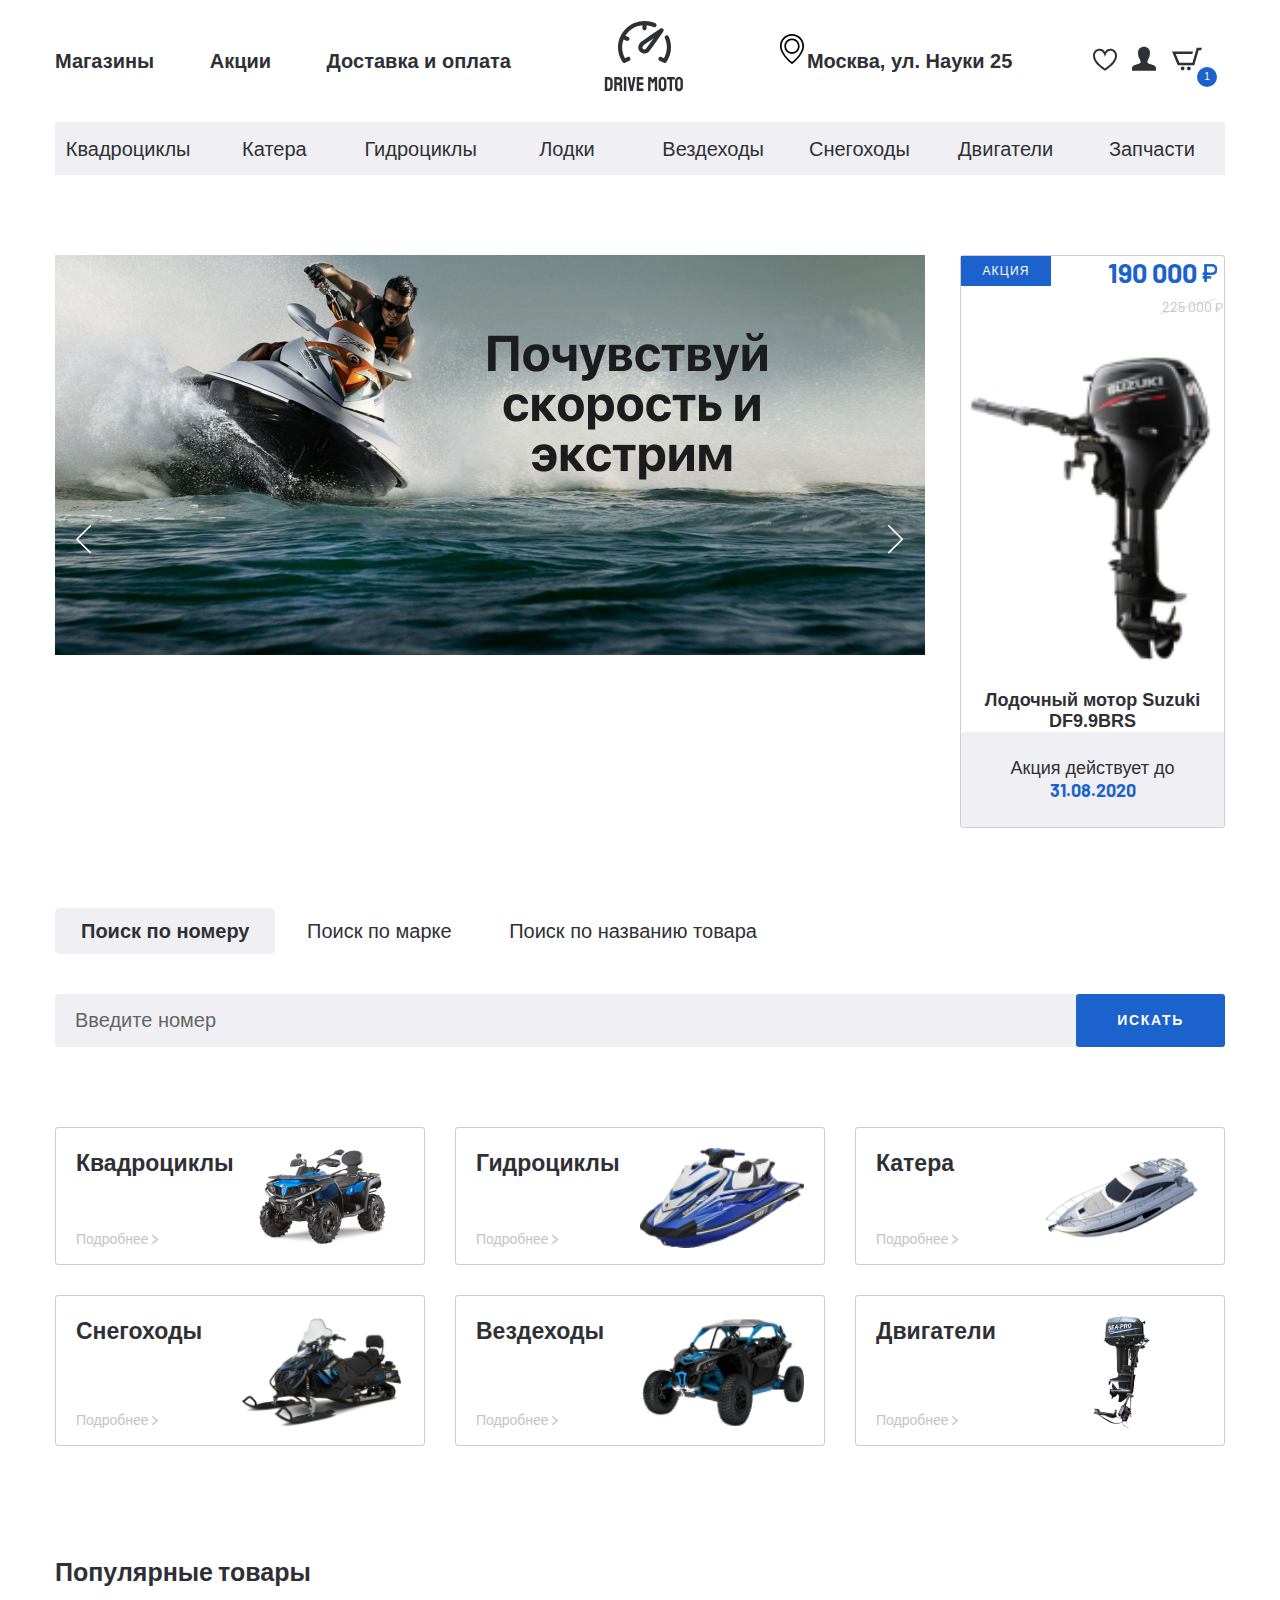
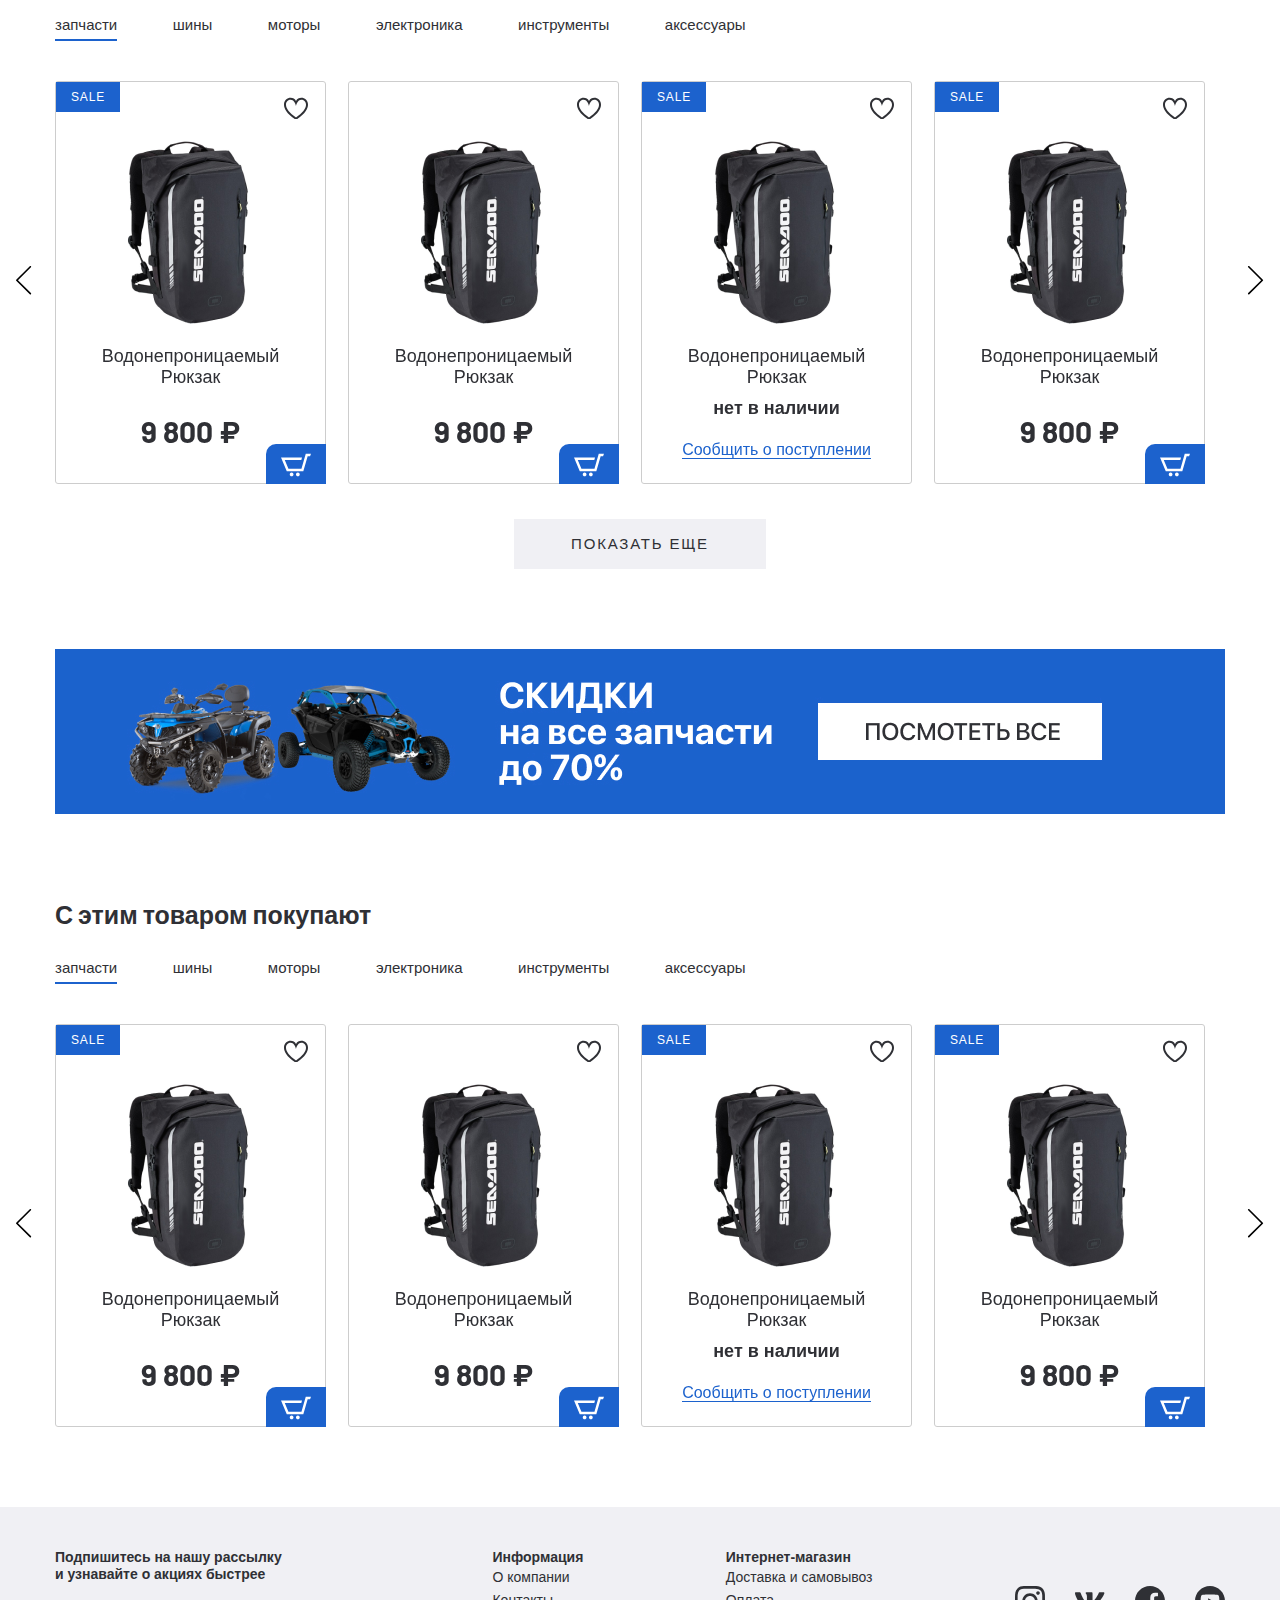
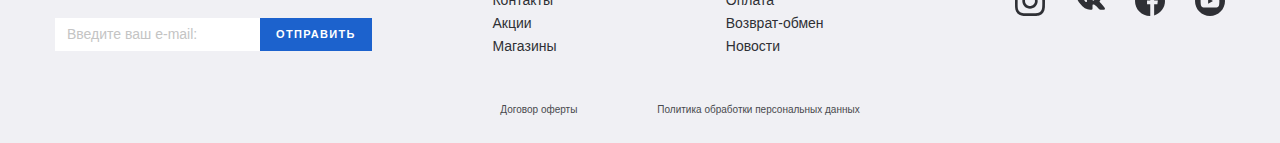
<file: index.html>
<!DOCTYPE html>
<html lang="en">

<head>
  <meta charset="UTF-8">
  <meta name="viewport" content="width=device-width, initial-scale=1.0">
  <meta http-equiv="X-UA-Compatible" content="ie=edge">
  <title>Document</title>
  <link rel="stylesheet" href="css/normalize.css">
  <link rel="stylesheet" href="css/slick.css">
  <link rel="stylesheet" href="css/jquery.formstyler.css">
  <link rel="stylesheet" href="css/jquery.formstyler.theme.css">
  <link rel="stylesheet" href="css/ion.rangeSlider.min.css">
  <link rel="stylesheet" href="css/jquery.rateyo.min.css">
  <link rel="stylesheet" href="css/fonts.css">
  <link href="https://fonts.googleapis.com/css2?family=Barlow:wght@400;700&display=swap" rel="stylesheet">
  <link rel="stylesheet" href="css/style.css">
  <link rel="stylesheet" href="css/media.css">
</head>

<body>
  <header class="header">
    <div class="header__top">
      <div class="container">
        <div class="header__top-inner">
          <button class="menu__btn">
            <div class="menu__btn-line"></div>
            <div class="menu__btn-line"></div>
            <div class="menu__btn-line"></div>
          </button>
          <nav class="menu">
            <ul class="menu__list">
              <li class="menu__list-item">
                <a href="" class="menu__link">Магазины</a>
              </li>
              <li class="menu__list-item">
                <a href="" class="menu__link">Акции</a>
              </li>
              <li class="menu__list-item">
                <a href="" class="menu__link">Доставка и оплата</a>
              </li>
            </ul>
          </nav>
          <a class="logo" href="#">
            <img class="logo__img" src="images/logo.svg" alt="">
          </a>
          <div class="header__box">
            <p class="header__adress">
              Москва, ул. Науки 25
            </p>
            <ul class="user__list">
              <li class="user__list-item">
                <a href="" class="user__link">
                  <img src="images/heart.svg" alt="">
                </a>
              </li>
              <li class="user__list-item">
                <a href="" class="user__link">
                  <img src="images/user.svg" alt="">
                </a>
              </li>
              <li class="user__list-item basket">
                <a href="" class="user__link">
                  <img src="images/basket.svg" alt="">
                  <p class="basket__num">1</p>
                </a>
              </li>
            </ul>
          </div>
        </div>
        <div class="mobile__menuwrapper">
          <ul class="mobile__menu">
            <li class="menu__list-item">
              <a href="" class="menu__link">Магазины</a>
            </li>
            <li class="menu__list-item">
              <a href="" class="menu__link">Акции</a>
            </li>
            <li class="menu__list-item">
              <a href="" class="menu__link">Доставка и оплата</a>
            </li>
          </ul>
        </div>
        <ul class="menu__gamburger-list">
          <li class="menu__gamburger-item">
            <img class="menu__gamburger-img" src="images/user.svg">
            <a href="#" class="menu__gamburger-link">Войти</a>
          </li>
          <li class="menu__gamburger-item">
            <img class="menu__gamburger-img" src="images/user.svg">
            <a href="#" class="menu__gamburger-link">Регистрация</a>
          </li>
          <li class="menu__gamburger-item">
            <img class="menu__gamburger-img" src="images/heart.svg">
            <a href="#" class="menu__gamburger-link">Избранное</a>
          </li>
          <li class="menu__gamburger-item">
            <img class="menu__gamburger-img" src="images/basket.svg">
            <a href="#" class="menu__gamburger-link">Корзина</a>
          </li>
          <li class="menu__gamburger-item">
            <img class="menu__gamburger-img" src="images/home.svg">
            <a href="#" class="menu__gamburger-link">Магазины</a>
          </li>
          <li class="menu__gamburger-item">
            <img class="menu__gamburger-img" src="images/procent.svg">
            <a href="#" class="menu__gamburger-link">Акции</a>
          </li>
          <li class="menu__gamburger-item">
            <img class="menu__gamburger-img" src="images/box.svg">
            <a href="#" class="menu__gamburger-link">Квадроциклы</a>
          </li>
          <li class="menu__gamburger-item">
            <a href="#" class="menu__gamburger-link">Катера</a>
          </li>
          <li class="menu__gamburger-item">
            <a href="#" class="menu__gamburger-link">Гидроциклы</a>
          </li>
          <li class="menu__gamburger-item">
            <a href="#" class="menu__gamburger-link">Лодки</a>
          </li>
          <li class="menu__gamburger-item">
            <a href="#" class="menu__gamburger-link">Вездеходы</a>
          </li>
          <li class="menu__gamburger-item">
            <a href="#" class="menu__gamburger-link">Снегоходы</a>
          </li>
          <li class="menu__gamburger-item">
            <a href="#" class="menu__gamburger-link">Двигатели</a>
          </li>
          <li class="menu__gamburger-item">
            <a href="#" class="menu__gamburger-link">Запчасти</a>
          </li>
          <p class="menu__gamburger-text">
            Москва,
            ул. Науки 25
          </p>
        </ul>
      </div>
    </div>
 <div class="header__bottom">
      <div class="container">
        <ul class="menu__categories">
          <li class="menu__categories-item">
            <a href="" class="menu__categories-link">Квадроциклы</a>
          </li>
          <li class="menu__categories-item">
            <a href="" class="menu__categories-link">Катера</a>
          </li>
          <li class="menu__categories-item">
            <a href="" class="menu__categories-link">Гидроциклы</a>
          </li>
          <li class="menu__categories-item">
            <a href="" class="menu__categories-link">Лодки</a>
          </li>
          <li class="menu__categories-item">
            <a href="" class="menu__categories-link">Вездеходы</a>
          </li>
          <li class="menu__categories-item">
            <a href="" class="menu__categories-link">Снегоходы</a>
          </li>
          <li class="menu__categories-item">
            <a href="" class="menu__categories-link">Двигатели</a>
          </li>
          <li class="menu__categories-item">
            <a href="" class="menu__categories-link">Запчасти</a>
          </li>
        </ul>
      </div>
    </div>
  </header>

   <section class="banner-section page-section">
    <div class="container">
      <div class="banner-section__inner">
        <div class="banner-section__slider">
          <a class="banner-section__slider-item" href="#">
            <img class="banner-section__slider-img" src="images/banner-slider.jpg" alt="">
          </a>
          <a class="banner-section__slider-item" href="#">
            <img class="banner-section__slider-img" src="images/banner-slider.jpg" alt="">
          </a>
          <a class="banner-section__slider-item" href="#">
            <img class="banner-section__slider-img" src="images/banner-slider.jpg" alt="">
          </a>
          <a class="banner-section__slider-item" href="#">
            <img class="banner-section__slider-img" src="images/banner-slider.jpg" alt="">
          </a>
          <a class="banner-section__slider-item" href="#">
            <img class="banner-section__slider-img" src="images/banner-slider.jpg" alt="">
          </a>
          <a class="banner-section__slider-item" href="#">
            <img class="banner-section__slider-img" src="images/banner-slider.jpg" alt="">
          </a>
        </div>
        <div class="banner-section__item sale-item">
          <div class="sale-item__top">
            <div class="sale-item__info">
              акция
            </div>
            <div class="price sale-item__price">
              <div class="sale-item__price-new">
                190 000
              </div>
              <div class="sale-item__price-old">
                225 000
              </div>
            </div>
          </div>
          <img class="sale-item__img" src="images/sale-item.jpg" alt="">
          <div class="sale-item__title">
            Лодочный мотор Suzuki DF9.9BRS
          </div>
          <div class="sale-item__footer">
            Акция действует до
            <span>31.08.2020</span>
          </div>
        </div>
      </div>
    </div>
  </section>
    
  <section class="search page-section">
    <div class="container">
      <div class="search__inner">
        <div class="search__tabs tabs__wrapper">
          <div class="mobile-overflow">
            <a class="tab search__tabs-item tab--active" href="#search-tab-1">
              Поиск по номеру
            </a>
            <a class="tab search__tabs-item" href="#search-tab-2">
              Поиск по марке
            </a>
            <a class="tab search__tabs-item" href="#search-tab-3">
              Поиск по названию товара
            </a>
          </div>
        </div>
        <div class="search__content">
          <div class="tabs-content search__content-item tabs-content--active" id="search-tab-1">
            <form class="search__content-form">
              <input class="search__content-input" type="text" placeholder="Введите номер">
              <button class="search__content-btn" type="submit">
                искать
              </button>
            </form>
          </div>
          <div class="tabs-content search__content-item" id="search-tab-2">
            <form class="search__content-form">
              <input class="search__content-input" type="text" placeholder="Введите марку">
              <button class="search__content-btn" type="submit">
                искать
              </button>
            </form>
          </div>
          <div class="tabs-content search__content-item" id="search-tab-3">
            <form class="search__content-form">
              <input class="search__content-input" type="text" placeholder="Введите название товара">
              <button class="search__content-btn" type="submit">
                искать
              </button>
            </form>
          </div>
        </div>
      </div>
    </div>
  </section>

  <section class="categories page-section">
    <div class="container">
      <div class="categories__inner">
        <a class="categories__item">
          <div class="categories__item-info">
            <h4 class="categories__item-title">Квадроциклы</h4>
            <p class="categories__item-text">Подробнее</p>
          </div>
          <div class="categories__item-img">
            <img src="images/categories-img-1.png" alt="">
          </div>
        </a>
        <a class="categories__item">
          <div class="categories__item-info">
            <h4 class="categories__item-title">Гидроциклы</h4>
            <p class="categories__item-text">Подробнее</p>
          </div>
          <div class="categories__item-img">
            <img src="images/categories-img-2.png" alt="">
          </div>
        </a>
        <a class="categories__item">
          <div class="categories__item-info">
            <h4 class="categories__item-title">Катера</h4>
            <p class="categories__item-text">Подробнее</p>
          </div>
          <div class="categories__item-img">
            <img src="images/categories-img-3.png" alt="">
          </div>
        </a>
        <a class="categories__item">
          <div class="categories__item-info">
            <h4 class="categories__item-title">Снегоходы</h4>
            <p class="categories__item-text">Подробнее</p>
          </div>
          <div class="categories__item-img">
            <img src="images/categories-img-4.png" alt="">
          </div>
        </a>
        <a class="categories__item">
          <div class="categories__item-info">
            <h4 class="categories__item-title">Вездеходы</h4>
            <p class="categories__item-text">Подробнее</p>
          </div>
          <div class="categories__item-img">
            <img src="images/categories-img-5.png" alt="">
          </div>
        </a>
        <a class="categories__item">
          <div class="categories__item-info">
            <h4 class="categories__item-title">Двигатели</h4>
            <p class="categories__item-text">Подробнее</p>
          </div>
          <div class="categories__item-img">
            <img src="images/categories-img-6.png" alt="">
          </div>
        </a>
      </div>
    </div>
  </section>

  <section class="products page-section">
    <div class="container">
      <div class="products__inner">
        <h3 class="products__title">
          Популярные товары
        </h3>
        <div class="tabs__wrapper">
          <div class="tabs products__tabs mobile-overflow">
            <a class="tab products__tab tab--active" href="#products-tab-1">запчасти</a>
            <a class="tab products__tab" href="#products-tab-2">шины</a>
            <a class="tab products__tab" href="#products-tab-3">моторы</a>
            <a class="tab products__tab" href="#products-tab-4">электроника</a>
            <a class="tab products__tab" href="#products-tab-5">инструменты</a>
            <a class="tab products__tab" href="#products-tab-6">аксессуары</a>
          </div>
        </div>
        <div class="tabs-container products__container">
          <div id="products-tab-1" class="tabs-content products__content tabs-content--active">
            <div class="products-slider">
              <div class="products-slider__item">
                <div class="products-item__wrapper">
                  <a class="products-item__notify-link" href="#">
                    <span>Сообщить о поступлении</span>
                  </a>
                  <button class="products-item__favorite">
                  </button>
                  <button class="products-item__basket">
                    <img src="images/products-basket.svg" alt="">
                  </button>
                  <a class="products-item product-item--sale" href="#">
                    <p class="products-item__hover-item">
                      посмотреть товар
                    </p>
                    <img class="products-item__img" src="images/products-img-1.png" alt="">
                    <h4 class="products-item__title">Водонепроницаемый
                      Рюкзак</h4>
                    <p class="price products-item__price">9 800 ₽</p>
                    <p class="products-item__notify-text">нет в наличии</p>
                  </a>
                </div>
              </div>
              <div class="products-slider__item">
                <div class="products-item__wrapper">
                  <a class="products-item__notify-link" href="#">
                    <span>Сообщить о поступлении</span>
                  </a>
                  <button class="products-item__favorite">
                  </button>
                  <button class="products-item__basket">
                    <img src="images/products-basket.svg" alt="">
                  </button>
                  <a class="products-item" href="#">
                    <p class="products-item__hover-item">
                      посмотреть товар
                    </p>
                    <img class="products-item__img" src="images/products-img-1.png" alt="">
                    <h4 class="products-item__title">Водонепроницаемый
                      Рюкзак</h4>
                    <p class="price products-item__price">9 800 ₽</p>
                    <p class="products-item__notify-text">нет в наличии</p>
                  </a>
                </div>
              </div>
              <div class="products-slider__item">
                <div class="products-item__wrapper products-item__not-available">
                  <a class="products-item__notify-link" href="#">
                    <span>Сообщить о поступлении</span>
                  </a>
                  <button class="products-item__favorite">
                  </button>
                  <button class="products-item__basket">
                    <img src="images/products-basket.svg" alt="">
                  </button>
                  <a class="products-item product-item--sale" href="#">
                    <p class="products-item__hover-item">
                      посмотреть товар
                    </p>
                    <img class="products-item__img" src="images/products-img-1.png" alt="">
                    <h4 class="products-item__title">Водонепроницаемый
                      Рюкзак</h4>
                    <p class="price products-item__price">9 800 ₽</p>
                    <p class="products-item__notify-text">нет в наличии</p>
                  </a>
                </div>
              </div>
              <div class="products-slider__item">
                <div class="products-item__wrapper">
                  <a class="products-item__notify-link" href="#">
                    <span>Сообщить о поступлении</span>
                  </a>
                  <button class="products-item__favorite">
                  </button>
                  <button class="products-item__basket">
                    <img src="images/products-basket.svg" alt="">
                  </button>
                  <a class="products-item product-item--sale" href="#">
                    <p class="products-item__hover-item">
                      посмотреть товар
                    </p>
                    <img class="products-item__img" src="images/products-img-1.png" alt="">
                    <h4 class="products-item__title">Водонепроницаемый
                      Рюкзак</h4>
                    <p class="price products-item__price">9 800 ₽</p>
                    <p class="products-item__notify-text">нет в наличии</p>
                  </a>
                </div>
              </div>
              <div class="products-slider__item">
                <div class="products-item__wrapper products-item__not-available">
                  <a class="products-item__notify-link" href="#">
                    <span>Сообщить о поступлении</span>
                  </a>
                  <button class="products-item__favorite">
                  </button>
                  <button class="products-item__basket">
                    <img src="images/products-basket.svg" alt="">
                  </button>
                  <a class="products-item product-item--sale" href="#">
                    <p class="products-item__hover-item">
                      посмотреть товар
                    </p>
                    <img class="products-item__img" src="images/products-img-1.png" alt="">
                    <h4 class="products-item__title">Водонепроницаемый
                      Рюкзак</h4>
                    <p class="price products-item__price">9 800 ₽</p>
                    <p class="products-item__notify-text">нет в наличии</p>
                  </a>
                </div>
              </div>
            </div>
          </div>
          <div id="products-tab-2" class="tabs-content products__content">
            <div class="products-slider">
              <div class="products-slider__item">
                <div class="products-item__wrapper">
                  <a class="products-item__notify-link" href="#">
                    <span>Сообщить о поступлении</span>
                  </a>
                  <button class="products-item__favorite">
                  </button>
                  <button class="products-item__basket">
                    <img src="images/products-basket.svg" alt="">
                  </button>
                  <a class="products-item product-item--sale" href="#">
                    <p class="products-item__hover-item">
                      посмотреть товар
                    </p>
                    <img class="products-item__img" src="images/products-img-1.png" alt="">
                    <h4 class="products-item__title">Водонепроницаемый
                      Рюкзак</h4>
                    <p class="price products-item__price">9 800 ₽</p>
                    <p class="products-item__notify-text">нет в наличии</p>
                  </a>
                </div>
              </div>
              <div class="products-slider__item">
                <div class="products-item__wrapper">
                  <a class="products-item__notify-link" href="#">
                    <span>Сообщить о поступлении</span>
                  </a>
                  <button class="products-item__favorite">
                  </button>
                  <button class="products-item__basket">
                    <img src="images/products-basket.svg" alt="">
                  </button>
                  <a class="products-item" href="#">
                    <p class="products-item__hover-item">
                      посмотреть товар
                    </p>
                    <img class="products-item__img" src="images/products-img-1.png" alt="">
                    <h4 class="products-item__title">Водонепроницаемый
                      Рюкзак</h4>
                    <p class="price products-item__price">9 800 ₽</p>
                    <p class="products-item__notify-text">нет в наличии</p>
                  </a>
                </div>
              </div>
              <div class="products-slider__item">
                <div class="products-item__wrapper products-item__not-available">
                  <a class="products-item__notify-link" href="#">
                    <span>Сообщить о поступлении</span>
                  </a>
                  <button class="products-item__favorite">
                  </button>
                  <button class="products-item__basket">
                    <img src="images/products-basket.svg" alt="">
                  </button>
                  <a class="products-item product-item--sale" href="#">
                    <p class="products-item__hover-item">
                      посмотреть товар
                    </p>
                    <img class="products-item__img" src="images/products-img-1.png" alt="">
                    <h4 class="products-item__title">Водонепроницаемый
                      Рюкзак</h4>
                    <p class="price products-item__price">9 800 ₽</p>
                    <p class="products-item__notify-text">нет в наличии</p>
                  </a>
                </div>
              </div>
              <div class="products-slider__item">
                <div class="products-item__wrapper">
                  <a class="products-item__notify-link" href="#">
                    <span>Сообщить о поступлении</span>
                  </a>
                  <button class="products-item__favorite">
                  </button>
                  <button class="products-item__basket">
                    <img src="images/products-basket.svg" alt="">
                  </button>
                  <a class="products-item product-item--sale" href="#">
                    <p class="products-item__hover-item">
                      посмотреть товар
                    </p>
                    <img class="products-item__img" src="images/products-img-1.png" alt="">
                    <h4 class="products-item__title">Водонепроницаемый
                      Рюкзак</h4>
                    <p class="price products-item__price">9 800 ₽</p>
                    <p class="products-item__notify-text">нет в наличии</p>
                  </a>
                </div>
              </div>
              <div class="products-slider__item">
                <div class="products-item__wrapper products-item__not-available">
                  <a class="products-item__notify-link" href="#">
                    <span>Сообщить о поступлении</span>
                  </a>
                  <button class="products-item__favorite">
                  </button>
                  <button class="products-item__basket">
                    <img src="images/products-basket.svg" alt="">
                  </button>
                  <a class="products-item product-item--sale" href="#">
                    <p class="products-item__hover-item">
                      посмотреть товар
                    </p>
                    <img class="products-item__img" src="images/products-img-1.png" alt="">
                    <h4 class="products-item__title">Водонепроницаемый
                      Рюкзак</h4>
                    <p class="price products-item__price">9 800 ₽</p>
                    <p class="products-item__notify-text">нет в наличии</p>
                  </a>
                </div>
              </div>
            </div>
          </div>
          <div id="products-tab-3" class="tabs-content products__content">
            <div class="products-slider">
              <div class="products-slider__item">
                <div class="products-item__wrapper">
                  <a class="products-item__notify-link" href="#">
                    <span>Сообщить о поступлении</span>
                  </a>
                  <button class="products-item__favorite">
                  </button>
                  <button class="products-item__basket">
                    <img src="images/products-basket.svg" alt="">
                  </button>
                  <a class="products-item product-item--sale" href="#">
                    <p class="products-item__hover-item">
                      посмотреть товар
                    </p>
                    <img class="products-item__img" src="images/products-img-1.png" alt="">
                    <h4 class="products-item__title">Водонепроницаемый
                      Рюкзак</h4>
                    <p class="price products-item__price">9 800 ₽</p>
                    <p class="products-item__notify-text">нет в наличии</p>
                  </a>
                </div>
              </div>
              <div class="products-slider__item">
                <div class="products-item__wrapper">
                  <a class="products-item__notify-link" href="#">
                    <span>Сообщить о поступлении</span>
                  </a>
                  <button class="products-item__favorite">
                  </button>
                  <button class="products-item__basket">
                    <img src="images/products-basket.svg" alt="">
                  </button>
                  <a class="products-item" href="#">
                    <p class="products-item__hover-item">
                      посмотреть товар
                    </p>
                    <img class="products-item__img" src="images/products-img-1.png" alt="">
                    <h4 class="products-item__title">Водонепроницаемый
                      Рюкзак</h4>
                    <p class="price products-item__price">9 800 ₽</p>
                    <p class="products-item__notify-text">нет в наличии</p>
                  </a>
                </div>
              </div>
              <div class="products-slider__item">
                <div class="products-item__wrapper products-item__not-available">
                  <a class="products-item__notify-link" href="#">
                    <span>Сообщить о поступлении</span>
                  </a>
                  <button class="products-item__favorite">
                  </button>
                  <button class="products-item__basket">
                    <img src="images/products-basket.svg" alt="">
                  </button>
                  <a class="products-item product-item--sale" href="#">
                    <p class="products-item__hover-item">
                      посмотреть товар
                    </p>
                    <img class="products-item__img" src="images/products-img-1.png" alt="">
                    <h4 class="products-item__title">Водонепроницаемый
                      Рюкзак</h4>
                    <p class="price products-item__price">9 800 ₽</p>
                    <p class="products-item__notify-text">нет в наличии</p>
                  </a>
                </div>
              </div>
              <div class="products-slider__item">
                <div class="products-item__wrapper">
                  <a class="products-item__notify-link" href="#">
                    <span>Сообщить о поступлении</span>
                  </a>
                  <button class="products-item__favorite">
                  </button>
                  <button class="products-item__basket">
                    <img src="images/products-basket.svg" alt="">
                  </button>
                  <a class="products-item product-item--sale" href="#">
                    <p class="products-item__hover-item">
                      посмотреть товар
                    </p>
                    <img class="products-item__img" src="images/products-img-1.png" alt="">
                    <h4 class="products-item__title">Водонепроницаемый
                      Рюкзак</h4>
                    <p class="price products-item__price">9 800 ₽</p>
                    <p class="products-item__notify-text">нет в наличии</p>
                  </a>
                </div>
              </div>
              <div class="products-slider__item">
                <div class="products-item__wrapper products-item__not-available">
                  <a class="products-item__notify-link" href="#">
                    <span>Сообщить о поступлении</span>
                  </a>
                  <button class="products-item__favorite">
                  </button>
                  <button class="products-item__basket">
                    <img src="images/products-basket.svg" alt="">
                  </button>
                  <a class="products-item product-item--sale" href="#">
                    <p class="products-item__hover-item">
                      посмотреть товар
                    </p>
                    <img class="products-item__img" src="images/products-img-1.png" alt="">
                    <h4 class="products-item__title">Водонепроницаемый
                      Рюкзак</h4>
                    <p class="price products-item__price">9 800 ₽</p>
                    <p class="products-item__notify-text">нет в наличии</p>
                  </a>
                </div>
              </div>
            </div>
          </div>
          <div id="products-tab-4" class="tabs-content products__content">
            <div class="products-slider">
              <div class="products-slider__item">
                <div class="products-item__wrapper">
                  <a class="products-item__notify-link" href="#">
                    <span>Сообщить о поступлении</span>
                  </a>
                  <button class="products-item__favorite">
                  </button>
                  <button class="products-item__basket">
                    <img src="images/products-basket.svg" alt="">
                  </button>
                  <a class="products-item product-item--sale" href="#">
                    <p class="products-item__hover-item">
                      посмотреть товар
                    </p>
                    <img class="products-item__img" src="images/products-img-1.png" alt="">
                    <h4 class="products-item__title">Водонепроницаемый
                      Рюкзак</h4>
                    <p class="price products-item__price">9 800 ₽</p>
                    <p class="products-item__notify-text">нет в наличии</p>
                  </a>
                </div>
              </div>
              <div class="products-slider__item">
                <div class="products-item__wrapper">
                  <a class="products-item__notify-link" href="#">
                    <span>Сообщить о поступлении</span>
                  </a>
                  <button class="products-item__favorite">
                  </button>
                  <button class="products-item__basket">
                    <img src="images/products-basket.svg" alt="">
                  </button>
                  <a class="products-item" href="#">
                    <p class="products-item__hover-item">
                      посмотреть товар
                    </p>
                    <img class="products-item__img" src="images/products-img-1.png" alt="">
                    <h4 class="products-item__title">Водонепроницаемый
                      Рюкзак</h4>
                    <p class="price products-item__price">9 800 ₽</p>
                    <p class="products-item__notify-text">нет в наличии</p>
                  </a>
                </div>
              </div>
              <div class="products-slider__item">
                <div class="products-item__wrapper products-item__not-available">
                  <a class="products-item__notify-link" href="#">
                    <span>Сообщить о поступлении</span>
                  </a>
                  <button class="products-item__favorite">
                  </button>
                  <button class="products-item__basket">
                    <img src="images/products-basket.svg" alt="">
                  </button>
                  <a class="products-item product-item--sale" href="#">
                    <p class="products-item__hover-item">
                      посмотреть товар
                    </p>
                    <img class="products-item__img" src="images/products-img-1.png" alt="">
                    <h4 class="products-item__title">Водонепроницаемый
                      Рюкзак</h4>
                    <p class="price products-item__price">9 800 ₽</p>
                    <p class="products-item__notify-text">нет в наличии</p>
                  </a>
                </div>
              </div>
              <div class="products-slider__item">
                <div class="products-item__wrapper">
                  <a class="products-item__notify-link" href="#">
                    <span>Сообщить о поступлении</span>
                  </a>
                  <button class="products-item__favorite">
                  </button>
                  <button class="products-item__basket">
                    <img src="images/products-basket.svg" alt="">
                  </button>
                  <a class="products-item product-item--sale" href="#">
                    <p class="products-item__hover-item">
                      посмотреть товар
                    </p>
                    <img class="products-item__img" src="images/products-img-1.png" alt="">
                    <h4 class="products-item__title">Водонепроницаемый
                      Рюкзак</h4>
                    <p class="price products-item__price">9 800 ₽</p>
                    <p class="products-item__notify-text">нет в наличии</p>
                  </a>
                </div>
              </div>
              <div class="products-slider__item">
                <div class="products-item__wrapper products-item__not-available">
                  <a class="products-item__notify-link" href="#">
                    <span>Сообщить о поступлении</span>
                  </a>
                  <button class="products-item__favorite">
                  </button>
                  <button class="products-item__basket">
                    <img src="images/products-basket.svg" alt="">
                  </button>
                  <a class="products-item product-item--sale" href="#">
                    <p class="products-item__hover-item">
                      посмотреть товар
                    </p>
                    <img class="products-item__img" src="images/products-img-1.png" alt="">
                    <h4 class="products-item__title">Водонепроницаемый
                      Рюкзак</h4>
                    <p class="price products-item__price">9 800 ₽</p>
                    <p class="products-item__notify-text">нет в наличии</p>
                  </a>
                </div>
              </div>
            </div>
          </div>
          <div id="products-tab-5" class="tabs-content products__content">
            <div class="products-slider">
              <div class="products-slider__item">
                <div class="products-item__wrapper">
                  <a class="products-item__notify-link" href="#">
                    <span>Сообщить о поступлении</span>
                  </a>
                  <button class="products-item__favorite">
                  </button>
                  <button class="products-item__basket">
                    <img src="images/products-basket.svg" alt="">
                  </button>
                  <a class="products-item product-item--sale" href="#">
                    <p class="products-item__hover-item">
                      посмотреть товар
                    </p>
                    <img class="products-item__img" src="images/products-img-1.png" alt="">
                    <h4 class="products-item__title">Водонепроницаемый
                      Рюкзак</h4>
                    <p class="price products-item__price">9 800 ₽</p>
                    <p class="products-item__notify-text">нет в наличии</p>
                  </a>
                </div>
              </div>
              <div class="products-slider__item">
                <div class="products-item__wrapper">
                  <a class="products-item__notify-link" href="#">
                    <span>Сообщить о поступлении</span>
                  </a>
                  <button class="products-item__favorite">
                  </button>
                  <button class="products-item__basket">
                    <img src="images/products-basket.svg" alt="">
                  </button>
                  <a class="products-item" href="#">
                    <p class="products-item__hover-item">
                      посмотреть товар
                    </p>
                    <img class="products-item__img" src="images/products-img-1.png" alt="">
                    <h4 class="products-item__title">Водонепроницаемый
                      Рюкзак</h4>
                    <p class="price products-item__price">9 800 ₽</p>
                    <p class="products-item__notify-text">нет в наличии</p>
                  </a>
                </div>
              </div>
              <div class="products-slider__item">
                <div class="products-item__wrapper products-item__not-available">
                  <a class="products-item__notify-link" href="#">
                    <span>Сообщить о поступлении</span>
                  </a>
                  <button class="products-item__favorite">
                  </button>
                  <button class="products-item__basket">
                    <img src="images/products-basket.svg" alt="">
                  </button>
                  <a class="products-item product-item--sale" href="#">
                    <p class="products-item__hover-item">
                      посмотреть товар
                    </p>
                    <img class="products-item__img" src="images/products-img-1.png" alt="">
                    <h4 class="products-item__title">Водонепроницаемый
                      Рюкзак</h4>
                    <p class="price products-item__price">9 800 ₽</p>
                    <p class="products-item__notify-text">нет в наличии</p>
                  </a>
                </div>
              </div>
              <div class="products-slider__item">
                <div class="products-item__wrapper">
                  <a class="products-item__notify-link" href="#">
                    <span>Сообщить о поступлении</span>
                  </a>
                  <button class="products-item__favorite">
                  </button>
                  <button class="products-item__basket">
                    <img src="images/products-basket.svg" alt="">
                  </button>
                  <a class="products-item product-item--sale" href="#">
                    <p class="products-item__hover-item">
                      посмотреть товар
                    </p>
                    <img class="products-item__img" src="images/products-img-1.png" alt="">
                    <h4 class="products-item__title">Водонепроницаемый
                      Рюкзак</h4>
                    <p class="price products-item__price">9 800 ₽</p>
                    <p class="products-item__notify-text">нет в наличии</p>
                  </a>
                </div>
              </div>
              <div class="products-slider__item">
                <div class="products-item__wrapper products-item__not-available">
                  <a class="products-item__notify-link" href="#">
                    <span>Сообщить о поступлении</span>
                  </a>
                  <button class="products-item__favorite">
                  </button>
                  <button class="products-item__basket">
                    <img src="images/products-basket.svg" alt="">
                  </button>
                  <a class="products-item product-item--sale" href="#">
                    <p class="products-item__hover-item">
                      посмотреть товар
                    </p>
                    <img class="products-item__img" src="images/products-img-1.png" alt="">
                    <h4 class="products-item__title">Водонепроницаемый
                      Рюкзак</h4>
                    <p class="price products-item__price">9 800 ₽</p>
                    <p class="products-item__notify-text">нет в наличии</p>
                  </a>
                </div>
              </div>
            </div>
          </div>
          <div id="products-tab-6" class="tabs-content products__content">
            <div class="products-slider">
              <div class="products-slider__item">
                <div class="products-item__wrapper">
                  <a class="products-item__notify-link" href="#">
                    <span>Сообщить о поступлении</span>
                  </a>
                  <button class="products-item__favorite">
                  </button>
                  <button class="products-item__basket">
                    <img src="images/products-basket.svg" alt="">
                  </button>
                  <a class="products-item product-item--sale" href="#">
                    <p class="products-item__hover-item">
                      посмотреть товар
                    </p>
                    <img class="products-item__img" src="images/products-img-1.png" alt="">
                    <h4 class="products-item__title">Водонепроницаемый
                      Рюкзак</h4>
                    <p class="price products-item__price">9 800 ₽</p>
                    <p class="products-item__notify-text">нет в наличии</p>
                  </a>
                </div>
              </div>
              <div class="products-slider__item">
                <div class="products-item__wrapper">
                  <a class="products-item__notify-link" href="#">
                    <span>Сообщить о поступлении</span>
                  </a>
                  <button class="products-item__favorite">
                  </button>
                  <button class="products-item__basket">
                    <img src="images/products-basket.svg" alt="">
                  </button>
                  <a class="products-item" href="#">
                    <p class="products-item__hover-item">
                      посмотреть товар
                    </p>
                    <img class="products-item__img" src="images/products-img-1.png" alt="">
                    <h4 class="products-item__title">Водонепроницаемый
                      Рюкзак</h4>
                    <p class="price products-item__price">9 800 ₽</p>
                    <p class="products-item__notify-text">нет в наличии</p>
                  </a>
                </div>
              </div>
              <div class="products-slider__item">
                <div class="products-item__wrapper products-item__not-available">
                  <a class="products-item__notify-link" href="#">
                    <span>Сообщить о поступлении</span>
                  </a>
                  <button class="products-item__favorite">
                  </button>
                  <button class="products-item__basket">
                    <img src="images/products-basket.svg" alt="">
                  </button>
                  <a class="products-item product-item--sale" href="#">
                    <p class="products-item__hover-item">
                      посмотреть товар
                    </p>
                    <img class="products-item__img" src="images/products-img-1.png" alt="">
                    <h4 class="products-item__title">Водонепроницаемый
                      Рюкзак</h4>
                    <p class="price products-item__price">9 800 ₽</p>
                    <p class="products-item__notify-text">нет в наличии</p>
                  </a>
                </div>
              </div>
              <div class="products-slider__item">
                <div class="products-item__wrapper">
                  <a class="products-item__notify-link" href="#">
                    <span>Сообщить о поступлении</span>
                  </a>
                  <button class="products-item__favorite">
                  </button>
                  <button class="products-item__basket">
                    <img src="images/products-basket.svg" alt="">
                  </button>
                  <a class="products-item product-item--sale" href="#">
                    <p class="products-item__hover-item">
                      посмотреть товар
                    </p>
                    <img class="products-item__img" src="images/products-img-1.png" alt="">
                    <h4 class="products-item__title">Водонепроницаемый
                      Рюкзак</h4>
                    <p class="price products-item__price">9 800 ₽</p>
                    <p class="products-item__notify-text">нет в наличии</p>
                  </a>
                </div>
              </div>
              <div class="products-slider__item">
                <div class="products-item__wrapper products-item__not-available">
                  <a class="products-item__notify-link" href="#">
                    <span>Сообщить о поступлении</span>
                  </a>
                  <button class="products-item__favorite">
                  </button>
                  <button class="products-item__basket">
                    <img src="images/products-basket.svg" alt="">
                  </button>
                  <a class="products-item product-item--sale" href="#">
                    <p class="products-item__hover-item">
                      посмотреть товар
                    </p>
                    <img class="products-item__img" src="images/products-img-1.png" alt="">
                    <h4 class="products-item__title">Водонепроницаемый
                      Рюкзак</h4>
                    <p class="price products-item__price">9 800 ₽</p>
                    <p class="products-item__notify-text">нет в наличии</p>
                  </a>
                </div>
              </div>
            </div>
          </div>
        </div>
        <a class="products__item-more" href="#">Показать еще</a>
      </div>
    </div>
  </section>

  <div class="banner page-section">
    <div class="container">
      <a href="" class="banner__link">
        <img src="images/banner.jpg" alt="" class="banner__img">
      </a>
    </div>
  </div>

  <section class="products page-section">
    <div class="container">
      <div class="products__inner">
        <h3 class="products__title">
          С этим товаром покупают
        </h3>
        <div class="tabs__wrapper">
          <div class="tabs products__tabs mobile-overflow">
          <div class="tabs products__tabs mobile-overflow">
            <div class="tabs products__tabs mobile-overflow">
            <a class="tab products__tab tab--active" href="#popular-tab-1">запчасти</a>
            <a class="tab products__tab" href="#popular-tab-2">шины</a>
            <a class="tab products__tab" href="#popular-tab-3">моторы</a>
            <a class="tab products__tab" href="#popular-tab-4">электроника</a>
            <a class="tab products__tab" href="#popular-tab-5">инструменты</a>
            <a class="tab products__tab" href="#popular-tab-6">аксессуары</a>
          </div>
          <div class="tabs-container products__container">
            <div id="popular-tab-1" class="tabs-content products__content tabs-content--active">
              <div class="products-slider">
                <div class="products-slider__item">
                  <div class="products-item__wrapper">
                    <a class="products-item__notify-link" href="#">
                      <span>Сообщить о поступлении</span>
                    </a>
                    <button class="products-item__favorite">
                    </button>
                    <button class="products-item__basket">
                      <img src="images/products-basket.svg" alt="">
                    </button>
                    <a class="products-item product-item--sale" href="#">
                      <p class="products-item__hover-item">
                        посмотреть товар
                      </p>
                      <img class="products-item__img" src="images/products-img-1.png" alt="">
                      <h4 class="products-item__title">Водонепроницаемый
                        Рюкзак</h4>
                      <p class="price products-item__price">9 800 ₽</p>
                      <p class="products-item__notify-text">нет в наличии</p>
                    </a>
                  </div>
                </div>
                <div class="products-slider__item">
                  <div class="products-item__wrapper">
                    <a class="products-item__notify-link" href="#">
                      <span>Сообщить о поступлении</span>
                    </a>
                    <button class="products-item__favorite">
                    </button>
                    <button class="products-item__basket">
                      <img src="images/products-basket.svg" alt="">
                    </button>
                    <a class="products-item" href="#">
                      <p class="products-item__hover-item">
                        посмотреть товар
                      </p>
                      <img class="products-item__img" src="images/products-img-1.png" alt="">
                      <h4 class="products-item__title">Водонепроницаемый
                        Рюкзак</h4>
                      <p class="price products-item__price">9 800 ₽</p>
                      <p class="products-item__notify-text">нет в наличии</p>
                    </a>
                  </div>
                </div>
                <div class="products-slider__item">
                  <div class="products-item__wrapper products-item__not-available">
                    <a class="products-item__notify-link" href="#">
                      <span>Сообщить о поступлении</span>
                    </a>
                    <button class="products-item__favorite">
                    </button>
                    <button class="products-item__basket">
                      <img src="images/products-basket.svg" alt="">
                    </button>
                    <a class="products-item product-item--sale" href="#">
                      <p class="products-item__hover-item">
                        посмотреть товар
                      </p>
                      <img class="products-item__img" src="images/products-img-1.png" alt="">
                      <h4 class="products-item__title">Водонепроницаемый
                        Рюкзак</h4>
                      <p class="price products-item__price">9 800 ₽</p>
                      <p class="products-item__notify-text">нет в наличии</p>
                    </a>
                  </div>
                </div>
                <div class="products-slider__item">
                  <div class="products-item__wrapper">
                    <a class="products-item__notify-link" href="#">
                      <span>Сообщить о поступлении</span>
                    </a>
                    <button class="products-item__favorite">
                    </button>
                    <button class="products-item__basket">
                      <img src="images/products-basket.svg" alt="">
                    </button>
                    <a class="products-item product-item--sale" href="#">
                      <p class="products-item__hover-item">
                        посмотреть товар
                      </p>
                      <img class="products-item__img" src="images/products-img-1.png" alt="">
                      <h4 class="products-item__title">Водонепроницаемый
                        Рюкзак</h4>
                      <p class="price products-item__price">9 800 ₽</p>
                      <p class="products-item__notify-text">нет в наличии</p>
                    </a>
                  </div>
                </div>
                <div class="products-slider__item">
                  <div class="products-item__wrapper products-item__not-available">
                    <a class="products-item__notify-link" href="#">
                      <span>Сообщить о поступлении</span>
                    </a>
                    <button class="products-item__favorite">
                    </button>
                    <button class="products-item__basket">
                      <img src="images/products-basket.svg" alt="">
                    </button>
                    <a class="products-item product-item--sale" href="#">
                      <p class="products-item__hover-item">
                        посмотреть товар
                      </p>
                      <img class="products-item__img" src="images/products-img-1.png" alt="">
                      <h4 class="products-item__title">Водонепроницаемый
                        Рюкзак</h4>
                      <p class="price products-item__price">9 800 ₽</p>
                      <p class="products-item__notify-text">нет в наличии</p>
                    </a>
                  </div>
                </div>
              </div>
            </div>
            <div id="popular-tab-2" class="tabs-content products__content">
              <div class="products-slider">
                <div class="products-slider__item">
                  <div class="products-item__wrapper">
                    <a class="products-item__notify-link" href="#">
                      <span>Сообщить о поступлении</span>
                    </a>
                    <button class="products-item__favorite">
                    </button>
                    <button class="products-item__basket">
                      <img src="images/products-basket.svg" alt="">
                    </button>
                    <a class="products-item product-item--sale" href="#">
                      <p class="products-item__hover-item">
                        посмотреть товар
                      </p>
                      <img class="products-item__img" src="images/products-img-1.png" alt="">
                      <h4 class="products-item__title">Водонепроницаемый
                        Рюкзак</h4>
                      <p class="price products-item__price">9 800 ₽</p>
                      <p class="products-item__notify-text">нет в наличии</p>
                    </a>
                  </div>
                </div>
                <div class="products-slider__item">
                  <div class="products-item__wrapper">
                    <a class="products-item__notify-link" href="#">
                      <span>Сообщить о поступлении</span>
                    </a>
                    <button class="products-item__favorite">
                    </button>
                    <button class="products-item__basket">
                      <img src="images/products-basket.svg" alt="">
                    </button>
                    <a class="products-item" href="#">
                      <p class="products-item__hover-item">
                        посмотреть товар
                      </p>
                      <img class="products-item__img" src="images/products-img-1.png" alt="">
                      <h4 class="products-item__title">Водонепроницаемый
                        Рюкзак</h4>
                      <p class="price products-item__price">9 800 ₽</p>
                      <p class="products-item__notify-text">нет в наличии</p>
                    </a>
                  </div>
                </div>
                <div class="products-slider__item">
                  <div class="products-item__wrapper products-item__not-available">
                    <a class="products-item__notify-link" href="#">
                      <span>Сообщить о поступлении</span>
                    </a>
                    <button class="products-item__favorite">
                    </button>
                    <button class="products-item__basket">
                      <img src="images/products-basket.svg" alt="">
                    </button>
                    <a class="products-item product-item--sale" href="#">
                      <p class="products-item__hover-item">
                        посмотреть товар
                      </p>
                      <img class="products-item__img" src="images/products-img-1.png" alt="">
                      <h4 class="products-item__title">Водонепроницаемый
                        Рюкзак</h4>
                      <p class="price products-item__price">9 800 ₽</p>
                      <p class="products-item__notify-text">нет в наличии</p>
                    </a>
                  </div>
                </div>
                <div class="products-slider__item">
                  <div class="products-item__wrapper">
                    <a class="products-item__notify-link" href="#">
                      <span>Сообщить о поступлении</span>
                    </a>
                    <button class="products-item__favorite">
                    </button>
                    <button class="products-item__basket">
                      <img src="images/products-basket.svg" alt="">
                    </button>
                    <a class="products-item product-item--sale" href="#">
                      <p class="products-item__hover-item">
                        посмотреть товар
                      </p>
                      <img class="products-item__img" src="images/products-img-1.png" alt="">
                      <h4 class="products-item__title">Водонепроницаемый
                        Рюкзак</h4>
                      <p class="price products-item__price">9 800 ₽</p>
                      <p class="products-item__notify-text">нет в наличии</p>
                    </a>
                  </div>
                </div>
                <div class="products-slider__item">
                  <div class="products-item__wrapper products-item__not-available">
                    <a class="products-item__notify-link" href="#">
                      <span>Сообщить о поступлении</span>
                    </a>
                    <button class="products-item__favorite">
                    </button>
                    <button class="products-item__basket">
                      <img src="images/products-basket.svg" alt="">
                    </button>
                    <a class="products-item product-item--sale" href="#">
                      <p class="products-item__hover-item">
                        посмотреть товар
                      </p>
                      <img class="products-item__img" src="images/products-img-1.png" alt="">
                      <h4 class="products-item__title">Водонепроницаемый
                        Рюкзак</h4>
                      <p class="price products-item__price">9 800 ₽</p>
                      <p class="products-item__notify-text">нет в наличии</p>
                    </a>
                  </div>
                </div>
              </div>
            </div>
            <div id="popular-tab-3" class="tabs-content products__content">
              <div class="products-slider">
                <div class="products-slider__item">
                  <div class="products-item__wrapper">
                    <a class="products-item__notify-link" href="#">
                      <span>Сообщить о поступлении</span>
                    </a>
                    <button class="products-item__favorite">
                    </button>
                    <button class="products-item__basket">
                      <img src="images/products-basket.svg" alt="">
                    </button>
                    <a class="products-item product-item--sale" href="#">
                      <p class="products-item__hover-item">
                        посмотреть товар
                      </p>
                      <img class="products-item__img" src="images/products-img-1.png" alt="">
                      <h4 class="products-item__title">Водонепроницаемый
                        Рюкзак</h4>
                      <p class="price products-item__price">9 800 ₽</p>
                      <p class="products-item__notify-text">нет в наличии</p>
                    </a>
                  </div>
                </div>
                <div class="products-slider__item">
                  <div class="products-item__wrapper">
                    <a class="products-item__notify-link" href="#">
                      <span>Сообщить о поступлении</span>
                    </a>
                    <button class="products-item__favorite">
                    </button>
                    <button class="products-item__basket">
                      <img src="images/products-basket.svg" alt="">
                    </button>
                    <a class="products-item" href="#">
                      <p class="products-item__hover-item">
                        посмотреть товар
                      </p>
                      <img class="products-item__img" src="images/products-img-1.png" alt="">
                      <h4 class="products-item__title">Водонепроницаемый
                        Рюкзак</h4>
                      <p class="price products-item__price">9 800 ₽</p>
                      <p class="products-item__notify-text">нет в наличии</p>
                    </a>
                  </div>
                </div>
                <div class="products-slider__item">
                  <div class="products-item__wrapper products-item__not-available">
                    <a class="products-item__notify-link" href="#">
                      <span>Сообщить о поступлении</span>
                    </a>
                    <button class="products-item__favorite">
                    </button>
                    <button class="products-item__basket">
                      <img src="images/products-basket.svg" alt="">
                    </button>
                    <a class="products-item product-item--sale" href="#">
                      <p class="products-item__hover-item">
                        посмотреть товар
                      </p>
                      <img class="products-item__img" src="images/products-img-1.png" alt="">
                      <h4 class="products-item__title">Водонепроницаемый
                        Рюкзак</h4>
                      <p class="price products-item__price">9 800 ₽</p>
                      <p class="products-item__notify-text">нет в наличии</p>
                    </a>
                  </div>
                </div>
                <div class="products-slider__item">
                  <div class="products-item__wrapper">
                    <a class="products-item__notify-link" href="#">
                      <span>Сообщить о поступлении</span>
                    </a>
                    <button class="products-item__favorite">
                    </button>
                    <button class="products-item__basket">
                      <img src="images/products-basket.svg" alt="">
                    </button>
                    <a class="products-item product-item--sale" href="#">
                      <p class="products-item__hover-item">
                        посмотреть товар
                      </p>
                      <img class="products-item__img" src="images/products-img-1.png" alt="">
                      <h4 class="products-item__title">Водонепроницаемый
                        Рюкзак</h4>
                      <p class="price products-item__price">9 800 ₽</p>
                      <p class="products-item__notify-text">нет в наличии</p>
                    </a>
                  </div>
                </div>
                <div class="products-slider__item">
                  <div class="products-item__wrapper products-item__not-available">
                    <a class="products-item__notify-link" href="#">
                      <span>Сообщить о поступлении</span>
                    </a>
                    <button class="products-item__favorite">
                    </button>
                    <button class="products-item__basket">
                      <img src="images/products-basket.svg" alt="">
                    </button>
                    <a class="products-item product-item--sale" href="#">
                      <p class="products-item__hover-item">
                        посмотреть товар
                      </p>
                      <img class="products-item__img" src="images/products-img-1.png" alt="">
                      <h4 class="products-item__title">Водонепроницаемый
                        Рюкзак</h4>
                      <p class="price products-item__price">9 800 ₽</p>
                      <p class="products-item__notify-text">нет в наличии</p>
                    </a>
                  </div>
                </div>
              </div>
            </div>
            <div id="popular-tab-4" class="tabs-content products__content">
              <div class="products-slider">
                <div class="products-slider__item">
                  <div class="products-item__wrapper">
                    <a class="products-item__notify-link" href="#">
                      <span>Сообщить о поступлении</span>
                    </a>
                    <button class="products-item__favorite">
                    </button>
                    <button class="products-item__basket">
                      <img src="images/products-basket.svg" alt="">
                    </button>
                    <a class="products-item product-item--sale" href="#">
                      <p class="products-item__hover-item">
                        посмотреть товар
                      </p>
                      <img class="products-item__img" src="images/products-img-1.png" alt="">
                      <h4 class="products-item__title">Водонепроницаемый
                        Рюкзак</h4>
                      <p class="price products-item__price">9 800 ₽</p>
                      <p class="products-item__notify-text">нет в наличии</p>
                    </a>
                  </div>
                </div>
                <div class="products-slider__item">
                  <div class="products-item__wrapper">
                    <a class="products-item__notify-link" href="#">
                      <span>Сообщить о поступлении</span>
                    </a>
                    <button class="products-item__favorite">
                    </button>
                    <button class="products-item__basket">
                      <img src="images/products-basket.svg" alt="">
                    </button>
                    <a class="products-item" href="#">
                      <p class="products-item__hover-item">
                        посмотреть товар
                      </p>
                      <img class="products-item__img" src="images/products-img-1.png" alt="">
                      <h4 class="products-item__title">Водонепроницаемый
                        Рюкзак</h4>
                      <p class="price products-item__price">9 800 ₽</p>
                      <p class="products-item__notify-text">нет в наличии</p>
                    </a>
                  </div>
                </div>
                <div class="products-slider__item">
                  <div class="products-item__wrapper products-item__not-available">
                    <a class="products-item__notify-link" href="#">
                      <span>Сообщить о поступлении</span>
                    </a>
                    <button class="products-item__favorite">
                    </button>
                    <button class="products-item__basket">
                      <img src="images/products-basket.svg" alt="">
                    </button>
                    <a class="products-item product-item--sale" href="#">
                      <p class="products-item__hover-item">
                        посмотреть товар
                      </p>
                      <img class="products-item__img" src="images/products-img-1.png" alt="">
                      <h4 class="products-item__title">Водонепроницаемый
                        Рюкзак</h4>
                      <p class="price products-item__price">9 800 ₽</p>
                      <p class="products-item__notify-text">нет в наличии</p>
                    </a>
                  </div>
                </div>
                <div class="products-slider__item">
                  <div class="products-item__wrapper">
                    <a class="products-item__notify-link" href="#">
                      <span>Сообщить о поступлении</span>
                    </a>
                    <button class="products-item__favorite">
                    </button>
                    <button class="products-item__basket">
                      <img src="images/products-basket.svg" alt="">
                    </button>
                    <a class="products-item product-item--sale" href="#">
                      <p class="products-item__hover-item">
                        посмотреть товар
                      </p>
                      <img class="products-item__img" src="images/products-img-1.png" alt="">
                      <h4 class="products-item__title">Водонепроницаемый
                        Рюкзак</h4>
                      <p class="price products-item__price">9 800 ₽</p>
                      <p class="products-item__notify-text">нет в наличии</p>
                    </a>
                  </div>
                </div>
                <div class="products-slider__item">
                  <div class="products-item__wrapper products-item__not-available">
                    <a class="products-item__notify-link" href="#">
                      <span>Сообщить о поступлении</span>
                    </a>
                    <button class="products-item__favorite">
                    </button>
                    <button class="products-item__basket">
                      <img src="images/products-basket.svg" alt="">
                    </button>
                    <a class="products-item product-item--sale" href="#">
                      <p class="products-item__hover-item">
                        посмотреть товар
                      </p>
                      <img class="products-item__img" src="images/products-img-1.png" alt="">
                      <h4 class="products-item__title">Водонепроницаемый
                        Рюкзак</h4>
                      <p class="price products-item__price">9 800 ₽</p>
                      <p class="products-item__notify-text">нет в наличии</p>
                    </a>
                  </div>
                </div>
              </div>
            </div>
            <div id="popular-tab-5" class="tabs-content products__content">
              <div class="products-slider">
                <div class="products-slider__item">
                  <div class="products-item__wrapper">
                    <a class="products-item__notify-link" href="#">
                      <span>Сообщить о поступлении</span>
                    </a>
                    <button class="products-item__favorite">
                    </button>
                    <button class="products-item__basket">
                      <img src="images/products-basket.svg" alt="">
                    </button>
                    <a class="products-item product-item--sale" href="#">
                      <p class="products-item__hover-item">
                        посмотреть товар
                      </p>
                      <img class="products-item__img" src="images/products-img-1.png" alt="">
                      <h4 class="products-item__title">Водонепроницаемый
                        Рюкзак</h4>
                      <p class="price products-item__price">9 800 ₽</p>
                      <p class="products-item__notify-text">нет в наличии</p>
                    </a>
                  </div>
                </div>
                <div class="products-slider__item">
                  <div class="products-item__wrapper">
                    <a class="products-item__notify-link" href="#">
                      <span>Сообщить о поступлении</span>
                    </a>
                    <button class="products-item__favorite">
                    </button>
                    <button class="products-item__basket">
                      <img src="images/products-basket.svg" alt="">
                    </button>
                    <a class="products-item" href="#">
                      <p class="products-item__hover-item">
                        посмотреть товар
                      </p>
                      <img class="products-item__img" src="images/products-img-1.png" alt="">
                      <h4 class="products-item__title">Водонепроницаемый
                        Рюкзак</h4>
                      <p class="price products-item__price">9 800 ₽</p>
                      <p class="products-item__notify-text">нет в наличии</p>
                    </a>
                  </div>
                </div>
                <div class="products-slider__item">
                  <div class="products-item__wrapper products-item__not-available">
                    <a class="products-item__notify-link" href="#">
                      <span>Сообщить о поступлении</span>
                    </a>
                    <button class="products-item__favorite">
                    </button>
                    <button class="products-item__basket">
                      <img src="images/products-basket.svg" alt="">
                    </button>
                    <a class="products-item product-item--sale" href="#">
                      <p class="products-item__hover-item">
                        посмотреть товар
                      </p>
                      <img class="products-item__img" src="images/products-img-1.png" alt="">
                      <h4 class="products-item__title">Водонепроницаемый
                        Рюкзак</h4>
                      <p class="price products-item__price">9 800 ₽</p>
                      <p class="products-item__notify-text">нет в наличии</p>
                    </a>
                  </div>
                </div>
                <div class="products-slider__item">
                  <div class="products-item__wrapper">
                    <a class="products-item__notify-link" href="#">
                      <span>Сообщить о поступлении</span>
                    </a>
                    <button class="products-item__favorite">
                    </button>
                    <button class="products-item__basket">
                      <img src="images/products-basket.svg" alt="">
                    </button>
                    <a class="products-item product-item--sale" href="#">
                      <p class="products-item__hover-item">
                        посмотреть товар
                      </p>
                      <img class="products-item__img" src="images/products-img-1.png" alt="">
                      <h4 class="products-item__title">Водонепроницаемый
                        Рюкзак</h4>
                      <p class="price products-item__price">9 800 ₽</p>
                      <p class="products-item__notify-text">нет в наличии</p>
                    </a>
                  </div>
                </div>
                <div class="products-slider__item">
                  <div class="products-item__wrapper products-item__not-available">
                    <a class="products-item__notify-link" href="#">
                      <span>Сообщить о поступлении</span>
                    </a>
                    <button class="products-item__favorite">
                    </button>
                    <button class="products-item__basket">
                      <img src="images/products-basket.svg" alt="">
                    </button>
                    <a class="products-item product-item--sale" href="#">
                      <p class="products-item__hover-item">
                        посмотреть товар
                      </p>
                      <img class="products-item__img" src="images/products-img-1.png" alt="">
                      <h4 class="products-item__title">Водонепроницаемый
                        Рюкзак</h4>
                      <p class="price products-item__price">9 800 ₽</p>
                      <p class="products-item__notify-text">нет в наличии</p>
                    </a>
                  </div>
                </div>
              </div>
            </div>
            <div id="popular-tab-6" class="tabs-content products__content">
              <div class="products-slider">
                <div class="products-slider__item">
                  <div class="products-item__wrapper">
                    <a class="products-item__notify-link" href="#">
                      <span>Сообщить о поступлении</span>
                    </a>
                    <button class="products-item__favorite">
                    </button>
                    <button class="products-item__basket">
                      <img src="images/products-basket.svg" alt="">
                    </button>
                    <a class="products-item product-item--sale" href="#">
                      <p class="products-item__hover-item">
                        посмотреть товар
                      </p>
                      <img class="products-item__img" src="images/products-img-1.png" alt="">
                      <h4 class="products-item__title">Водонепроницаемый
                        Рюкзак</h4>
                      <p class="price products-item__price">9 800 ₽</p>
                      <p class="products-item__notify-text">нет в наличии</p>
                    </a>
                  </div>
                </div>
                <div class="products-slider__item">
                  <div class="products-item__wrapper">
                    <a class="products-item__notify-link" href="#">
                      <span>Сообщить о поступлении</span>
                    </a>
                    <button class="products-item__favorite">
                    </button>
                    <button class="products-item__basket">
                      <img src="images/products-basket.svg" alt="">
                    </button>
                    <a class="products-item" href="#">
                      <p class="products-item__hover-item">
                        посмотреть товар
                      </p>
                      <img class="products-item__img" src="images/products-img-1.png" alt="">
                      <h4 class="products-item__title">Водонепроницаемый
                        Рюкзак</h4>
                      <p class="price products-item__price">9 800 ₽</p>
                      <p class="products-item__notify-text">нет в наличии</p>
                    </a>
                  </div>
                </div>
                <div class="products-slider__item">
                  <div class="products-item__wrapper products-item__not-available">
                    <a class="products-item__notify-link" href="#">
                      <span>Сообщить о поступлении</span>
                    </a>
                    <button class="products-item__favorite">
                    </button>
                    <button class="products-item__basket">
                      <img src="images/products-basket.svg" alt="">
                    </button>
                    <a class="products-item product-item--sale" href="#">
                      <p class="products-item__hover-item">
                        посмотреть товар
                      </p>
                      <img class="products-item__img" src="images/products-img-1.png" alt="">
                      <h4 class="products-item__title">Водонепроницаемый
                        Рюкзак</h4>
                      <p class="price products-item__price">9 800 ₽</p>
                      <p class="products-item__notify-text">нет в наличии</p>
                    </a>
                  </div>
                </div>
                <div class="products-slider__item">
                  <div class="products-item__wrapper">
                    <a class="products-item__notify-link" href="#">
                      <span>Сообщить о поступлении</span>
                    </a>
                    <button class="products-item__favorite">
                    </button>
                    <button class="products-item__basket">
                      <img src="images/products-basket.svg" alt="">
                    </button>
                    <a class="products-item product-item--sale" href="#">
                      <p class="products-item__hover-item">
                        посмотреть товар
                      </p>
                      <img class="products-item__img" src="images/products-img-1.png" alt="">
                      <h4 class="products-item__title">Водонепроницаемый
                        Рюкзак</h4>
                      <p class="price products-item__price">9 800 ₽</p>
                      <p class="products-item__notify-text">нет в наличии</p>
                    </a>
                  </div>
                </div>
                <div class="products-slider__item">
                  <div class="products-item__wrapper products-item__not-available">
                    <a class="products-item__notify-link" href="#">
                      <span>Сообщить о поступлении</span>
                    </a>
                    <button class="products-item__favorite">
                    </button>
                    <button class="products-item__basket">
                      <img src="images/products-basket.svg" alt="">
                    </button>
                    <a class="products-item product-item--sale" href="#">
                      <p class="products-item__hover-item">
                        посмотреть товар
                      </p>
                      <img class="products-item__img" src="images/products-img-1.png" alt="">
                      <h4 class="products-item__title">Водонепроницаемый
                        Рюкзак</h4>
                      <p class="price products-item__price">9 800 ₽</p>
                      <p class="products-item__notify-text">нет в наличии</p>
                    </a>
                  </div>
                </div>
              </div>
            </div>
          </div>
        </div>
      </div>
    </div>
  </section>
  <footer class="footer">
    <div class="container">
      <div class="footer__inner">
        <div class="footer-top">
          <div class="footer-top__inner">
            <div class="footer-top__item">
              <h6 class="footer-top__title footer-top__title-sab">
                Подпишитесь на нашу рассылку и узнавайте о акциях быстрее
              </h6>
              <form class="footer-top__form" action="">
                <input class="footer-top__input" type="text" placeholder="Введите ваш e-mail:">
                <button class="footer-top__btn">
                  Отправить
                </button>
              </form>
            </div>
            <div class="footer-top__item">
              <h6 class="footer-top__title">
                Информация
              </h6>
              <ul class="footer-top__list">
                <li class="footer-top__list-item">
                  <a href="#">О компании</a>  
                </li>
                <li class="footer-top__list-item">
                  <a href="#">Контакты</a>  
                </li>
                <li class="footer-top__list-item">
                  <a href="#">Акции</a>  
                </li>
                <li class="footer-top__list-item">
                  <a href="#">Магазины</a>  
                </li>
              </ul>
            </div>
            <div class="footer-top__item">
              <h6 class="footer-top__title">
                Интернет-магазин
              </h6>
              <ul class="footer-top__list">
                <li class="footer-top__list-item">
                  <a href="#">Доставка и самовывоз</a>   
                </li>
                <li class="footer-top__list-item">
                  <a href="#">Оплата</a>   
                </li>
                <li class="footer-top__list-item">
                  <a href="#">Возврат-обмен</a>   
                </li>
                <li class="footer-top__list-item">
                  <a href="#">Новости</a>  
                </li>
              </ul>
            </div>
            <div class="footer-top__item footer-top__social">
              <ul class="footer-top__social-list">
                <li class="footer-top__social-item">
                  <a href="#" class="footer-top__social-link">
                    <img class="footer-top__social-img" src="images/instagram.svg" alt="">
                  </a>
                </li>
                <li class="footer-top__social-item">
                  <a href="#" class="footer-top__social-link">
                    <img class="footer-top__social-img" src="images/vkontakte.svg" alt="">
                  </a>
                </li>
                <li class="footer-top__social-item">
                  <a href="#" class="footer-top__social-link">
                    <img class="footer-top__social-img" src="images/facebook.svg" alt="">
                  </a>
                </li>
                <li class="footer-top__social-item">
                  <a href="#" class="footer-top__social-link">
                    <img class="footer-top__social-img" src="images/youtube.svg" alt="">
                  </a>
                </li>
              </ul>
            </div>
          </div>
        </div>
        <div class="footer-bottom">
          <div class="footer-bottom__inner">
            <a class="footer-bottom__link" href="">
              Договор оферты
            </a>
            <a class="footer-bottom__link" href="">
              Политика обработки персональных данных
            </a>
          </div>
        </div>
      </div>
    </div>
  </footer>

  <script src="https://ajax.googleapis.com/ajax/libs/jquery/3.4.1/jquery.min.js"></script>
  <script src="js/slick.min.js"></script>
  <script src="js/jquery.formstyler.min.js"></script>
  <script src="js/ion.rangeSlider.min.js"></script>
  <script src="js/jquery.rateyo.min.js"></script>
  <script src="js/main.js"></script>
</body>

</html>
</file>
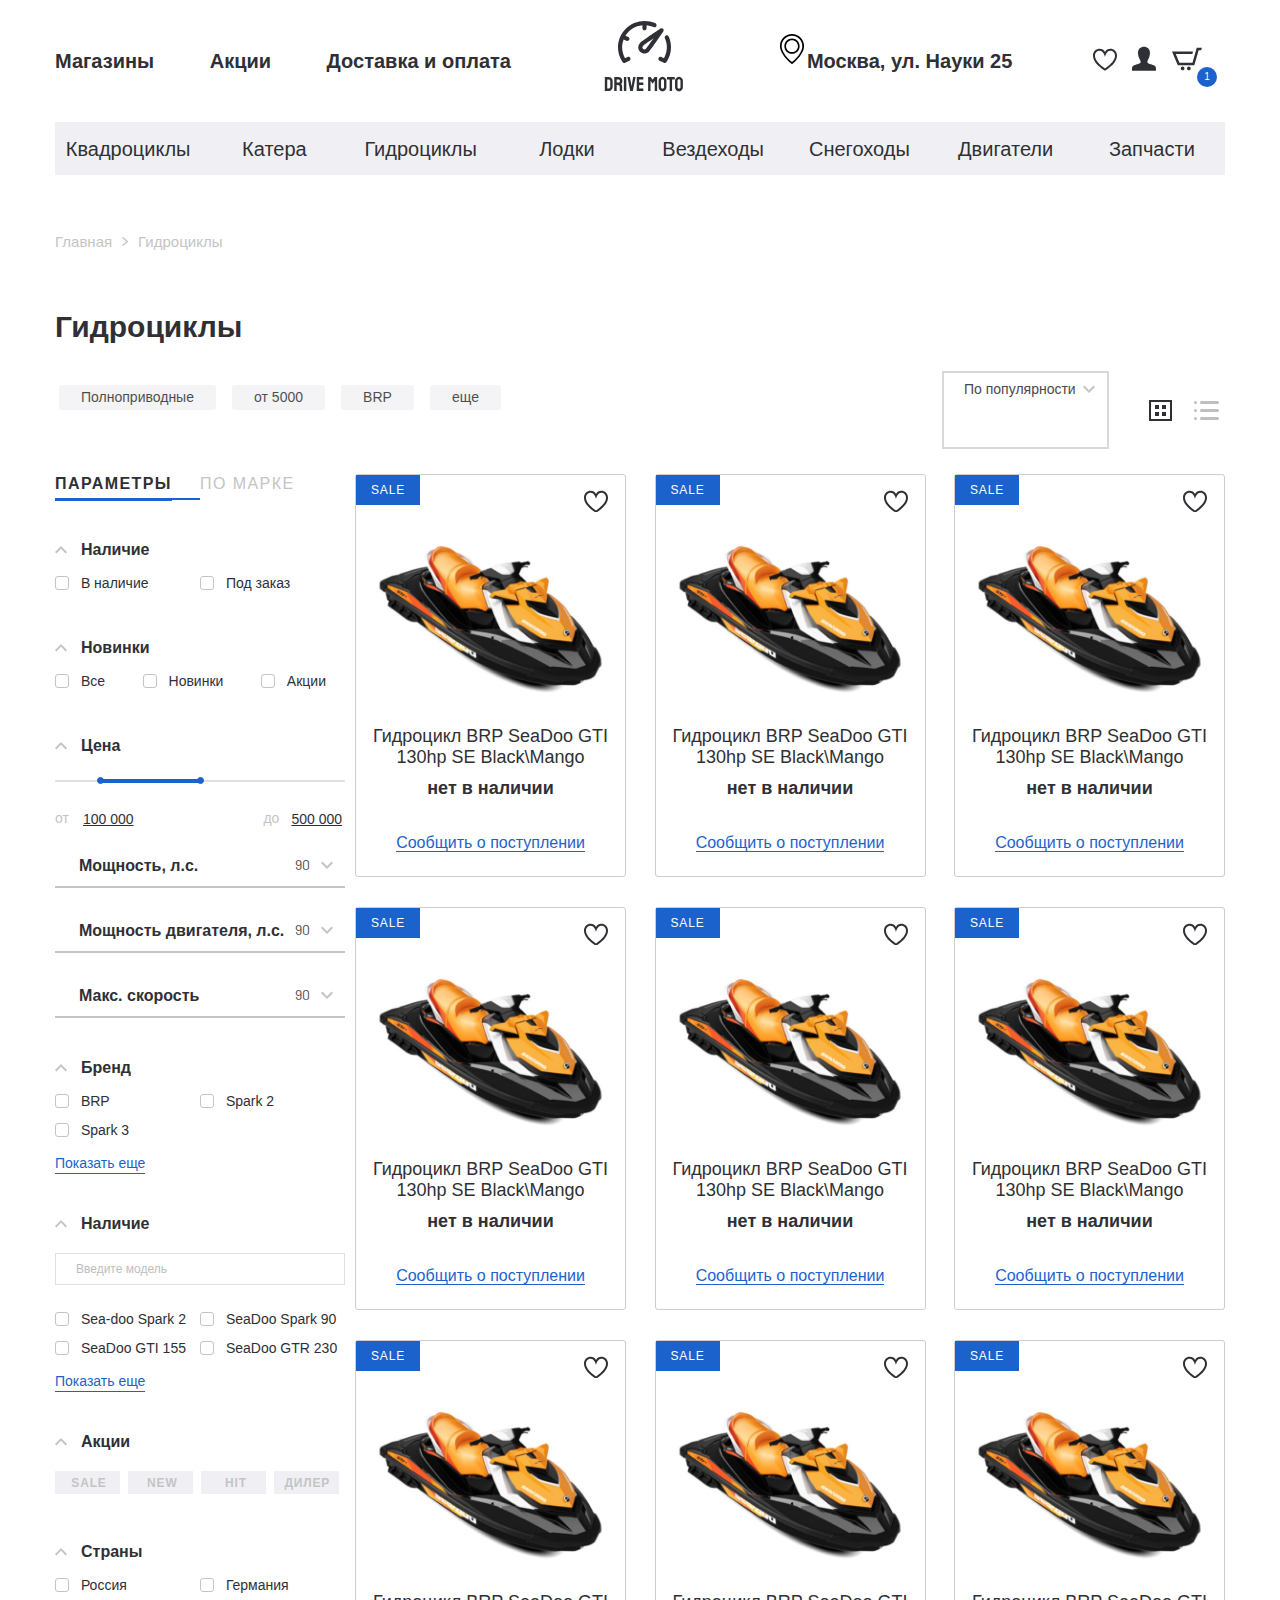
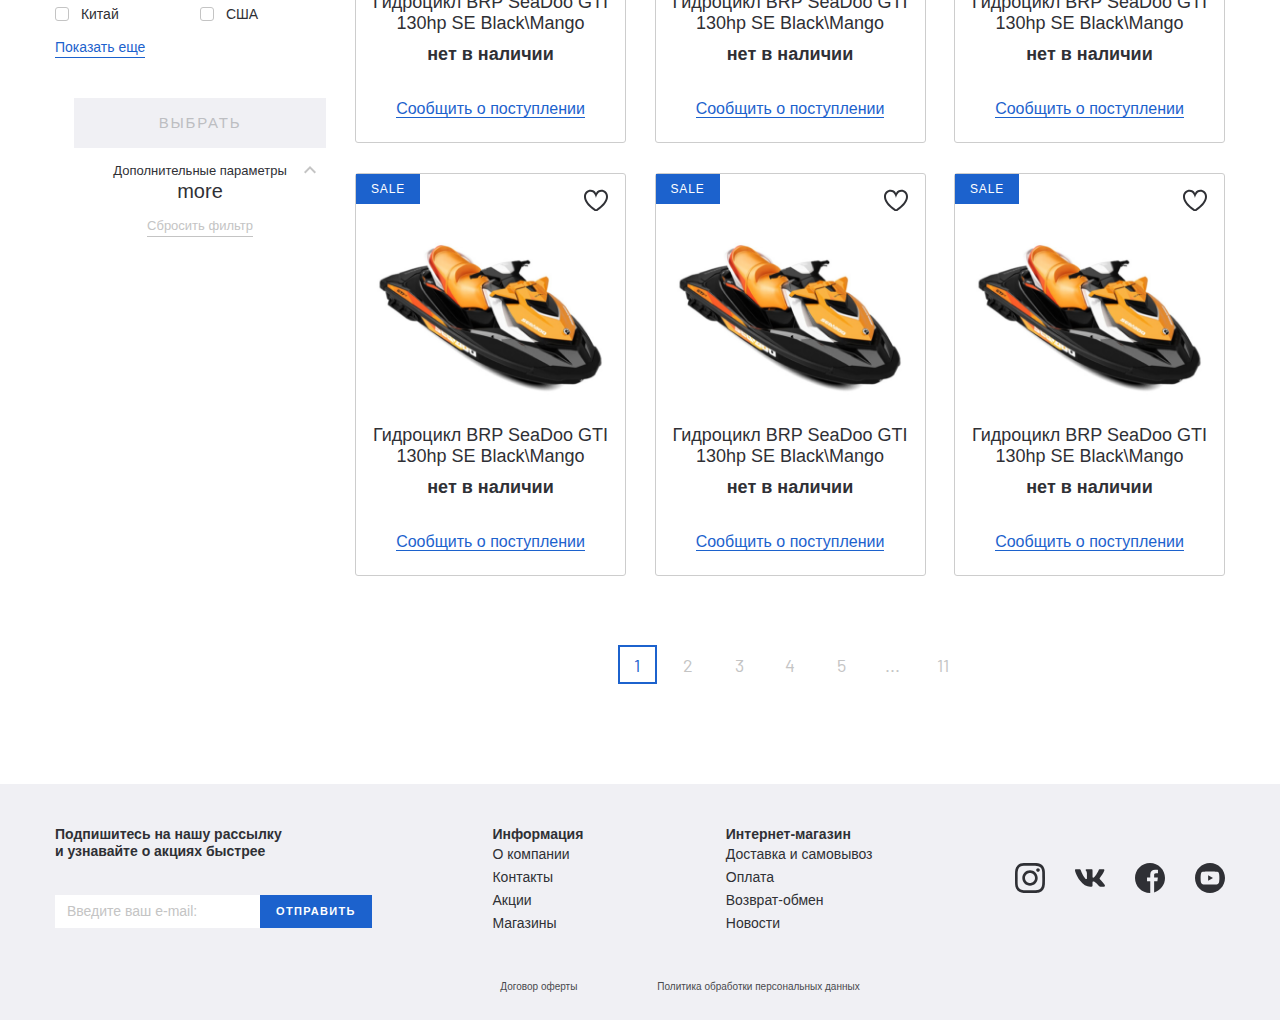
<file: catalog.html>
<!DOCTYPE html>
<html lang="en">

<head>
  <meta charset="UTF-8">
  <meta name="viewport" content="width=device-width, initial-scale=1.0">
  <meta http-equiv="X-UA-Compatible" content="ie=edge">
  <title>Document</title>
  <link rel="stylesheet" href="css/normalize.css">
  <link rel="stylesheet" href="css/slick.css">
  <link rel="stylesheet" href="css/jquery.formstyler.css">
  <link rel="stylesheet" href="css/jquery.formstyler.theme.css">
  <link rel="stylesheet" href="css/ion.rangeSlider.min.css">
  <link rel="stylesheet" href="css/jquery.rateyo.min.css">
  <link rel="stylesheet" href="css/fonts.css">
  <link href="https://fonts.googleapis.com/css2?family=Barlow:wght@400;700&display=swap" rel="stylesheet">
  <link rel="stylesheet" href="css/style.css">
  <link rel="stylesheet" href="css/media.css">
</head>

<body>

  <header class="header">
    <div class="header__top">
      <div class="container">
        <div class="header__top-inner">
          <nav class="menu">
            <ul class="menu__list">
              <li class="menu__list-item">
                <a href="" class="menu__link">Магазины</a>
              </li>
              <li class="menu__list-item">
                <a href="" class="menu__link">Акции</a>
              </li>
              <li class="menu__list-item">
                <a href="" class="menu__link">Доставка и оплата</a>
              </li>
            </ul>
          </nav>
          <a class="logo" href="#">
            <img class="logo__img" src="images/logo.svg" alt="">
          </a>
          <div class="header__box">
            <p class="header__adress">
              Москва, ул. Науки 25
            </p>
            <ul class="user__list">
              <li class="user__list-item">
                <a href="" class="user__link">
                  <img src="images/heart.svg" alt="">
                </a>
              </li>
              <li class="user__list-item">
                <a href="" class="user__link">
                  <img src="images/user.svg" alt="">
                </a>
              </li>
              <li class="user__list-item basket">
                <a href="" class="user__link">
                  <img src="images/basket.svg" alt="">
                  <p class="basket__num">1</p>
                </a>
              </li>
            </ul>
          </div>
        </div>
      </div>
    </div>
    <div class="header__bottom">
      <div class="container">
        <ul class="menu__categories">
          <li class="menu__categories-item">
            <a href="" class="menu__categories-link">Квадроциклы</a>
          </li>
          <li class="menu__categories-item">
            <a href="" class="menu__categories-link">Катера</a>
          </li>
          <li class="menu__categories-item">
            <a href="" class="menu__categories-link">Гидроциклы</a>
          </li>
          <li class="menu__categories-item">
            <a href="" class="menu__categories-link">Лодки</a>
          </li>
          <li class="menu__categories-item">
            <a href="" class="menu__categories-link">Вездеходы</a>
          </li>
          <li class="menu__categories-item">
            <a href="" class="menu__categories-link">Снегоходы</a>
          </li>
          <li class="menu__categories-item">
            <a href="" class="menu__categories-link">Двигатели</a>
          </li>
          <li class="menu__categories-item">
            <a href="" class="menu__categories-link">Запчасти</a>
          </li>
        </ul>
      </div>
    </div>
  </header>

  <div class="breadcrumbs">
    <div class="container">
      <div class="breadcrumbs__inner">
         <ul class="breadcrumbs__list mobile__menu">
          <li class="breadcrumbs__list-item">
            <a href="#">Главная</a>
          </li>
          <li class="breadcrumbs__list-item">
            <span href="#">Гидроциклы</span>
          </li>
        </ul>
      </div>
     
    </div>
  </div>

 <section class="catalog">
    <div class="container">
      <h2 class="catalog__title">
        Гидроциклы
      </h2>
      <div class="catalog__filter">
        <div class="catalog__filter-items--inner">
            <div class="catalog__filter-items mobile__menu">
              <button>Полноприводные</button>
              <button>от 5000</button>
              <button>BRP</button>
              <button>еще</button>
          </div>
        </div>
        <div class="catalog__filter-btn">
          <select class="catalog__filter-select item-list__select"name="" id="">
            <option>По популярности</option>
            <option>По популярности</option>
            <option>По популярности</option>
          </select>
          <button class="catalog__filter-btngrid catalog__filter-btn--active">
            <svg width="23" height="21" viewBox="0 0 23 21" fill="none" xmlns="http://www.w3.org/2000/svg">
              <rect x="1" y="1" width="21" height="19" stroke="#2F3035" stroke-width="2"/>
              <rect x="7" y="6" width="2" height="2" fill="#2F3035" stroke="#2F3035" stroke-width="2"/>
              <rect x="7" y="13" width="2" height="2" fill="#2F3035" stroke="#2F3035" stroke-width="2"/>
              <rect x="14" y="6" width="2" height="2" fill="#2F3035" stroke="#2F3035" stroke-width="2"/>
              <rect x="14" y="13" width="2" height="2" fill="#2F3035" stroke="#2F3035" stroke-width="2"/>
              </svg>
          </button>
          <button class="catalog__filter-btnline">
            <svg width="25" height="19" viewBox="0 0 25 19" fill="none" xmlns="http://www.w3.org/2000/svg">
              <g opacity="1">
              <rect x="6" width="19" height="3" rx="1.5" fill="#2F3035"/>
              <rect x="6" y="8" width="19" height="3" rx="1.5" fill="#2F3035"/>
              <rect x="6" y="16" width="19" height="3" rx="1.5" fill="#2F3035"/>
              <rect width="3" height="3" rx="1.5" fill="#2F3035"/>
              <rect y="8" width="3" height="3" rx="1.5" fill="#2F3035"/>
              <rect y="16" width="3" height="3" rx="1.5" fill="#2F3035"/>
              </g>
              </svg>
          </button>
        </div>
      </div>
      <div class="catalog__inner">
        <div class="catalog__btn">Фильтр</div>
        <aside class="catalog__inner-aside aside-filter">
          <div class="tabs-wrapper">
            <div class="tabs aside-filter__tabs">
              <a class="tab aside-filter__tab tab--active" href="#"><span>Параметры</span></a>
              <a class="tab aside-filter__tab" href="#"><span>по марке</span></a>
            </div>
            <div class="tabs-container">
              <div class="tabs-content aside-filter__content tabs-content--active">
                <form class="aside-filter__form" action="">
                  <ul class="aside-filter__list">
                    <li class="aside-filter__item-drop">
                      <p class="aside-filter__item-title filter__item-drop">
                        Наличие
                      </p>
                      <div class="aside-filter__item-content">
                        <div class="aside-filter__item-box">
                          <label class="aside-filter__content-label">
                            <input class="filter-style" type="checkbox">
                            В наличие
                          </label>
                        </div>
                        <div class="aside-filter__item-box">
                          <label class="aside-filter__content-label">
                            <input class="filter-style" type="checkbox">
                            Под заказ
                          </label>
                        </div>
                      </div>
                    </li>
                    <li class="aside-filter__item-drop">
                        <p class="aside-filter__item-title filter__item-drop">
                          Новинки
                        </p>
                        <div class="aside-filter__item-content aside-filter__item-radio">
                          <div class="aside-filter__item-box">
                            <label class="aside-filter__content-label">
                              <input class="filter-style" name="radio" type="radio">
                              Все
                            </label>
                          </div>
                          <div class="aside-filter__item-box">
                            <label class="aside-filter__content-label">
                              <input class="filter-style" name="radio" type="radio">
                              Новинки
                            </label>
                          </div>
                          <div class="aside-filter__item-box">
                            <label class="aside-filter__content-label">
                              <input class="filter-style" name="radio" type="radio">
                              Акции
                            </label>
                          </div>
                        </div>
                    </li>
                    <li class="aside-filter__item-drop">
                      <p class="aside-filter__item-title filter__item-drop">
                        Цена
                      </p>
                      <input type="text" class="js-range-slider" name="my_range" value="" data-type="double" data-min="100000"
                              data-max="500000" data-from="160000" data-to="300000" data-grid="false"/>
                  </li>
                    <li class="aside-filter__item-list">
                      <div class="filter__item-list">
                        <p class="item-list__title">
                          Мощность, л.с.
                        </p>
                        <select class="item-list__select" name="" id="">
                          <option>90</option>
                          <option>130</option>
                          <option>154</option>
                          <option>230</option>
                          <option>300</option>
                        </select>
                      </div>
                      <div class="filter__item-list">
                        <p class="item-list__title">
                          Мощность двигателя, л.с.
                        </p>
                        <select class="item-list__select" name="" id="">
                          <option>90</option>
                          <option>130</option>
                          <option>154</option>
                          <option>230</option>
                          <option>300</option>
                        </select>
                      </div>
                      <div class="filter__item-list">
                        <p class="item-list__title">
                          Макс. скорость
                        </p>
                        <select class="item-list__select" name="" id="">
                          <option>90</option>
                          <option>130</option>
                          <option>154</option>
                          <option>230</option>
                          <option>300</option>
                        </select>
                      </div>
                    </li>

                    <li class="aside-filter__item-drop">
                      <p class="aside-filter__item-title filter__item-drop">
                        Бренд
                      </p>
                      <div class="aside-filter__item-content">
                        <div class="aside-filter__item-box">
                          <label class="aside-filter__content-label">
                            <input class="filter-style" type="checkbox">
                            BRP
                          </label>
                        </div>
                        <div class="aside-filter__item-box">
                          <label class="aside-filter__content-label">
                            <input class="filter-style" type="checkbox">
                            Spark 2
                          </label>
                        </div>
                        <div class="aside-filter__item-box">
                          <label class="aside-filter__content-label">
                            <input class="filter-style" type="checkbox">
                            Spark 3 
                          </label>
                        </div>
                      </div>
                      <button class="aside-filter__item-btn">Показать еще</button>
                    </li>
                    <li class="aside-filter__item-drop">
                      <p class="aside-filter__item-title filter__item-drop">
                        Наличие
                      </p>
                      <div class="aside-filter__item-content">
                        <input class="aside-filter__item-input" type="text" placeholder="Введите модель">
                        <div class="aside-filter__item-box">
                          <label class="aside-filter__content-label">
                            <input class="filter-style" type="checkbox">
                            Sea-doo Spark 2
                          </label>
                        </div>
                        <div class="aside-filter__item-box">
                          <label class="aside-filter__content-label">
                            <input class="filter-style" type="checkbox">
                            SeaDoo Spark 90 
                          </label>
                        </div>
                        <div class="aside-filter__item-box">
                          <label class="aside-filter__content-label">
                            <input class="filter-style" type="checkbox">
                            SeaDoo GTI 155
                          </label>
                        </div>
                        <div class="aside-filter__item-box">
                          <label class="aside-filter__content-label">
                            <input class="filter-style" type="checkbox">
                            SeaDoo GTR 230
                          </label>
                        </div>
                      </div>
                      <button class="aside-filter__item-btn">Показать еще</button>
                    </li>

                    <li class="aside-filter__item-drop btn-checked">
                      <p class="aside-filter__item-title filter__item-drop">
                        Акции
                      </p>
                      <div class="aside-filter__item-content">
                        <div class="aside-filter__item-box">
                          <label class="aside-filter__content-label">
                            <input class="filter-style" type="checkbox">
                            <span class="btn-checked__text">SALE</span> 
                          </label>
                        </div>
                        <div class="aside-filter__item-box">
                          <label class="aside-filter__content-label">
                            <input class="filter-style" type="checkbox">
                            <span class="btn-checked__text">NEW</span> 
                          </label>
                        </div>
                        <div class="aside-filter__item-box">
                          <label class="aside-filter__content-label">
                            <input class="filter-style" type="checkbox">
                            <span class="btn-checked__text">HIT</span> 
                          </label>
                        </div>
                        <div class="aside-filter__item-box">
                          <label class="aside-filter__content-label">
                            <input class="filter-style" type="checkbox">
                            <span class="btn-checked__text">ДИЛЕР</span> 
                          </label>
                        </div>
                      </div>
                    </li>

                    <li class="aside-filter__item-drop">
                      <p class="aside-filter__item-title filter__item-drop">
                        Страны
                      </p>
                      <div class="aside-filter__item-content">
                        <div class="aside-filter__item-box">
                          <label class="aside-filter__content-label">
                            <input class="filter-style" type="checkbox">
                            Россия
                          </label>
                        </div>
                        <div class="aside-filter__item-box">
                          <label class="aside-filter__content-label">
                            <input class="filter-style" type="checkbox">
                            Германия
                          </label>
                        </div>
                        <div class="aside-filter__item-box">
                          <label class="aside-filter__content-label">
                            <input class="filter-style" type="checkbox">
                            Китай
                          </label>
                        </div>
                        <div class="aside-filter__item-box">
                          <label class="aside-filter__content-label">
                            <input class="filter-style" type="checkbox">
                            CША
                          </label>
                        </div>
                      </div>
                      <button class="aside-filter__item-btn">Показать еще</button>
                    </li>
                    <li>
                      <button class="aside__btn">ВЫБРАТЬ</button>
                      <div class="aside__extra">
                        <p class="aside-filter__item-title filter__item-drop aside__extra-title">
                          Дополнительные параметры
                        </p>
                        <div class="aside__extra-content">
                          more
                        </div>
                      </div>
                      <button class="aside__throwoff">Сбросить фильтр</button>
                    </li>
                  </ul>
                </form>
              </div>
              <div class="tabs-content aside-filter__content"></div>
          </div>
        </aside>
        <div class="catalog__inner-list">
          <div class="products-item__wrapper products-item__not-available">
            <a class="products-item__notify-link" href="#">
              <span>Сообщить о поступлении</span>
            </a>
            <button class="products-item__favorite">
            </button>
            <button class="products-item__basket">
              <img src="images/products-basket.svg" alt="">
            </button>
            <a class="products-item product-item--sale" href="#">
              <p class="products-item__hover-item">
                посмотреть товар
              </p>
              <img class="products-item__img" src="images/gidrocikl.png" alt="">
              <h4 class="products-item__title">Гидроцикл BRP SeaDoo GTI 130hp SE Black\Mango</h4>
              <p class="price products-item__price">9 800 ₽</p>
              <p class="products-item__notify-text">нет в наличии</p>
            </a>
          </div>
          <div class="products-item__wrapper products-item__not-available">
            <a class="products-item__notify-link" href="#">
              <span>Сообщить о поступлении</span>
            </a>
            <button class="products-item__favorite">
            </button>
            <button class="products-item__basket">
              <img src="images/products-basket.svg" alt="">
            </button>
            <a class="products-item product-item--sale" href="#">
              <p class="products-item__hover-item">
                посмотреть товар
              </p>
              <img class="products-item__img" src="images/gidrocikl.png" alt="">
              <h4 class="products-item__title">Гидроцикл BRP SeaDoo GTI 130hp SE Black\Mango</h4>
              <p class="price products-item__price">9 800 ₽</p>
              <p class="products-item__notify-text">нет в наличии</p>
            </a>
          </div>
          <div class="products-item__wrapper products-item__not-available">
            <a class="products-item__notify-link" href="#">
              <span>Сообщить о поступлении</span>
            </a>
            <button class="products-item__favorite">
            </button>
            <button class="products-item__basket">
              <img src="images/products-basket.svg" alt="">
            </button>
            <a class="products-item product-item--sale" href="#">
              <p class="products-item__hover-item">
                посмотреть товар
              </p>
              <img class="products-item__img" src="images/gidrocikl.png" alt="">
              <h4 class="products-item__title">Гидроцикл BRP SeaDoo GTI 130hp SE Black\Mango</h4>
              <p class="price products-item__price">9 800 ₽</p>
              <p class="products-item__notify-text">нет в наличии</p>
            </a>
          </div>
          <div class="products-item__wrapper products-item__not-available">
            <a class="products-item__notify-link" href="#">
              <span>Сообщить о поступлении</span>
            </a>
            <button class="products-item__favorite">
            </button>
            <button class="products-item__basket">
              <img src="images/products-basket.svg" alt="">
            </button>
            <a class="products-item product-item--sale" href="#">
              <p class="products-item__hover-item">
                посмотреть товар
              </p>
              <img class="products-item__img" src="images/gidrocikl.png" alt="">
              <h4 class="products-item__title">Гидроцикл BRP SeaDoo GTI 130hp SE Black\Mango</h4>
              <p class="price products-item__price">9 800 ₽</p>
              <p class="products-item__notify-text">нет в наличии</p>
            </a>
          </div>
          <div class="products-item__wrapper products-item__not-available">
            <a class="products-item__notify-link" href="#">
              <span>Сообщить о поступлении</span>
            </a>
            <button class="products-item__favorite">
            </button>
            <button class="products-item__basket">
              <img src="images/products-basket.svg" alt="">
            </button>
            <a class="products-item product-item--sale" href="#">
              <p class="products-item__hover-item">
                посмотреть товар
              </p>
              <img class="products-item__img" src="images/gidrocikl.png" alt="">
              <h4 class="products-item__title">Гидроцикл BRP SeaDoo GTI 130hp SE Black\Mango</h4>
              <p class="price products-item__price">9 800 ₽</p>
              <p class="products-item__notify-text">нет в наличии</p>
            </a>
          </div>
          <div class="products-item__wrapper products-item__not-available">
            <a class="products-item__notify-link" href="#">
              <span>Сообщить о поступлении</span>
            </a>
            <button class="products-item__favorite">
            </button>
            <button class="products-item__basket">
              <img src="images/products-basket.svg" alt="">
            </button>
            <a class="products-item product-item--sale" href="#">
              <p class="products-item__hover-item">
                посмотреть товар
              </p>
              <img class="products-item__img" src="images/gidrocikl.png" alt="">
              <h4 class="products-item__title">Гидроцикл BRP SeaDoo GTI 130hp SE Black\Mango</h4>
              <p class="price products-item__price">9 800 ₽</p>
              <p class="products-item__notify-text">нет в наличии</p>
            </a>
          </div>
          <div class="products-item__wrapper products-item__not-available">
            <a class="products-item__notify-link" href="#">
              <span>Сообщить о поступлении</span>
            </a>
            <button class="products-item__favorite">
            </button>
            <button class="products-item__basket">
              <img src="images/products-basket.svg" alt="">
            </button>
            <a class="products-item product-item--sale" href="#">
              <p class="products-item__hover-item">
                посмотреть товар
              </p>
              <img class="products-item__img" src="images/gidrocikl.png" alt="">
              <h4 class="products-item__title">Гидроцикл BRP SeaDoo GTI 130hp SE Black\Mango</h4>
              <p class="price products-item__price">9 800 ₽</p>
              <p class="products-item__notify-text">нет в наличии</p>
            </a>
          </div>
          <div class="products-item__wrapper products-item__not-available">
            <a class="products-item__notify-link" href="#">
              <span>Сообщить о поступлении</span>
            </a>
            <button class="products-item__favorite">
            </button>
            <button class="products-item__basket">
              <img src="images/products-basket.svg" alt="">
            </button>
            <a class="products-item product-item--sale" href="#">
              <p class="products-item__hover-item">
                посмотреть товар
              </p>
              <img class="products-item__img" src="images/gidrocikl.png" alt="">
              <h4 class="products-item__title">Гидроцикл BRP SeaDoo GTI 130hp SE Black\Mango</h4>
              <p class="price products-item__price">9 800 ₽</p>
              <p class="products-item__notify-text">нет в наличии</p>
            </a>
          </div>
          <div class="products-item__wrapper products-item__not-available">
            <a class="products-item__notify-link" href="#">
              <span>Сообщить о поступлении</span>
            </a>
            <button class="products-item__favorite">
            </button>
            <button class="products-item__basket">
              <img src="images/products-basket.svg" alt="">
            </button>
            <a class="products-item product-item--sale" href="#">
              <p class="products-item__hover-item">
                посмотреть товар
              </p>
              <img class="products-item__img" src="images/gidrocikl.png" alt="">
              <h4 class="products-item__title">Гидроцикл BRP SeaDoo GTI 130hp SE Black\Mango</h4>
              <p class="price products-item__price">9 800 ₽</p>
              <p class="products-item__notify-text">нет в наличии</p>
            </a>
          </div>
          <div class="products-item__wrapper products-item__not-available">
            <a class="products-item__notify-link" href="#">
              <span>Сообщить о поступлении</span>
            </a>
            <button class="products-item__favorite">
            </button>
            <button class="products-item__basket">
              <img src="images/products-basket.svg" alt="">
            </button>
            <a class="products-item product-item--sale" href="#">
              <p class="products-item__hover-item">
                посмотреть товар
              </p>
              <img class="products-item__img" src="images/gidrocikl.png" alt="">
              <h4 class="products-item__title">Гидроцикл BRP SeaDoo GTI 130hp SE Black\Mango</h4>
              <p class="price products-item__price">9 800 ₽</p>
              <p class="products-item__notify-text">нет в наличии</p>
            </a>
          </div>
          <div class="products-item__wrapper products-item__not-available">
            <a class="products-item__notify-link" href="#">
              <span>Сообщить о поступлении</span>
            </a>
            <button class="products-item__favorite">
            </button>
            <button class="products-item__basket">
              <img src="images/products-basket.svg" alt="">
            </button>
            <a class="products-item product-item--sale" href="#">
              <p class="products-item__hover-item">
                посмотреть товар
              </p>
              <img class="products-item__img" src="images/gidrocikl.png" alt="">
              <h4 class="products-item__title">Гидроцикл BRP SeaDoo GTI 130hp SE Black\Mango</h4>
              <p class="price products-item__price">9 800 ₽</p>
              <p class="products-item__notify-text">нет в наличии</p>
            </a>
          </div>
          <div class="products-item__wrapper products-item__not-available">
            <a class="products-item__notify-link" href="#">
              <span>Сообщить о поступлении</span>
            </a>
            <button class="products-item__favorite">
            </button>
            <button class="products-item__basket">
              <img src="images/products-basket.svg" alt="">
            </button>
            <a class="products-item product-item--sale" href="#">
              <p class="products-item__hover-item">
                посмотреть товар
              </p>
              <img class="products-item__img" src="images/gidrocikl.png" alt="">
              <h4 class="products-item__title">Гидроцикл BRP SeaDoo GTI 130hp SE Black\Mango</h4>
              <p class="price products-item__price">9 800 ₽</p>
              <p class="products-item__notify-text">нет в наличии</p>
            </a>
          </div>
          <div class="catalog__pagination">
            <ul class="catalog__pagination-list">
              <li class="catalog__pagination-item active">
                <a href="#" class="catalog__pagination-link">1</a>
              </li>
              <li class="catalog__pagination-item">
                <a href="#" class="catalog__pagination-link">2</a>
              </li>
              <li class="catalog__pagination-item">
                <a href="#" class="catalog__pagination-link">3</a>
              </li>
              <li class="catalog__pagination-item">
                <a href="#" class="catalog__pagination-link">4</a>
              </li>
              <li class="catalog__pagination-item">
                <a href="#" class="catalog__pagination-link">5</a>
              </li>
              <li class="catalog__pagination-item">
                <a href="#" class="catalog__pagination-link">...</a>
              </li>
              <li class="catalog__pagination-item">
                <a href="#" class="catalog__pagination-link">11</a>
              </li>
            </ul>
          </div>
        </div>
      </div>
    </div>
  </section> 

  <footer class="footer">
    <div class="container">
      <div class="footer__inner">
        <div class="footer-top">
          <div class="footer-top__inner">
            <div class="footer-top__item">
              <h6 class="footer-top__title footer-top__title-sab">
                Подпишитесь на нашу рассылку и узнавайте о акциях быстрее
              </h6>
              <form class="footer-top__form" action="">
                <input class="footer-top__input" type="text" placeholder="Введите ваш e-mail:">
                <button class="footer-top__btn">
                  Отправить
                </button>
              </form>
            </div>
            <div class="footer-top__item">
              <h6 class="footer-top__title">
                Информация
              </h6>
              <ul class="footer-top__list">
                <li class="footer-top__list-item">
                  <a href="#">О компании</a>  
                </li>
                <li class="footer-top__list-item">
                  <a href="#">Контакты</a>  
                </li>
                <li class="footer-top__list-item">
                  <a href="#">Акции</a>  
                </li>
                <li class="footer-top__list-item">
                  <a href="#">Магазины</a>  
                </li>
              </ul>
            </div>
            <div class="footer-top__item">
              <h6 class="footer-top__title">
                Интернет-магазин
              </h6>
              <ul class="footer-top__list">
                <li class="footer-top__list-item">
                  <a href="#">Доставка и самовывоз</a>   
                </li>
                <li class="footer-top__list-item">
                  <a href="#">Оплата</a>   
                </li>
                <li class="footer-top__list-item">
                  <a href="#">Возврат-обмен</a>   
                </li>
                <li class="footer-top__list-item">
                  <a href="#">Новости</a>  
                </li>
              </ul>
            </div>
            <div class="footer-top__item footer-top__social">
              <ul class="footer-top__social-list">
                <li class="footer-top__social-item">
                  <a href="#" class="footer-top__social-link">
                    <img class="footer-top__social-img" src="images/instagram.svg" alt="">
                  </a>
                </li>
                <li class="footer-top__social-item">
                  <a href="#" class="footer-top__social-link">
                    <img class="footer-top__social-img" src="images/vkontakte.svg" alt="">
                  </a>
                </li>
                <li class="footer-top__social-item">
                  <a href="#" class="footer-top__social-link">
                    <img class="footer-top__social-img" src="images/facebook.svg" alt="">
                  </a>
                </li>
                <li class="footer-top__social-item">
                  <a href="#" class="footer-top__social-link">
                    <img class="footer-top__social-img" src="images/youtube.svg" alt="">
                  </a>
                </li>
              </ul>
            </div>
          </div>
        </div>
        <div class="footer-bottom">
          <div class="footer-bottom__inner">
            <a class="footer-bottom__link" href="">
              Договор оферты
            </a>
            <a class="footer-bottom__link" href="">
              Политика обработки персональных данных
            </a>
          </div>
        </div>
      </div>
    </div>
  </footer>

  <script src="https://ajax.googleapis.com/ajax/libs/jquery/3.4.1/jquery.min.js"></script>
  <script src="js/slick.min.js"></script>
  <script src="js/jquery.formstyler.min.js"></script>
  <script src="js/ion.rangeSlider.min.js"></script>
  <script src="js/jquery.rateyo.min.js"></script>
  <script src="js/main.js"></script>
</body>

</html>
</file>
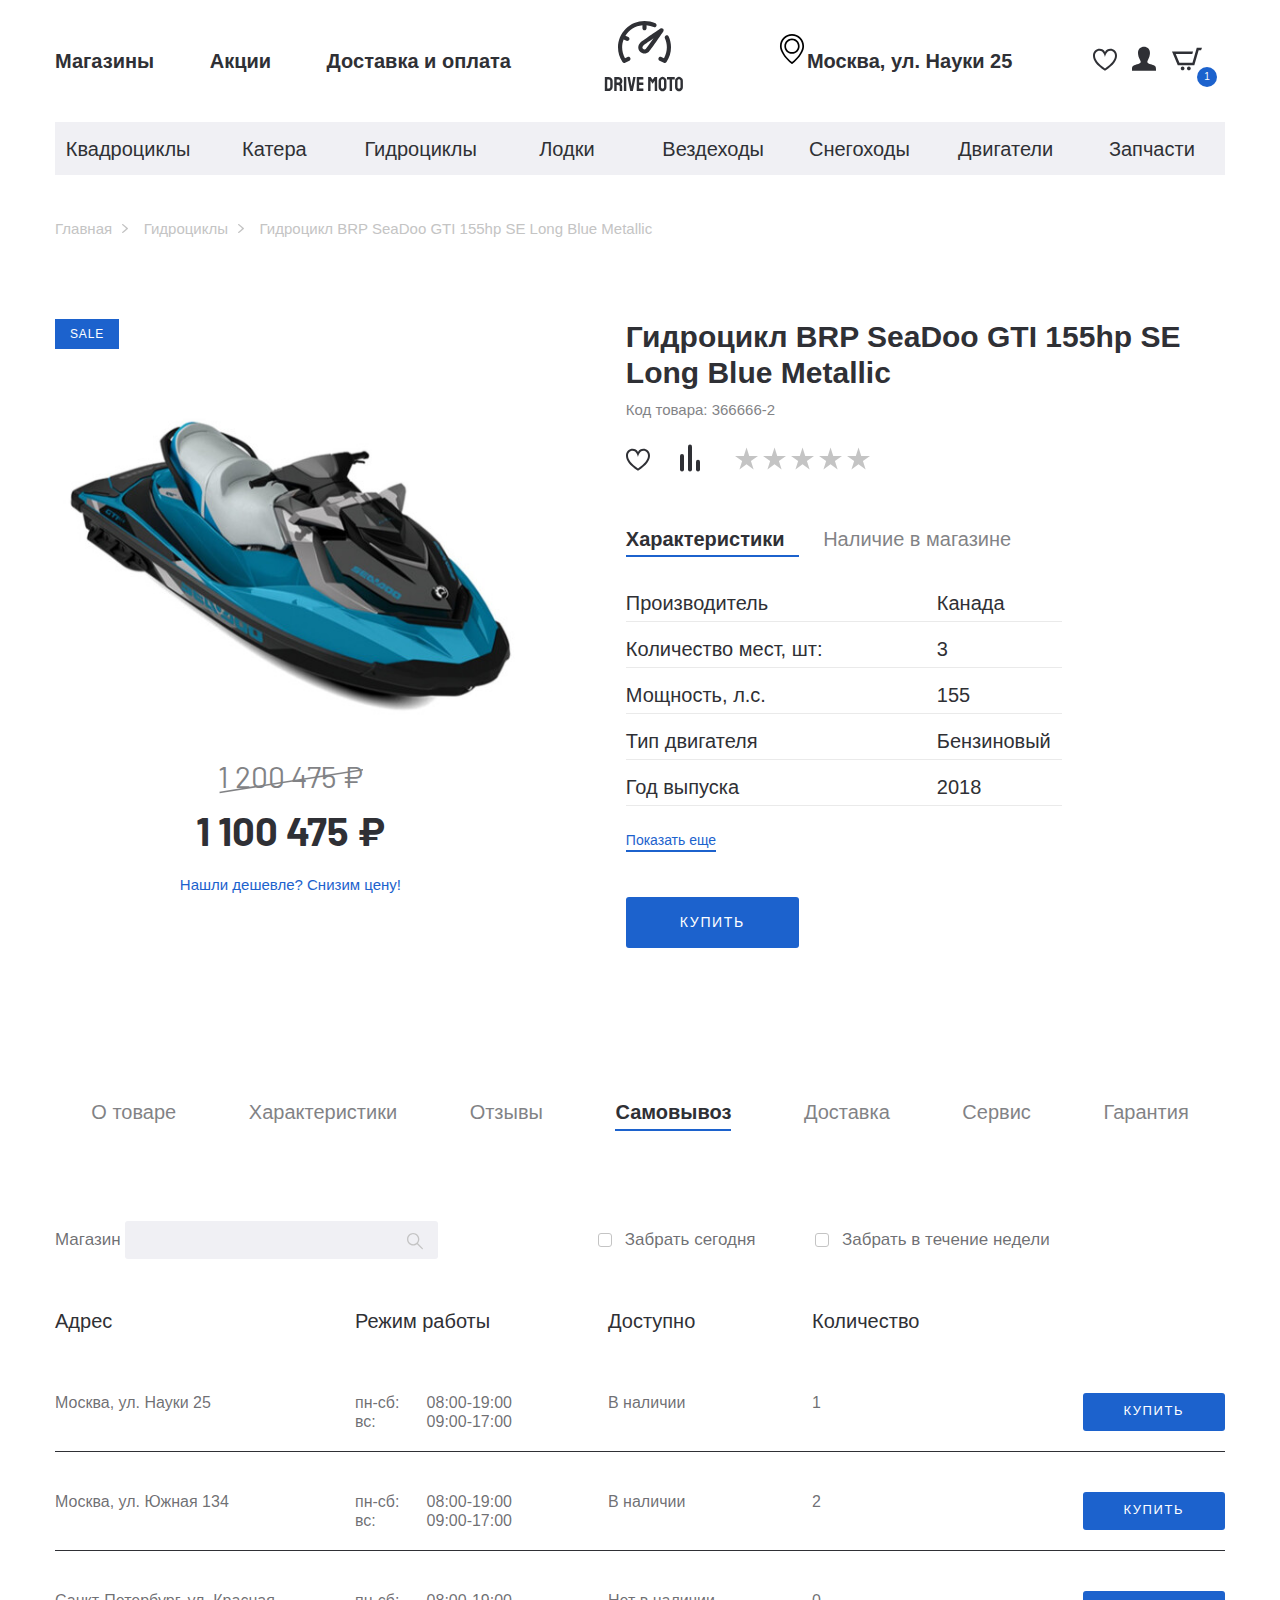
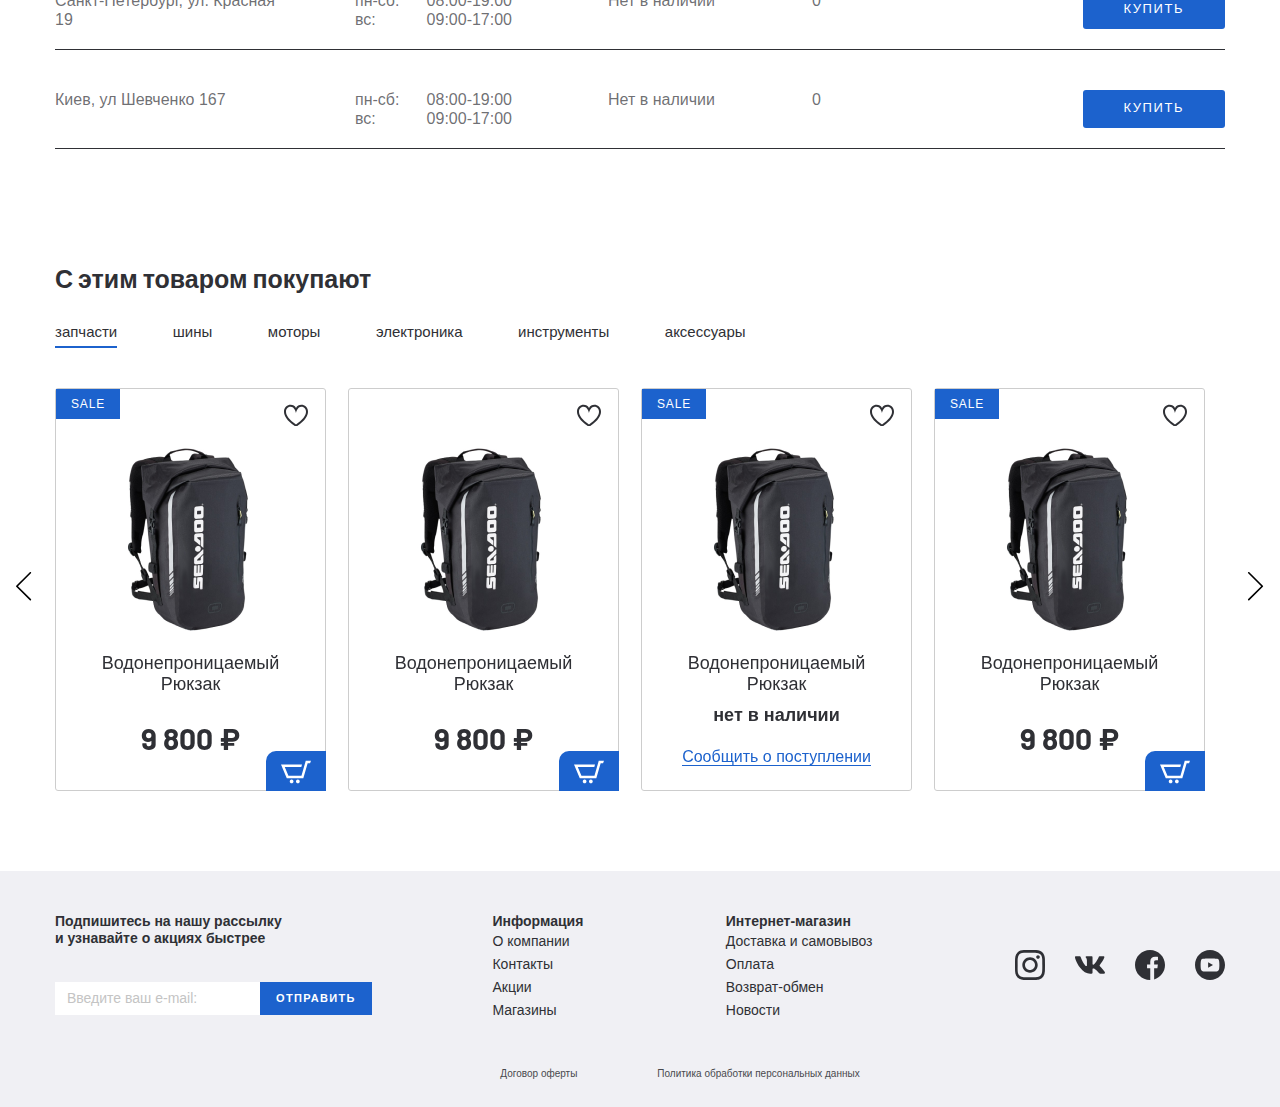
<file: product-page.html>
<!DOCTYPE html>
<html lang="en">

<head>
  <meta charset="UTF-8">
  <meta name="viewport" content="width=device-width, initial-scale=1.0">
  <meta http-equiv="X-UA-Compatible" content="ie=edge">
  <title>Document</title>
  <link rel="stylesheet" href="css/normalize.css">
  <link rel="stylesheet" href="css/slick.css">
  <link rel="stylesheet" href="css/jquery.formstyler.css">
  <link rel="stylesheet" href="css/jquery.formstyler.theme.css">
  <link rel="stylesheet" href="css/ion.rangeSlider.min.css">
  <link rel="stylesheet" href="css/jquery.rateyo.min.css">
  <link rel="stylesheet" href="css/fonts.css">
  <link href="https://fonts.googleapis.com/css2?family=Barlow:wght@400;700&display=swap" rel="stylesheet">
  <link rel="stylesheet" href="css/style.css">
  <link rel="stylesheet" href="css/media.css">
</head>

<body>

  <header class="header">
    <div class="header__top">
      <div class="container">
        <div class="header__top-inner">
          <nav class="menu">
            <ul class="menu__list">
              <li class="menu__list-item">
                <a href="" class="menu__link">Магазины</a>
              </li>
              <li class="menu__list-item">
                <a href="" class="menu__link">Акции</a>
              </li>
              <li class="menu__list-item">
                <a href="" class="menu__link">Доставка и оплата</a>
              </li>
            </ul>
          </nav>
          <a class="logo" href="#">
            <img class="logo__img" src="images/logo.svg" alt="">
          </a>
          <div class="header__box">
            <p class="header__adress">
              Москва, ул. Науки 25
            </p>
            <ul class="user__list">
              <li class="user__list-item">
                <a href="" class="user__link">
                  <img src="images/heart.svg" alt="">
                </a>
              </li>
              <li class="user__list-item">
                <a href="" class="user__link">
                  <img src="images/user.svg" alt="">
                </a>
              </li>
              <li class="user__list-item basket">
                <a href="" class="user__link">
                  <img src="images/basket.svg" alt="">
                  <p class="basket__num">1</p>
                </a>
              </li>
            </ul>
          </div>
        </div>
      </div>
    </div>
    <div class="header__bottom">
      <div class="container">
        <ul class="menu__categories">
          <li class="menu__categories-item">
            <a href="" class="menu__categories-link">Квадроциклы</a>
          </li>
          <li class="menu__categories-item">
            <a href="" class="menu__categories-link">Катера</a>
          </li>
          <li class="menu__categories-item">
            <a href="" class="menu__categories-link">Гидроциклы</a>
          </li>
          <li class="menu__categories-item">
            <a href="" class="menu__categories-link">Лодки</a>
          </li>
          <li class="menu__categories-item">
            <a href="" class="menu__categories-link">Вездеходы</a>
          </li>
          <li class="menu__categories-item">
            <a href="" class="menu__categories-link">Снегоходы</a>
          </li>
          <li class="menu__categories-item">
            <a href="" class="menu__categories-link">Двигатели</a>
          </li>
          <li class="menu__categories-item">
            <a href="" class="menu__categories-link">Запчасти</a>
          </li>
        </ul>
      </div>
    </div>
  </header>

  <div class="breadcrumbs">
    <div class="container">
      <ul class="breadcrumbs__list">
        <li class="breadcrumbs__list-item">
          <a href="#">Главная</a>
        </li>
        <li class="breadcrumbs__list-item">
          <a href="#">Гидроциклы</a>
        </li>
        <li class="breadcrumbs__list-item">
          <span href="#">Гидроцикл BRP SeaDoo GTI 155hp SE Long Blue Metallic</span>
        </li>
      </ul>
    </div>
  </div>

  <section class="product-card page-section">
    <div class="container">
      <div class="product-card__inner">
        <div class="product-card__img-box product-item--sale">
          <img class="product-card__img" src="images/product-img.png" alt="">
          <div class="product-card__price-old">1 200 475 ₽</div>
          <div class="product-card__price-new">1 100 475 ₽</div>
          <a class="product-card__link" href="">
            Нашли дешевле? Снизим цену!
          </a>
        </div>
        <div class="product-card__content">
          <h2 class="product-card__title">
            Гидроцикл BRP SeaDoo GTI 155hp SE Long Blue Metallic
          </h2>
          <div class="product-card__code">
            Код товара: 	366666-2 
          </div>
          <div class="product-card__btns">
            <a class="product-card__btn-heart">
              <img src="images/heart.svg" alt="">
            </a>
            <a class="product-card__btn-rate">
              <img src="images/product-rate.svg" alt="" class="product-card__btn-img">
            <a class="product-card__btn-rateyo">
              <div id="rateYo"></div>
            </a>
          </div>
          <div class="tabs-wrapper">
            <div class="tabs products-card__tabs">
              <a class="tab products-card__tab tab--active" href="#">Характеристики</a>
              <a class="tab products-card__tab" href="#">Наличие в магазине</a>
            </div>
            <div class="tabs-container">
              <div class="tabs-content products-card__content tabs-content--active">
                <ul class="products-card__list">
                  <li class="products-card__item">
                    <div class="products-card__item-left">Производитель</div>
                    <div class="products-card__item-right">Канада</div>
                  </li>
                  <li class="products-card__item">
                    <div class="products-card__item-left">Количество мест, шт: </div>
                    <div class="products-card__item-right">3</div>
                  </li>
                  <li class="products-card__item">
                    <div class="products-card__item-left">Мощность, л.с.</div>
                    <div class="products-card__item-right">155</div>
                  </li>
                  <li class="products-card__item">
                    <div class="products-card__item-left">Тип двигателя</div>
                    <div class="products-card__item-right">Бензиновый</div>
                  </li>
                  <li class="products-card__item">
                    <div class="products-card__item-left">Год выпуска</div>
                    <div class="products-card__item-right">	2018</div>
                  </li>
                </ul>
                <a class="product-card__more" href="#">Показать еще</a>
                <button class="product-card__btn">купить</button>
              </div>
              <div class="tabs-content products-card__content"></div>
            </div>
          </div>
        </div>
      </div>
    </div>
  </section>

  <section class="card-tabs">
    <div class="container">
      <div class="tabs-wrapper">
        <div class="card-tab__box-inner">
          <div class="tabs card-tab__box mobile__menu">
            <a class="tab card-tab" href="#products-card-tabs1">О товаре</a>
            <a class="tab card-tab" href="#products-card-tabs2">Характеристики</a>
            <a class="tab card-tab" href="#products-card-tabs3">Отзывы</a>
            <a class="tab card-tab tab--active" href="#products-card-tabs4">Самовывоз</a>
            <a class="tab card-tab" href="#products-card-tabs5">Доставка</a>
            <a class="tab card-tab" href="#products-card-tabs6">Cервис</a>
            <a class="tab card-tab" href="#products-card-tabs7">Гарантия</a>
          </div>
        </div>
        <div id="products-card-tabs1" class="card-tabs-content tabs-content">content</div>
        <div id="products-card-tabs2" class="card-tabs-content tabs-content">content</div>
        <div id="products-card-tabs3" class="card-tabs-content tabs-content">content</div>
        <div id="products-card-tabs4" class="card-tabs-content tabs-content tabs-content--active">
          <form>
            <div class="card__top-line">
              <label class="card__label-search">
                Магазин <input class="card__input-search" type="text">
              </label>
              <label class="card__label-pickup">
                <input class="card__input-pickup filter-style" name="radio" type="radio">
                Забрать сегодня
              </label>
              <label class="card__label-pickup">
                <input class="card__input-pickup filter-style" name="radio" type="radio">
                Забрать в течение недели
              </label>
            </div>
            <ul class="card__list">
              <li class="card__list-item card__list-itemtitle">
                <div class="card__list-address card__list-addresstitle">Адрес</div>
                <div class="card__list-workshop card__list-workshoptitle">Режим работы</div>
                <div class="card__list-available card__list-availabletitle">Доступно</div>
                <div class="card__list-num card__list-numtitle">Количество</div>
              </li>
              <li class="card__list-item">
                <div class="card__list-address">Москва, ул. Науки 25</div>
                <div class="card__list-workshop">
                  <div class="card__list-workshoptime">
                    <span>пн-сб:</span><span>08:00-19:00</span>
                  </div>
                  <div class="card__list-workshoptime">
                    <span>вс:</span><span>09:00-17:00</span>
                  </div>
                </div>
                <div class="card__list-available">В наличии</div>
                <div class="card__list-num">1</div>
                <button class="card__list-btn">КУПИТЬ</button>
              </li>
              <li class="card__list-item">
                <div class="card__list-address">Москва, ул.  Южная 134</div>
                <div class="card__list-workshop">
                  <div class="card__list-workshoptime">
                    <span>пн-сб:</span><span>08:00-19:00</span>
                  </div>
                  <div class="card__list-workshoptime">
                    <span>вс:</span><span>09:00-17:00</span>
                  </div>
                </div>
                <div class="card__list-available">В наличии</div>
                <div class="card__list-num">2</div>
                <button class="card__list-btn">КУПИТЬ</button>
              </li>
              <li class="card__list-item">
                <div class="card__list-address">Санкт-Петербург, 
                  ул. Красная 19</div>
                <div class="card__list-workshop">
                  <div class="card__list-workshoptime">
                    <span>пн-сб:</span><span>08:00-19:00</span>
                  </div>
                  <div class="card__list-workshoptime">
                    <span>вс:</span><span>09:00-17:00</span>
                  </div>
                </div>
                <div class="card__list-available">Нет в наличии</div>
                <div class="card__list-num">0</div>
                <button class="card__list-btn">КУПИТЬ</button>
              </li>
              <li class="card__list-item">
                <div class="card__list-address">Киев, ул Шевченко 167</div>
                <div class="card__list-workshop">
                  <div class="card__list-workshoptime">
                    <span>пн-сб:</span><span>08:00-19:00</span>
                  </div>
                  <div class="card__list-workshoptime">
                    <span>вс:</span><span>09:00-17:00</span>
                  </div>
                </div>
                <div class="card__list-available">Нет в наличии</div>
                <div class="card__list-num">0</div>
                <button class="card__list-btn">КУПИТЬ</button>
              </li>
            </ul>
          </form>
        </div>
        <div id="products-card-tabs5" class="card-tabs-content tabs-content">content</div>
        <div id="products-card-tabs6" class="card-tabs-content tabs-content">content</div>
        <div id="products-card-tabs7" class="card-tabs-content tabs-content">content</div>
      </div>
    </div>
  </section>

  <section class="products page-section">
    <div class="container">
      <div class="products__inner">
        <h3 class="products__title">
          С этим товаром покупают
        </h3>
        <div class="tabs__wrapper">
          <div class="tabs products__tabs mobile-overflow">
          <div class="tabs products__tabs mobile-overflow">
            <div class="tabs products__tabs mobile-overflow">
            <a class="tab products__tab tab--active" href="#popular-tab-1">запчасти</a>
            <a class="tab products__tab" href="#popular-tab-2">шины</a>
            <a class="tab products__tab" href="#popular-tab-3">моторы</a>
            <a class="tab products__tab" href="#popular-tab-4">электроника</a>
            <a class="tab products__tab" href="#popular-tab-5">инструменты</a>
            <a class="tab products__tab" href="#popular-tab-6">аксессуары</a>
          </div>
          <div class="tabs-container products__container">
            <div id="popular-tab-1" class="tabs-content products__content tabs-content--active">
              <div class="products-slider">
                <div class="products-slider__item">
                  <div class="products-item__wrapper">
                    <a class="products-item__notify-link" href="#">
                      <span>Сообщить о поступлении</span>
                    </a>
                    <button class="products-item__favorite">
                    </button>
                    <button class="products-item__basket">
                      <img src="images/products-basket.svg" alt="">
                    </button>
                    <a class="products-item product-item--sale" href="#">
                      <p class="products-item__hover-item">
                        посмотреть товар
                      </p>
                      <img class="products-item__img" src="images/products-img-1.png" alt="">
                      <h4 class="products-item__title">Водонепроницаемый
                        Рюкзак</h4>
                      <p class="price products-item__price">9 800 ₽</p>
                      <p class="products-item__notify-text">нет в наличии</p>
                    </a>
                  </div>
                </div>
                <div class="products-slider__item">
                  <div class="products-item__wrapper">
                    <a class="products-item__notify-link" href="#">
                      <span>Сообщить о поступлении</span>
                    </a>
                    <button class="products-item__favorite">
                    </button>
                    <button class="products-item__basket">
                      <img src="images/products-basket.svg" alt="">
                    </button>
                    <a class="products-item" href="#">
                      <p class="products-item__hover-item">
                        посмотреть товар
                      </p>
                      <img class="products-item__img" src="images/products-img-1.png" alt="">
                      <h4 class="products-item__title">Водонепроницаемый
                        Рюкзак</h4>
                      <p class="price products-item__price">9 800 ₽</p>
                      <p class="products-item__notify-text">нет в наличии</p>
                    </a>
                  </div>
                </div>
                <div class="products-slider__item">
                  <div class="products-item__wrapper products-item__not-available">
                    <a class="products-item__notify-link" href="#">
                      <span>Сообщить о поступлении</span>
                    </a>
                    <button class="products-item__favorite">
                    </button>
                    <button class="products-item__basket">
                      <img src="images/products-basket.svg" alt="">
                    </button>
                    <a class="products-item product-item--sale" href="#">
                      <p class="products-item__hover-item">
                        посмотреть товар
                      </p>
                      <img class="products-item__img" src="images/products-img-1.png" alt="">
                      <h4 class="products-item__title">Водонепроницаемый
                        Рюкзак</h4>
                      <p class="price products-item__price">9 800 ₽</p>
                      <p class="products-item__notify-text">нет в наличии</p>
                    </a>
                  </div>
                </div>
                <div class="products-slider__item">
                  <div class="products-item__wrapper">
                    <a class="products-item__notify-link" href="#">
                      <span>Сообщить о поступлении</span>
                    </a>
                    <button class="products-item__favorite">
                    </button>
                    <button class="products-item__basket">
                      <img src="images/products-basket.svg" alt="">
                    </button>
                    <a class="products-item product-item--sale" href="#">
                      <p class="products-item__hover-item">
                        посмотреть товар
                      </p>
                      <img class="products-item__img" src="images/products-img-1.png" alt="">
                      <h4 class="products-item__title">Водонепроницаемый
                        Рюкзак</h4>
                      <p class="price products-item__price">9 800 ₽</p>
                      <p class="products-item__notify-text">нет в наличии</p>
                    </a>
                  </div>
                </div>
                <div class="products-slider__item">
                  <div class="products-item__wrapper products-item__not-available">
                    <a class="products-item__notify-link" href="#">
                      <span>Сообщить о поступлении</span>
                    </a>
                    <button class="products-item__favorite">
                    </button>
                    <button class="products-item__basket">
                      <img src="images/products-basket.svg" alt="">
                    </button>
                    <a class="products-item product-item--sale" href="#">
                      <p class="products-item__hover-item">
                        посмотреть товар
                      </p>
                      <img class="products-item__img" src="images/products-img-1.png" alt="">
                      <h4 class="products-item__title">Водонепроницаемый
                        Рюкзак</h4>
                      <p class="price products-item__price">9 800 ₽</p>
                      <p class="products-item__notify-text">нет в наличии</p>
                    </a>
                  </div>
                </div>
              </div>
            </div>
            <div id="popular-tab-2" class="tabs-content products__content">
              <div class="products-slider">
                <div class="products-slider__item">
                  <div class="products-item__wrapper">
                    <a class="products-item__notify-link" href="#">
                      <span>Сообщить о поступлении</span>
                    </a>
                    <button class="products-item__favorite">
                    </button>
                    <button class="products-item__basket">
                      <img src="images/products-basket.svg" alt="">
                    </button>
                    <a class="products-item product-item--sale" href="#">
                      <p class="products-item__hover-item">
                        посмотреть товар
                      </p>
                      <img class="products-item__img" src="images/products-img-1.png" alt="">
                      <h4 class="products-item__title">Водонепроницаемый
                        Рюкзак</h4>
                      <p class="price products-item__price">9 800 ₽</p>
                      <p class="products-item__notify-text">нет в наличии</p>
                    </a>
                  </div>
                </div>
                <div class="products-slider__item">
                  <div class="products-item__wrapper">
                    <a class="products-item__notify-link" href="#">
                      <span>Сообщить о поступлении</span>
                    </a>
                    <button class="products-item__favorite">
                    </button>
                    <button class="products-item__basket">
                      <img src="images/products-basket.svg" alt="">
                    </button>
                    <a class="products-item" href="#">
                      <p class="products-item__hover-item">
                        посмотреть товар
                      </p>
                      <img class="products-item__img" src="images/products-img-1.png" alt="">
                      <h4 class="products-item__title">Водонепроницаемый
                        Рюкзак</h4>
                      <p class="price products-item__price">9 800 ₽</p>
                      <p class="products-item__notify-text">нет в наличии</p>
                    </a>
                  </div>
                </div>
                <div class="products-slider__item">
                  <div class="products-item__wrapper products-item__not-available">
                    <a class="products-item__notify-link" href="#">
                      <span>Сообщить о поступлении</span>
                    </a>
                    <button class="products-item__favorite">
                    </button>
                    <button class="products-item__basket">
                      <img src="images/products-basket.svg" alt="">
                    </button>
                    <a class="products-item product-item--sale" href="#">
                      <p class="products-item__hover-item">
                        посмотреть товар
                      </p>
                      <img class="products-item__img" src="images/products-img-1.png" alt="">
                      <h4 class="products-item__title">Водонепроницаемый
                        Рюкзак</h4>
                      <p class="price products-item__price">9 800 ₽</p>
                      <p class="products-item__notify-text">нет в наличии</p>
                    </a>
                  </div>
                </div>
                <div class="products-slider__item">
                  <div class="products-item__wrapper">
                    <a class="products-item__notify-link" href="#">
                      <span>Сообщить о поступлении</span>
                    </a>
                    <button class="products-item__favorite">
                    </button>
                    <button class="products-item__basket">
                      <img src="images/products-basket.svg" alt="">
                    </button>
                    <a class="products-item product-item--sale" href="#">
                      <p class="products-item__hover-item">
                        посмотреть товар
                      </p>
                      <img class="products-item__img" src="images/products-img-1.png" alt="">
                      <h4 class="products-item__title">Водонепроницаемый
                        Рюкзак</h4>
                      <p class="price products-item__price">9 800 ₽</p>
                      <p class="products-item__notify-text">нет в наличии</p>
                    </a>
                  </div>
                </div>
                <div class="products-slider__item">
                  <div class="products-item__wrapper products-item__not-available">
                    <a class="products-item__notify-link" href="#">
                      <span>Сообщить о поступлении</span>
                    </a>
                    <button class="products-item__favorite">
                    </button>
                    <button class="products-item__basket">
                      <img src="images/products-basket.svg" alt="">
                    </button>
                    <a class="products-item product-item--sale" href="#">
                      <p class="products-item__hover-item">
                        посмотреть товар
                      </p>
                      <img class="products-item__img" src="images/products-img-1.png" alt="">
                      <h4 class="products-item__title">Водонепроницаемый
                        Рюкзак</h4>
                      <p class="price products-item__price">9 800 ₽</p>
                      <p class="products-item__notify-text">нет в наличии</p>
                    </a>
                  </div>
                </div>
              </div>
            </div>
            <div id="popular-tab-3" class="tabs-content products__content">
              <div class="products-slider">
                <div class="products-slider__item">
                  <div class="products-item__wrapper">
                    <a class="products-item__notify-link" href="#">
                      <span>Сообщить о поступлении</span>
                    </a>
                    <button class="products-item__favorite">
                    </button>
                    <button class="products-item__basket">
                      <img src="images/products-basket.svg" alt="">
                    </button>
                    <a class="products-item product-item--sale" href="#">
                      <p class="products-item__hover-item">
                        посмотреть товар
                      </p>
                      <img class="products-item__img" src="images/products-img-1.png" alt="">
                      <h4 class="products-item__title">Водонепроницаемый
                        Рюкзак</h4>
                      <p class="price products-item__price">9 800 ₽</p>
                      <p class="products-item__notify-text">нет в наличии</p>
                    </a>
                  </div>
                </div>
                <div class="products-slider__item">
                  <div class="products-item__wrapper">
                    <a class="products-item__notify-link" href="#">
                      <span>Сообщить о поступлении</span>
                    </a>
                    <button class="products-item__favorite">
                    </button>
                    <button class="products-item__basket">
                      <img src="images/products-basket.svg" alt="">
                    </button>
                    <a class="products-item" href="#">
                      <p class="products-item__hover-item">
                        посмотреть товар
                      </p>
                      <img class="products-item__img" src="images/products-img-1.png" alt="">
                      <h4 class="products-item__title">Водонепроницаемый
                        Рюкзак</h4>
                      <p class="price products-item__price">9 800 ₽</p>
                      <p class="products-item__notify-text">нет в наличии</p>
                    </a>
                  </div>
                </div>
                <div class="products-slider__item">
                  <div class="products-item__wrapper products-item__not-available">
                    <a class="products-item__notify-link" href="#">
                      <span>Сообщить о поступлении</span>
                    </a>
                    <button class="products-item__favorite">
                    </button>
                    <button class="products-item__basket">
                      <img src="images/products-basket.svg" alt="">
                    </button>
                    <a class="products-item product-item--sale" href="#">
                      <p class="products-item__hover-item">
                        посмотреть товар
                      </p>
                      <img class="products-item__img" src="images/products-img-1.png" alt="">
                      <h4 class="products-item__title">Водонепроницаемый
                        Рюкзак</h4>
                      <p class="price products-item__price">9 800 ₽</p>
                      <p class="products-item__notify-text">нет в наличии</p>
                    </a>
                  </div>
                </div>
                <div class="products-slider__item">
                  <div class="products-item__wrapper">
                    <a class="products-item__notify-link" href="#">
                      <span>Сообщить о поступлении</span>
                    </a>
                    <button class="products-item__favorite">
                    </button>
                    <button class="products-item__basket">
                      <img src="images/products-basket.svg" alt="">
                    </button>
                    <a class="products-item product-item--sale" href="#">
                      <p class="products-item__hover-item">
                        посмотреть товар
                      </p>
                      <img class="products-item__img" src="images/products-img-1.png" alt="">
                      <h4 class="products-item__title">Водонепроницаемый
                        Рюкзак</h4>
                      <p class="price products-item__price">9 800 ₽</p>
                      <p class="products-item__notify-text">нет в наличии</p>
                    </a>
                  </div>
                </div>
                <div class="products-slider__item">
                  <div class="products-item__wrapper products-item__not-available">
                    <a class="products-item__notify-link" href="#">
                      <span>Сообщить о поступлении</span>
                    </a>
                    <button class="products-item__favorite">
                    </button>
                    <button class="products-item__basket">
                      <img src="images/products-basket.svg" alt="">
                    </button>
                    <a class="products-item product-item--sale" href="#">
                      <p class="products-item__hover-item">
                        посмотреть товар
                      </p>
                      <img class="products-item__img" src="images/products-img-1.png" alt="">
                      <h4 class="products-item__title">Водонепроницаемый
                        Рюкзак</h4>
                      <p class="price products-item__price">9 800 ₽</p>
                      <p class="products-item__notify-text">нет в наличии</p>
                    </a>
                  </div>
                </div>
              </div>
            </div>
            <div id="popular-tab-4" class="tabs-content products__content">
              <div class="products-slider">
                <div class="products-slider__item">
                  <div class="products-item__wrapper">
                    <a class="products-item__notify-link" href="#">
                      <span>Сообщить о поступлении</span>
                    </a>
                    <button class="products-item__favorite">
                    </button>
                    <button class="products-item__basket">
                      <img src="images/products-basket.svg" alt="">
                    </button>
                    <a class="products-item product-item--sale" href="#">
                      <p class="products-item__hover-item">
                        посмотреть товар
                      </p>
                      <img class="products-item__img" src="images/products-img-1.png" alt="">
                      <h4 class="products-item__title">Водонепроницаемый
                        Рюкзак</h4>
                      <p class="price products-item__price">9 800 ₽</p>
                      <p class="products-item__notify-text">нет в наличии</p>
                    </a>
                  </div>
                </div>
                <div class="products-slider__item">
                  <div class="products-item__wrapper">
                    <a class="products-item__notify-link" href="#">
                      <span>Сообщить о поступлении</span>
                    </a>
                    <button class="products-item__favorite">
                    </button>
                    <button class="products-item__basket">
                      <img src="images/products-basket.svg" alt="">
                    </button>
                    <a class="products-item" href="#">
                      <p class="products-item__hover-item">
                        посмотреть товар
                      </p>
                      <img class="products-item__img" src="images/products-img-1.png" alt="">
                      <h4 class="products-item__title">Водонепроницаемый
                        Рюкзак</h4>
                      <p class="price products-item__price">9 800 ₽</p>
                      <p class="products-item__notify-text">нет в наличии</p>
                    </a>
                  </div>
                </div>
                <div class="products-slider__item">
                  <div class="products-item__wrapper products-item__not-available">
                    <a class="products-item__notify-link" href="#">
                      <span>Сообщить о поступлении</span>
                    </a>
                    <button class="products-item__favorite">
                    </button>
                    <button class="products-item__basket">
                      <img src="images/products-basket.svg" alt="">
                    </button>
                    <a class="products-item product-item--sale" href="#">
                      <p class="products-item__hover-item">
                        посмотреть товар
                      </p>
                      <img class="products-item__img" src="images/products-img-1.png" alt="">
                      <h4 class="products-item__title">Водонепроницаемый
                        Рюкзак</h4>
                      <p class="price products-item__price">9 800 ₽</p>
                      <p class="products-item__notify-text">нет в наличии</p>
                    </a>
                  </div>
                </div>
                <div class="products-slider__item">
                  <div class="products-item__wrapper">
                    <a class="products-item__notify-link" href="#">
                      <span>Сообщить о поступлении</span>
                    </a>
                    <button class="products-item__favorite">
                    </button>
                    <button class="products-item__basket">
                      <img src="images/products-basket.svg" alt="">
                    </button>
                    <a class="products-item product-item--sale" href="#">
                      <p class="products-item__hover-item">
                        посмотреть товар
                      </p>
                      <img class="products-item__img" src="images/products-img-1.png" alt="">
                      <h4 class="products-item__title">Водонепроницаемый
                        Рюкзак</h4>
                      <p class="price products-item__price">9 800 ₽</p>
                      <p class="products-item__notify-text">нет в наличии</p>
                    </a>
                  </div>
                </div>
                <div class="products-slider__item">
                  <div class="products-item__wrapper products-item__not-available">
                    <a class="products-item__notify-link" href="#">
                      <span>Сообщить о поступлении</span>
                    </a>
                    <button class="products-item__favorite">
                    </button>
                    <button class="products-item__basket">
                      <img src="images/products-basket.svg" alt="">
                    </button>
                    <a class="products-item product-item--sale" href="#">
                      <p class="products-item__hover-item">
                        посмотреть товар
                      </p>
                      <img class="products-item__img" src="images/products-img-1.png" alt="">
                      <h4 class="products-item__title">Водонепроницаемый
                        Рюкзак</h4>
                      <p class="price products-item__price">9 800 ₽</p>
                      <p class="products-item__notify-text">нет в наличии</p>
                    </a>
                  </div>
                </div>
              </div>
            </div>
            <div id="popular-tab-5" class="tabs-content products__content">
              <div class="products-slider">
                <div class="products-slider__item">
                  <div class="products-item__wrapper">
                    <a class="products-item__notify-link" href="#">
                      <span>Сообщить о поступлении</span>
                    </a>
                    <button class="products-item__favorite">
                    </button>
                    <button class="products-item__basket">
                      <img src="images/products-basket.svg" alt="">
                    </button>
                    <a class="products-item product-item--sale" href="#">
                      <p class="products-item__hover-item">
                        посмотреть товар
                      </p>
                      <img class="products-item__img" src="images/products-img-1.png" alt="">
                      <h4 class="products-item__title">Водонепроницаемый
                        Рюкзак</h4>
                      <p class="price products-item__price">9 800 ₽</p>
                      <p class="products-item__notify-text">нет в наличии</p>
                    </a>
                  </div>
                </div>
                <div class="products-slider__item">
                  <div class="products-item__wrapper">
                    <a class="products-item__notify-link" href="#">
                      <span>Сообщить о поступлении</span>
                    </a>
                    <button class="products-item__favorite">
                    </button>
                    <button class="products-item__basket">
                      <img src="images/products-basket.svg" alt="">
                    </button>
                    <a class="products-item" href="#">
                      <p class="products-item__hover-item">
                        посмотреть товар
                      </p>
                      <img class="products-item__img" src="images/products-img-1.png" alt="">
                      <h4 class="products-item__title">Водонепроницаемый
                        Рюкзак</h4>
                      <p class="price products-item__price">9 800 ₽</p>
                      <p class="products-item__notify-text">нет в наличии</p>
                    </a>
                  </div>
                </div>
                <div class="products-slider__item">
                  <div class="products-item__wrapper products-item__not-available">
                    <a class="products-item__notify-link" href="#">
                      <span>Сообщить о поступлении</span>
                    </a>
                    <button class="products-item__favorite">
                    </button>
                    <button class="products-item__basket">
                      <img src="images/products-basket.svg" alt="">
                    </button>
                    <a class="products-item product-item--sale" href="#">
                      <p class="products-item__hover-item">
                        посмотреть товар
                      </p>
                      <img class="products-item__img" src="images/products-img-1.png" alt="">
                      <h4 class="products-item__title">Водонепроницаемый
                        Рюкзак</h4>
                      <p class="price products-item__price">9 800 ₽</p>
                      <p class="products-item__notify-text">нет в наличии</p>
                    </a>
                  </div>
                </div>
                <div class="products-slider__item">
                  <div class="products-item__wrapper">
                    <a class="products-item__notify-link" href="#">
                      <span>Сообщить о поступлении</span>
                    </a>
                    <button class="products-item__favorite">
                    </button>
                    <button class="products-item__basket">
                      <img src="images/products-basket.svg" alt="">
                    </button>
                    <a class="products-item product-item--sale" href="#">
                      <p class="products-item__hover-item">
                        посмотреть товар
                      </p>
                      <img class="products-item__img" src="images/products-img-1.png" alt="">
                      <h4 class="products-item__title">Водонепроницаемый
                        Рюкзак</h4>
                      <p class="price products-item__price">9 800 ₽</p>
                      <p class="products-item__notify-text">нет в наличии</p>
                    </a>
                  </div>
                </div>
                <div class="products-slider__item">
                  <div class="products-item__wrapper products-item__not-available">
                    <a class="products-item__notify-link" href="#">
                      <span>Сообщить о поступлении</span>
                    </a>
                    <button class="products-item__favorite">
                    </button>
                    <button class="products-item__basket">
                      <img src="images/products-basket.svg" alt="">
                    </button>
                    <a class="products-item product-item--sale" href="#">
                      <p class="products-item__hover-item">
                        посмотреть товар
                      </p>
                      <img class="products-item__img" src="images/products-img-1.png" alt="">
                      <h4 class="products-item__title">Водонепроницаемый
                        Рюкзак</h4>
                      <p class="price products-item__price">9 800 ₽</p>
                      <p class="products-item__notify-text">нет в наличии</p>
                    </a>
                  </div>
                </div>
              </div>
            </div>
            <div id="popular-tab-6" class="tabs-content products__content">
              <div class="products-slider">
                <div class="products-slider__item">
                  <div class="products-item__wrapper">
                    <a class="products-item__notify-link" href="#">
                      <span>Сообщить о поступлении</span>
                    </a>
                    <button class="products-item__favorite">
                    </button>
                    <button class="products-item__basket">
                      <img src="images/products-basket.svg" alt="">
                    </button>
                    <a class="products-item product-item--sale" href="#">
                      <p class="products-item__hover-item">
                        посмотреть товар
                      </p>
                      <img class="products-item__img" src="images/products-img-1.png" alt="">
                      <h4 class="products-item__title">Водонепроницаемый
                        Рюкзак</h4>
                      <p class="price products-item__price">9 800 ₽</p>
                      <p class="products-item__notify-text">нет в наличии</p>
                    </a>
                  </div>
                </div>
                <div class="products-slider__item">
                  <div class="products-item__wrapper">
                    <a class="products-item__notify-link" href="#">
                      <span>Сообщить о поступлении</span>
                    </a>
                    <button class="products-item__favorite">
                    </button>
                    <button class="products-item__basket">
                      <img src="images/products-basket.svg" alt="">
                    </button>
                    <a class="products-item" href="#">
                      <p class="products-item__hover-item">
                        посмотреть товар
                      </p>
                      <img class="products-item__img" src="images/products-img-1.png" alt="">
                      <h4 class="products-item__title">Водонепроницаемый
                        Рюкзак</h4>
                      <p class="price products-item__price">9 800 ₽</p>
                      <p class="products-item__notify-text">нет в наличии</p>
                    </a>
                  </div>
                </div>
                <div class="products-slider__item">
                  <div class="products-item__wrapper products-item__not-available">
                    <a class="products-item__notify-link" href="#">
                      <span>Сообщить о поступлении</span>
                    </a>
                    <button class="products-item__favorite">
                    </button>
                    <button class="products-item__basket">
                      <img src="images/products-basket.svg" alt="">
                    </button>
                    <a class="products-item product-item--sale" href="#">
                      <p class="products-item__hover-item">
                        посмотреть товар
                      </p>
                      <img class="products-item__img" src="images/products-img-1.png" alt="">
                      <h4 class="products-item__title">Водонепроницаемый
                        Рюкзак</h4>
                      <p class="price products-item__price">9 800 ₽</p>
                      <p class="products-item__notify-text">нет в наличии</p>
                    </a>
                  </div>
                </div>
                <div class="products-slider__item">
                  <div class="products-item__wrapper">
                    <a class="products-item__notify-link" href="#">
                      <span>Сообщить о поступлении</span>
                    </a>
                    <button class="products-item__favorite">
                    </button>
                    <button class="products-item__basket">
                      <img src="images/products-basket.svg" alt="">
                    </button>
                    <a class="products-item product-item--sale" href="#">
                      <p class="products-item__hover-item">
                        посмотреть товар
                      </p>
                      <img class="products-item__img" src="images/products-img-1.png" alt="">
                      <h4 class="products-item__title">Водонепроницаемый
                        Рюкзак</h4>
                      <p class="price products-item__price">9 800 ₽</p>
                      <p class="products-item__notify-text">нет в наличии</p>
                    </a>
                  </div>
                </div>
                <div class="products-slider__item">
                  <div class="products-item__wrapper products-item__not-available">
                    <a class="products-item__notify-link" href="#">
                      <span>Сообщить о поступлении</span>
                    </a>
                    <button class="products-item__favorite">
                    </button>
                    <button class="products-item__basket">
                      <img src="images/products-basket.svg" alt="">
                    </button>
                    <a class="products-item product-item--sale" href="#">
                      <p class="products-item__hover-item">
                        посмотреть товар
                      </p>
                      <img class="products-item__img" src="images/products-img-1.png" alt="">
                      <h4 class="products-item__title">Водонепроницаемый
                        Рюкзак</h4>
                      <p class="price products-item__price">9 800 ₽</p>
                      <p class="products-item__notify-text">нет в наличии</p>
                    </a>
                  </div>
                </div>
              </div>
            </div>
          </div>
        </div>
      </div>
    </div>
  </section>
  <footer class="footer">
    <div class="container">
      <div class="footer__inner">
        <div class="footer-top">
          <div class="footer-top__inner">
            <div class="footer-top__item">
              <h6 class="footer-top__title footer-top__title-sab">
                Подпишитесь на нашу рассылку и узнавайте о акциях быстрее
              </h6>
              <form class="footer-top__form" action="">
                <input class="footer-top__input" type="text" placeholder="Введите ваш e-mail:">
                <button class="footer-top__btn">
                  Отправить
                </button>
              </form>
            </div>
            <div class="footer-top__item">
              <h6 class="footer-top__title">
                Информация
              </h6>
              <ul class="footer-top__list">
                <li class="footer-top__list-item">
                  <a href="#">О компании</a>  
                </li>
                <li class="footer-top__list-item">
                  <a href="#">Контакты</a>  
                </li>
                <li class="footer-top__list-item">
                  <a href="#">Акции</a>  
                </li>
                <li class="footer-top__list-item">
                  <a href="#">Магазины</a>  
                </li>
              </ul>
            </div>
            <div class="footer-top__item">
              <h6 class="footer-top__title">
                Интернет-магазин
              </h6>
              <ul class="footer-top__list">
                <li class="footer-top__list-item">
                  <a href="#">Доставка и самовывоз</a>   
                </li>
                <li class="footer-top__list-item">
                  <a href="#">Оплата</a>   
                </li>
                <li class="footer-top__list-item">
                  <a href="#">Возврат-обмен</a>   
                </li>
                <li class="footer-top__list-item">
                  <a href="#">Новости</a>  
                </li>
              </ul>
            </div>
            <div class="footer-top__item footer-top__social">
              <ul class="footer-top__social-list">
                <li class="footer-top__social-item">
                  <a href="#" class="footer-top__social-link">
                    <img class="footer-top__social-img" src="images/instagram.svg" alt="">
                  </a>
                </li>
                <li class="footer-top__social-item">
                  <a href="#" class="footer-top__social-link">
                    <img class="footer-top__social-img" src="images/vkontakte.svg" alt="">
                  </a>
                </li>
                <li class="footer-top__social-item">
                  <a href="#" class="footer-top__social-link">
                    <img class="footer-top__social-img" src="images/facebook.svg" alt="">
                  </a>
                </li>
                <li class="footer-top__social-item">
                  <a href="#" class="footer-top__social-link">
                    <img class="footer-top__social-img" src="images/youtube.svg" alt="">
                  </a>
                </li>
              </ul>
            </div>
          </div>
        </div>
        <div class="footer-bottom">
          <div class="footer-bottom__inner">
            <a class="footer-bottom__link" href="">
              Договор оферты
            </a>
            <a class="footer-bottom__link" href="">
              Политика обработки персональных данных
            </a>
          </div>
        </div>
      </div>
    </div>
  </footer>

  <script src="https://ajax.googleapis.com/ajax/libs/jquery/3.4.1/jquery.min.js"></script>
  <script src="js/slick.min.js"></script>
  <script src="js/jquery.formstyler.min.js"></script>
  <script src="js/ion.rangeSlider.min.js"></script>
  <script src="js/jquery.rateyo.min.js"></script>
  <script src="js/main.js"></script>
</body>

</html>
</file>
<file: css/fonts.css>
@font-face {
    font-family: "SFProDisplay-Regular", sans-serif;
    src: url(../fonts/SFProDisplay-Regular.woff2) format(woff2),
         url(../fonts/SFProDisplay-Regular.woff) format(woff);
    font-weight: 400;
    font-style: normal;
    font-display: swap;
}

@font-face {
    font-family: "SFProDisplay-Medium", sans-serif;
    src: url(../fonts/SFProDisplay-Medium.woff2) format(woff2),
         url(../fonts/SFProDisplay-Medium.woff) format(woff);
    font-weight: 500;
    font-style: normal;
    font-display: swap;
}

@font-face {
    font-family: "SFProDisplay-Semibold", sans-serif;
    src: url(../fonts/SFProDisplay-Semibold.woff2) format(woff2),
         url(../fonts/SFProDisplay-Semibold.woff) format(woff);
    font-weight: 600;
    font-style: normal;
    font-display: swap;
}

@font-face {
    font-family: "SFProDisplay-Bold", sans-serif;
    src: url(../fonts/SFProDisplay-Bold.woff2) format(woff2),
         url(../fonts/SFProDisplay-Bold.woff) format(woff);
    font-weight: 700;
    font-style: normal;
    font-display: swap;
}
</file>
<file: css/style.css>
html {
    box-sizing: border-box;
}

*,
*::before,
*::after {
    box-sizing: inherit;
}

a {
    text-decoration: none;
    color: inherit;
    cursor: pointer;
}

button {
    cursor: pointer;
}

p {
    margin: 0;
}

ul,
li {
    margin: 0;
    padding: 0;
    list-style: none;
}

h1,
h2,
h3,
h4,
h5,
h6 {
    margin: 0;
}

body {
    color: #2F3035;
    font-weight: 400;
    font-family: sans-serif;
    font-family: "SFProDisplay-Regular", sans-serif;
    font-size: 20px;
    line-height: 24px;
    overflow-x: hidden;
    min-width: 320px;
}

.container {
    max-width: 1200px;
    margin: 0 auto;
    padding: 0 15px;
}

.page-section {
    margin: 80px 0;
}

.header__top-inner {
    display: flex;
    justify-content: space-between;
    align-items: center;
    min-height: 122px;
    position: relative;
}

.menu__list-item {
    display: inline-block;
}

.menu__list-item+.menu__list-item {
    margin-left: 50px;
}

.menu__link {
    font-family: "SFProDisplay-Bold", sans-serif;
    font-weight: 700;
    font-size: 20px;
    line-height: 24px;
}

.header__box {
    display: flex;
    align-items: center;
    margin-right: 23px;
}

.header__adress {
    padding-left: 30px;
    position: relative;
    width: 290px;
    margin-right: 26px;
    font-size: 20px;
    line-height: 24px;
    font-family: "SFProDisplay-Bold", sans-serif;
    font-weight: 700;
}

.header__adress::before {
    content: "";
    height: 30px;
    width: 30px;
    background-image: url(../images/location.svg);
    background-size: cover;
    background-repeat: no-repeat;
    position: absolute;
    top: -15px;
    left: 0;
}

.user__list-item {
    display: inline-block;
}

.user__list-item+.user__list-item {
    margin-left: 10px;
}

.basket {
    position: relative;
}

.basket__num {
    position: absolute;
    bottom: -11px;
    right: -15px;
    width: 20px;
    height: 20px;
    border-radius: 50%;
    background: #1C62CD;
    text-align: center;
    line-height: 20px;
    font-size: 10px;
    color: #fff;
}

.menu__categories {
    display: flex;
    justify-content: space-around;
    align-items: center;
    background: #F0F0F4;
    height: 53px;
}

.menu__categories-item {
    position: relative;
}

.menu__categories-link::after {
    content: "";
    width: 0;
    height: 3px;
    position: absolute;
    bottom: -16px;
    right: 0;
    left: auto;
    background: #1C62CD;
    transition: 0.3s;
}

.menu__categories-link:hover::after {
    width: 100%;
    left: 0;
    right: auto;
}

.menu__categories-link {
    position: absolute;
    top: 50%;
    left: 50%;
    transform: translate(-50%, -50%);
}

.menu__categories-link:hover {
    font-weight: 600;
}

.menu__btn {
    display: none;
    background: transparent;
    border: none;
    z-index: 2;
}

.menu__btn-line+.menu__btn-line {
    margin-top: 9px;
}

.menu__btn-line {
    background: #2F3035;
    border-radius: 3px;
    width: 34px;
    height: 3px;
}

.mobile__menuwrapper {
    display: none;
    overflow-x: scroll;
}

.mobile__menu {
    background: #F0F0F4;
    min-width: 450px;
    height: 53px;
    display: flex;
    justify-content: space-around;
    align-items: center;
}

.menu__gamburger-list {
    position: absolute;
    top: 0;
    left: 0;
    background: #FFFFFF;
    box-shadow: 0px 0px 20px rgba(0, 0, 0, 0.15);
    width: 250px;
    display: none;
}

.menu__gamburger-list--active {
    display: block;
    z-index: 1;
}

.menu__gamburger-item {
    border-bottom: 1px solid rgba(0, 0, 0, 0.1);
    padding: 46px 0 0 53px;
    position: relative;
}

.menu__gamburger-img {
    position: absolute;
    bottom: 0;
    left: 10px;
}

.menu__gamburger-link {
    font-family: "SFProDisplay-Regular", sans-serif;
    font-weight: normal;
    font-size: 20px;
    line-height: 24px;
    color: #2F3035;
}

.menu__gamburger-text {
    padding: 65px 0 40px 53px;
    width: 185px;
    font-weight: bold;
    font-size: 20px;
    line-height: 24px;
    color: #2F3035;
}

.banner-section__inner {
    display: flex;
    justify-content: space-between;
}

.banner-section__slider {
    max-width: 870px;
    position: relative;
    object-fit: cover;
}

.banner-section__slider-img {
    object-fit: cover;
    min-width: 400px;
    min-height: ;
}

.slick-dots {
    position: absolute;
    bottom: 40px;
    left: 0;
    right: 0;
    text-align: center;
}

.slick-dots li {
    display: inline-block;
    padding: 0 5px;
}

.slick-dots button {
    padding: 0;
    margin: 0;
    font-size: 0;
    width: 11px;
    height: 11px;
    border: 1px solid #FFFFFF;
    background: transparent;
    border-radius: 50%;
    outline: none;
}

li.slick-active button {
    background: #fff;
}

.banner-section__slider-btn,
.products__slider-btn {
    position: absolute;
    z-index: 5;
    top: 50%;
    transform: translateY(-50%);
    margin: 0 15px;
    background: transparent;
    outline: none;
    border: none;
    cursor: pointer;
}

.banner-section__slider-btnnext {
    right: 0;
}

.sale-item {
    display: flex;
    flex-direction: column;
    justify-content: space-between;
    border: 1px solid #CDCDCD;
    border-radius: 3px;
    max-width: 265px;
}

.sale-item__top {
    display: flex;
    justify-content: space-between;
    align-items: flex-start;
}

.sale-item__info {
    width: 90px;
    height: 30px;
    padding: 8px 0;
    background: #1C62CD;
    text-align: center;
    font-size: 12px;
    line-height: 15px;
    letter-spacing: 0.1em;
    text-transform: uppercase;
    color: #fff;
}

.price {
    font-family: 'Barlow', sans-serif;
}

.sale-item__price {
    margin-right: 7px;
    text-align: right;
}

.sale-item__price-new {
    font-weight: bold;
    font-size: 27px;
    line-height: 32px;
    color: #1C62CD;
    padding-right: 20px;
    position: relative;
}

.sale-item__price-new::after {
    content: '';
    position: absolute;
    width: 15px;
    height: 18px;
    background-image: url(../images/icons-price-new.svg);
    background-size: cover;
    background-repeat: no-repeat;
    top: 8px;
    right: 0;
}

.sale-item__price-old {
    display: inline-block;
    margin-left: auto;
    text-align: right;
    font-family: 'Barlow', sans-serif;
    font-weight: 400;
    font-size: 14px;
    line-height: 17px;
    color: #C4C4C4;
    margin-top: 7px;
    background-image: url(../images/old-line.svg);
    background-position: center right;
    background-repeat: no-repeat;
    padding: 3px 5px 3px 2px;
    position: relative;
}

.sale-item__price-old::after {
    content: '';
    background: url(../images/icons-price-old.svg);
    background-repeat: no-repeat;
    background-size: cover;
    position: absolute;
    top: 8px;
    right: -6px;
    width: 8px;
    height: 10px;
}

.sale-item__img {
    object-fit: contain;
}

.sale-item__title {
    font-family: "SFProDisplay-Bold", sans-serif;
    font-weight: 700;
    font-size: 18px;
    line-height: 21px;
    text-align: center;
}

.sale-item__footer {
    font-family: "SFProDisplay-Regular", sans-serif;
    padding: 26px 20px;
    background: #F0F0F4;
    border-radius: 3px;
    font-size: 18px;
    line-height: 21px;
    text-align: center;
}

.sale-item__footer span {
    display: block;
    font-family: 'Barlow', sans-serif;
    font-weight: 700;
    font-size: 18px;
    line-height: 22px;
    color: #1C62CD;
}

.search__tabs {
    margin-bottom: 25px;
}

.search__tabs-item {
    display: inline-block;
    padding: 11px 26px;
    border-radius: 5px;
}

.tab.tab--active {
    border-bottom: 2px solid #1C62CD;
    padding-bottom: 5px;
}

.search__tabs-item.tab--active {
    background: #F0F0F4;
    font-weight: 700;
    padding: 11px 26px;
    border-bottom: none;
}

.tab.tab--active.products__tab:hover::after {
    display: none;
}

.tabs-content {
    display: none;
    margin-top: 40px;
}

.tabs-content.tabs-content--active {
    display: block;
}

.search__content-form {
    display: flex;
}

.search__content-input {
    width: 100%;
    background: #F0F0F4;
    border-radius: 3px;
    color: #2F3035;
    border: none;
    padding: 15px 20px;
}

.search__content-input::placeholder {
    color: #656464;
}

.search__content-btn {
    font-family: "SFProDisplay-Bold", sans-serif;
    font-weight: bold;
    font-size: 14px;
    line-height: 17px;
    letter-spacing: 0.12em;
    text-transform: uppercase;
    color: #FFFFFF;
    background: #1C62CD;
    border-radius: 3px;
    padding: 17px 41px;
    border: none;
    margin-left: -2px;
}

.categories__inner {
    display: flex;
    justify-content: space-between;
    flex-wrap: wrap;
}

.categories__item {
    display: block;
    margin-bottom: 30px;
    background: #FFFFFF;
    border: 1px solid #CDCDCD;
    border-radius: 3px;
    padding: 20px 20px 16px 20px;
    display: flex;
    justify-content: space-between;
    width: 370px;
    transition: all 0.4s;
}

.categories__item:hover {
    box-shadow: 3px 3px 20px rgba(50, 50, 50, 0.25);
}

.categories__item:hover .categories__item-title {
    color: #1C62CD;
}

.categories__item:hover .categories__item-text::after {
    animation: categoriesArrowMove 0.7s both infinite;
}

.categories__item-info {
    width: 50%;
}

.categories__item-img {
    width: 50%;
    display: flex;
    justify-content: center;
}

.categories__item-img img {
    max-width: 100%;
}

.categories__item-title {
    font-family: 'Barlow', sans-serif;
    font-weight: bold;
    font-size: 23px;
    line-height: 28px;
    transition: all 0.4s;
}

.categories__item-info {
    display: flex;
    flex-direction: column;
    justify-content: space-between;
}

.categories__item-text {
    font-family: "SFProDisplay-Regular", sans-serif;
    font-weight: normal;
    color: #C4C4C4;
    font-size: 14px;
    line-height: 17px;
}

.categories__item-text::after {
    content: url(../images/categories-arrow.svg);
    margin-left: 3px;
}

@keyframes categoriesArrowMove {
    0% {
        margin-left: 3px
    }

    100% {
        margin-left: 10px
    }
}

.products__title {
    font-family: 'Barlow', sans-serif;
    font-weight: bold;
    font-size: 25px;
    line-height: 30px;
    margin-bottom: 25px;
}

.products__tab {
    display: inline-block;
    font-family: "SFProDisplay-Medium", sans-serif;
    font-weight: 500;
    font-size: 15px;
    line-height: 18px;
    position: relative;
    padding-bottom: 5px;
}

.products__tab+.products__tab {
    margin-left: 50px;
}

.products__tab::after {
    content: "";
    width: 0;
    height: 2px;
    position: absolute;
    bottom: -2px;
    right: 0;
    left: auto;
    background: #1C62CD;
    transition: 0.3s;
}

.products__tab:hover::after {
    width: 100%;
    left: 0;
    right: auto;
}

.products__content {
    margin-bottom: 35px;
}

.products-item__wrapper {
    position: relative;
    width: 271px;
    transition: 0.5s;
}

.products-item__wrapper.products-item__wrapper--list {
    transition: 0.5s;
    width: 100%;
}

.products-item__wrapper.products-item__wrapper--list .products-item__hover-item {
    left: 50%;
    transform: translateX(-50%);
}

.products-item {
    display: block;
    position: relative;
    padding: 50px 15px 30px;
    border: 1px solid #CDCDCD;
    border-radius: 3px;
    min-height: 403px;
    text-align: center;
    transition: 0.8s;
}

.products-item__favorite {
    position: absolute;
    top: 16px;
    right: 18px;
    z-index: 5;
    background: transparent;
    border: none;
    overflow: hidden;
    width: 24px;
    height: 24px;
    outline: none;
}

.products-item__favorite::before {
    content: '';
    position: absolute;
    top: 0;
    left: 0;
    width: 24px;
    height: 22px;
    background-image: url(../images/heart.svg);
}

.products-item__favorite--active::before {
    background-image: url(../images/heart-active.svg);
}

.products-item__basket {
    position: absolute;
    bottom: 0;
    right: 0;
    z-index: 5;
    width: 60px;
    height: 40px;
    padding: 9px 15px;
    background: #1C62CD;
    border-radius: 10px 0px 0px 0px;
    border: none;
}

.products-item__img {
    margin: 0 auto 14px;
}

.products-item__title {
    margin-bottom: 25px;
    font-weight: normal;
    font-size: 18px;
    line-height: 21px;
    font-family: "SFProDisplay-Regular", sans-serif;
}

.products-item__price {
    font-weight: bold;
    font-size: 30px;
    line-height: 36px;
}

.products-item__hover-item {
    background: rgba(255, 255, 255, 0.9);
    box-shadow: 0px 0px 15px rgba(0, 0, 0, 0.2);
    position: absolute;
    top: 30%;
    /* left: 50%;
    transform: translateX(-50%); */
    width: 230px;
    padding: 18px 22px;
    border-radius: 3px;
    opacity: 0;
    transition: 0.8s;
}

.products-item:hover .products-item__hover-item {
    opacity: 1;
    color: #2F3035;
}

.products-item:hover {
    box-shadow: 3px 3px 20px rgba(50, 50, 50, 0.25);
    color: #1C62CD;
}

.product-item--sale::before {
    content: 'SALE';
    position: absolute;
    top: 0;
    left: 0;
    text-transform: uppercase;
    padding: 8px 15px;
    background: #1C62CD;
    font-family: "SFProDisplay-Regular", sans-serif;
    font-weight: normal;
    font-size: 12px;
    line-height: 14px;
    letter-spacing: 0.07em;
    color: #FFFFFF;
}

.products-item__notify-text {
    display: none;
    font-family: "SFProDisplay-Bold", sans-serif;
    font-weight: bold;
    font-size: 18px;
    line-height: 21px;
}

.products-item__notify-link {
    display: none;
}

.products-item__wrapper.products-item__not-available .products-item__price {
    display: none;
}

.products-item__wrapper.products-item__not-available .products-item__notify-text {
    display: block;
    color: #2F3035;
}

.products-item__wrapper.products-item__not-available .products-item__notify-link {
    display: block;
    position: absolute;
    bottom: 25px;
    left: 0;
    right: 0;
    text-align: center;
    font-family: "SFProDisplay-Regular", sans-serif;
    font-weight: normal;
    font-size: 16px;
    line-height: 19px;
    color: #1C62CD;
}

.products-item__wrapper.products-item__not-available .products-item__notify-link span {
    border-bottom: 1px solid #1C62CD;
}

.products-item__wrapper.products-item__not-available .products-item__title {
    margin-bottom: 10px;
}

.products-item__wrapper.products-item__not-available .products-item__basket {
    display: none;
}

.products__item-more {
    display: block;
    text-align: center;
    font-family: "SFProDisplay-Regular", sans-serif;
    font-weight: normal;
    padding: 16px 0;
    width: 252px;
    margin: 35px auto;
    background: #F0F0F4;
    font-size: 15px;
    line-height: 18px;
    letter-spacing: 0.12em;
    text-transform: uppercase;
}

.products__slider-btnnext {
    right: -60px;
}

.products__slider-btnprew {
    left: -60px;
}

.footer {
    background: #F0F0F4;
}

.footer__inner {
    padding: 42px 0 27px;
}

.footer-top__inner {
    display: flex;
    justify-content: space-between;
}

.footer-top__title {
    font-family: "SFProDisplay-Bold", sans-serif;
    font-weight: bold;
    font-size: 14px;
    line-height: 17px;
}

.footer-top__title-sab {
    width: 235px;
    margin-bottom: 35px;
}

.footer-top__form {
    width: 295px;
    display: flex;
    justify-content: space-between;
}

.footer-top__btn {
    font-family: "SFProDisplay-Semibold", sans-serif;
    font-weight: 600;
    background: #1C62CD;
    padding: 10px 16px;
    font-size: 11px;
    line-height: 13px;
    letter-spacing: 0.12em;
    text-transform: uppercase;
    color: #FFFFFF;
    border: none;
}

.footer-top__input {
    font-size: 14px;
    line-height: 17px;
    padding: 8px 12px;
    border: none;
}

.footer-top__input::placeholder {
    color: #C4C4C4;
}

.footer-top__list-item {
    font-size: 14px;
    line-height: 23px;
}

.footer-top__social-item+.footer-top__social-item {
    margin-left: 30px;
}

.footer-top__social-list {
    display: flex;
    justify-content: space-between;
    align-items: center;
    height: 100%;
}

.footer-bottom__inner {
    display: flex;
    justify-content: center;
    margin-top: 46px;
    outline: none;
}

.footer-bottom__link {
    font-size: 10px;
    line-height: 12px;
    color: #48494D;
    padding-left: 80px;
}

.breadcrumbs {
    margin: 40px 0;
}

.breadcrumbs__list{
    overflow-x: scroll;
}

.breadcrumbs__list.mobile__menu{
    background: none;
    height: none;
    justify-content: start;
}

.breadcrumbs__inner{
    overflow-x: scroll;
}

.breadcrumbs__list-item {
    display: inline-block;
    font-size: 15px;
    line-height: 18px;
    color: #C4C4C4;
    padding-right: 16px;
    margin-right: 10px;
    position: relative;
}

.breadcrumbs__list-item::after {
    content: '';
    position: absolute;
    right: 0;
    bottom: 5px;
    background: url(../images/categories-arrow.svg);
    width: 6px;
    height: 9px;
}

.breadcrumbs__list-item:last-child::after {
    display: none;
}

.catalog {
    margin-bottom: 100px;
}

.catalog__btn{
    display: none;
    text-transform: uppercase;
    text-align: center;
    font-weight: 700;
    font-size: 30px;
    padding: 10px 0;
    background: #2F3035;
    color: #fff;
    margin-bottom: 20px;
    width: 100%;
}

.catalog__title {
    margin: 41px 0 26px;
    font-family: "SFProDisplay-Bold", sans-serif;
    font-weight: bold;
    font-size: 30px;
    line-height: 36px;
}

.catalog__filter {
    margin-bottom: 25px;
    display: flex;
    justify-content: space-between;
    flex-wrap: wrap;
}

.catalog__filter-items--inner{
    overflow-x: scroll;
}

.catalog__filter-items.mobile__menu{
    height: none;
    background: none;
}

.catalog__filter-btn {
    display: flex;
}

.catalog__filter-items{
    margin-bottom: 25px;
}

.catalog__filter-items button+button {
    margin-left: 8px;
}

.catalog__filter-items button {
    background: #F0F0F4;
    border-radius: 3px;
    border: none;
    padding: 4px 22px;
    font-size: 14px;
    line-height: 17px;
    opacity: 0.7;
}

.catalog__filter-select {
    margin-right: 34px;
}

.catalog__filter-btngrid {
    margin-right: 10px;
    padding-top: 7px;
    opacity: 0.3;
}

.catalog__filter-btnline {
    padding-top: 7px;
    opacity: 0.3;
}

.catalog__filter-btn--active {
    opacity: 1;
}

.catalog__filter-btnline.catalog__filter-btn--active .products-item__wrapper {
    width: 100%;
}

.catalog__filter-btn button {
    background: transparent;
    border: none;
}

.catalog__inner {
    display: flex;
    justify-content: space-between;
}

.catalog__inner-aside {
    min-width: 290px;
    margin-right: 10px;
}

.catalog__inner-list {
    display: flex;
    justify-content: space-between;
    flex-wrap: wrap;
}

.catalog__inner-list .products-item__wrapper {
    margin-bottom: 30px;
}

.catalog__inner-list .products-item__img {
    max-width: 100%;
}

.catalog__pagination {
    margin: 39px auto 0;
}

.catalog__pagination-list {
    display: flex;
    justify-content: center;
}

.catalog__pagination-item+.catalog__pagination-item {
    margin-left: 12px;
}

.catalog__pagination-item {
    border: 2px solid transparent;
    width: 39px;
    height: 39px;
    font-family: 'Barlow', sans-serif;
    font-weight: normal;
    font-size: 18px;
    line-height: 22px;
    color: #C4C4C4;
    text-align: center;
}

.catalog__pagination-item.active {
    font-family: 'Barlow', sans-serif;
    font-weight: normal;
    border: 2px solid #1C62CD;
    color: #1C62CD;
}

.catalog__pagination-link {
    display: block;
    line-height: 36px;
}

.aside-filter__tabs {
    display: flex;
    justify-content: space-between;
}

.aside-filter__tab {
    font-size: 16px;
    line-height: 19px;
    letter-spacing: 0.09em;
    text-transform: uppercase;
    color: #C4C4C4;
    width: 50%;
}

.aside-filter__tab.tab--active span {
    font-family: "SFProDisplay-Bold", sans-serif;
    font-weight: bold;
    border-bottom: 2px solid #1C62CD;
    padding-bottom: 7px;
    color: #2F3035;
}

.aside-filter__item-drop {
    margin: 40px 0;
}

.aside-filter__item-title {
    padding-left: 26px;
    font-family: "SFProDisplay-Semibold", sans-serif;
    font-weight: 600;
    font-size: 16px;
    line-height: 19px;
    cursor: pointer;
}

.filter__item-drop {
    position: relative;
}

.filter__item-drop::before {
    content: "";
    background-image: url(../images/arrow-down.svg);
    width: 12px;
    height: 8px;
    position: absolute;
    left: 0;
    bottom: 5px;
    transform: rotate(0);
}

.filter__item-drop--active::before {
    transform: rotate(180deg);
}

.aside-filter__item-content {
    display: flex;
    flex-wrap: wrap;
    margin-top: 10px;
}

.aside-filter__item-box {
    width: 50%;
    margin-bottom: 5px;
}

.aside-filter__content-label {
    font-size: 14px;
    line-height: 17px;
    cursor: pointer;
}

.jq-checkbox,
.jq-radio {
    vertical-align: -2px;
    width: 14px;
    height: 14px;
    margin: 0 8px 0 0;
    border: 1px solid #C4C4C4;
    background: transparent;
    box-shadow: none;
    cursor: pointer;
    border-radius: 3px;
}

.jq-checkbox.checked .jq-checkbox__div {
    background: url(../images/Checked.svg);
    width: 8px;
    height: 6px;
    margin: 4px 0 0 3px;
    border-bottom: none;
    border-left: none;
    transform: rotate(0deg);
}

.jq-radio.checked .jq-radio__div {
    width: 0;
    height: 0;
    margin: 0;
    border-radius: 0;
    background: none;
    box-shadow: none;
}

.jq-checkbox.checked,
.jq-radio.checked {
    background: #1C62CD;
    border: none;
}

.aside-filter__item-content.aside-filter__item-radio {
    flex-wrap: nowrap;
    justify-content: space-between;
}

.aside-filter__item-content.aside-filter__item-radio .aside-filter__item-box {
    width: auto;
    margin-right: 19px;
}

.irs--flat {
    padding-bottom: 54px;
}

.irs--flat .irs-line {
    top: 25px;
    height: 2px;
    background-color: #E0E0E0;
    border-radius: 4px;
}

.irs--flat .irs-bar {
    top: 24px;
    height: 4px;
    background-color: #1C62CD;
}

.irs--flat .irs-handle {
    top: 22px;
    width: 7px;
    height: 7px;
    border: 1px solid #1C62CD;
    border-radius: 50%;
    background-color: #1C62CD;
}

.irs--flat .irs-handle>i:first-child {
    display: none;
}

.irs--flat .irs-from,
.irs--flat .irs-to,
.irs--flat .irs-single {
    display: none;
}

.irs--flat .irs-min,
.irs--flat .irs-max {
    visibility: visible !important;
    top: 55px;
    padding: 1px 3px;
    color: #2F3035;
    font-size: 14px;
    line-height: 17px;
    text-decoration-line: underline;
    text-shadow: none;
    background-color: transparent;
    border-radius: 0;
    padding-left: 28px;
}

.irs-min::before,
.irs-max::before {
    position: absolute;
    left: 0;
    bottom: 2px;
    font-size: 14px;
    line-height: 17px;
    color: #C4C4C4;
}

.irs-min::before {
    content: "от";
}

.irs-max::before {
    content: "до";
}

.aside-filter__item-list {
    margin-top: 20px;
}

.filter__item-list {
    display: flex;
    justify-content: space-between;
    align-items: center;
    margin-bottom: 26px;
    padding: 0 0px 5px 24px;
    border-bottom: 2px solid #C4C4C4;
}

.item-list__title {
    font-family: "SFProDisplay-Semibold", sans-serif;
    font-weight: 600;
    font-size: 16px;
    line-height: 19px;
}

.jq-selectbox__select {
    height: 32px;
    padding: 0 27px 0 10px;
    border: none;
    border-bottom-color: none;
    border-radius: none;
    background: transparent;
    box-shadow: none;
    font: 14px/32px Arial, sans-serif;
    color: #333;
    text-shadow: none;
}

.jq-selectbox__trigger {
    border-left: none;
}

.jq-selectbox__trigger-arrow {
    position: absolute;
    top: 12px;
    right: 12px;
    border-top: none;
    border-right: none;
    border-left: none;
    background-image: url(../images/arrow-down.svg);
    width: 12px;
    height: 8px;
    transform: rotate(180deg);
}

.jq-selectbox__select:hover {
    background: none;
}

.jq-selectbox__select:active {
    background: transparent;
    box-shadow: none;
}

.jq-selectbox.focused .jq-selectbox__select {
    border: none;
}

.jq-selectbox__select-text {
    font-family: 'Barlow', sans-serif;
    font-weight: normal;
    font-size: 14px;
    color: #48494D;
}

.jq-selectbox__dropdown {
    text-align: center;
    width: 68px;
    height: 127px;
    margin: 2px 0 0;
    padding: 5px 10px 6px;
    padding: 0;
    border-radius: 0;
    box-shadow: none;
    font: 14px/18px Arial, sans-serif;
    background: #FFFFFF;
    border: 1px solid #E0E0E0;
}

.jq-selectbox li {
    font-family: 'Barlow', sans-serif;
    font-weight: normal;
    padding: 3px;
    font-size: 14px;
    line-height: 17px;
    color: rgba(0, 0, 0, 0.6);
}

.jq-selectbox li.selected {
    background-color: transparent;
    font-family: 'Barlow', sans-serif;
    font-weight: normal;
    font-size: 14px;
    line-height: 17px;
    color: rgba(0, 0, 0, 0.6);
}

.jq-selectbox li:hover {
    background: rgba(107, 126, 172, 0.05);
    color: rgba(0, 0, 0, 0.6);
}

.item-list__select.opened .jq-selectbox__trigger-arrow {
    transform: rotateX(0deg);
}

.aside-filter__item-btn {
    border: none;
    border-bottom: 1px solid #1C62CD;
    font-family: "SFProDisplay-Regular", sans-serif;
    font-weight: normal;
    font-size: 14px;
    line-height: 17px;
    color: #1C62CD;
    background: transparent;
    padding: 0 0 1px;
    margin-top: 10px;
}

.aside-filter__item-input {
    margin: 10px 0 20px;
    border: 1px solid #E0E0E0;
    width: 100%;
    padding: 8px 20px;
    font-family: "SFProDisplay-Regular", sans-serif;
    font-weight: normal;
    font-size: 12px;
    line-height: 14px;
}

.aside-filter__item-input::placeholder {
    color: #BDBEC2;
}

.aside__btn {
    display: block;
    width: 252px;
    height: 50px;
    background: #F0F0F4;
    text-align: center;
    margin: 0 auto;
    border: none;
    margin-top: 40px;
    font-weight: normal;
    font-size: 15px;
    line-height: 18px;
    letter-spacing: 0.12em;
    text-transform: uppercase;
    color: #BDBEC2;
}

.aside__extra {
    text-align: center;
}

.aside__extra-title {
    display: block;
    margin-top: 15px;
    padding: 0;
    font-family: "SFProDisplay-Regular", sans-serif;
    font-weight: normal;
    font-size: 13px;
    line-height: 16px;
}

.aside__extra-title.filter__item-drop::before {
    left: auto;
    right: 29px;
}

.aside__throwoff {
    display: block;
    margin: 15px auto 0;
    border: none;
    border-bottom: 1px solid #C4C4C4;
    padding: 0 0 2px;
    background: transparent;
    font-family: "SFProDisplay-Regular", sans-serif;
    font-weight: normal;
    font-size: 13px;
    line-height: 16px;
    color: #C4C4C4;
}

.catalog__filter-select .jq-selectbox__select-text {
    padding-left: 10px;
    width: 126px !important;
    font-family: "SFProDisplay-Regular", sans-serif;
    font-weight: normal;
    font-size: 14px;
}

.catalog__filter-select {
    border: 2px solid #D7D9DF;
}

.catalog__filter-select .jq-selectbox__dropdown {
    width: 100%;
    border: 2px solid #D7D9DF;
}

.btn-checked .aside-filter__item-content {
    flex-wrap: nowrap;
    justify-content: space-between;
}

.btn-checked .aside-filter__item-box {
    width: auto;
}

.btn-checked .aside-filter__content-label {
    position: relative;
    width: 65px;
    height: 23px;
}

.btn-checked .aside-filter__item-content {
    margin-top: 20px;
}

.btn-checked__text {
    position: absolute;
    top: -4px;
    left: 50%;
    transform: translate(-57%);
    font-weight: bold;
    font-size: 12px;
    letter-spacing: 0.07em;
    color: #C4C4C4;
}

.btn-checked .jq-checkbox {
    width: 65px;
    height: 23px;
    background: #F0F0F4;
    border: none;
    border-radius: 0;
}

.btn-checked .jq-checkbox.checked {
    background: #1C62CD;
}

.btn-checked .jq-checkbox.checked~.btn-checked__text {
    color: #fff;
}

.jq-checkbox.checked .jq-checkbox__div {
    background-image: none;
}

.product-card__inner {
    display: flex;
    justify-content: space-between;
}

.product-card__img-box img{
    width: 100%;
}

.product-card__img-box {
    max-width: 500px;
    text-align: center;
    margin-right: 100px;
    padding-top: 64px;
    position: relative;
}

.product-card__img {
    margin-bottom: 17px;
}

.product-card__btns {
    display: flex;
    margin-bottom: 50px;
}

.product-card__btns a+a {
    margin-left: 30px;
}

.product-card__btn-heart {
    padding-top: 4px;
}

.product-card__btn-rateyo {
    padding-top: 3px;
}

.product-card__price-old {
    margin-bottom: 12px;
    font-family: 'Barlow', sans-serif;
    display: inline-block;
    font-weight: normal;
    font-size: 30px;
    line-height: 36px;
    opacity: 0.6;
    position: relative;
    background-image: url(../images/old-line2.svg);
    background-repeat: no-repeat;
    background-size: cover;
}

.product-card__price-new {
    margin-bottom: 17px;
    font-family: 'Barlow', sans-serif;
    font-weight: bold;
    font-size: 40px;
    line-height: 48px;
}

.product-card__link {
    font-family: "SFProDisplay-Regular", sans-serif;
    font-weight: normal;
    font-size: 15px;
    line-height: 18px;
    color: #1C62CD;
}

.product-card__title {
    margin-bottom: 10px;
    font-family: "SFProDisplay-Bold", sans-serif;
    font-weight: bold;
    font-size: 30px;
    line-height: 36px;
}

.product-card__code {
    margin-bottom: 25px;
    font-family: "SFProDisplay-Regular", sans-serif;
    font-weight: normal;
    font-size: 15px;
    line-height: 18px;
    opacity: 0.6;
}

.product-card__btn {
    margin-bottom: 50px;
    position: relative;
}

.products-card__tabs {
    margin-bottom: 20px;
}

.products-card__tab {
    padding-right: 14px;
    margin-right: 19px;
    opacity: 0.6;
}

.products-card__tab.tab--active {
    font-family: "SFProDisplay-Bold", sans-serif;
    font-weight: bold;
    opacity: 1;
}

.products-card__list {
    margin-bottom: 20px;
    width: 436px;
}

.products-card__item {
    margin-bottom: 15px;
    border-bottom: 1px solid rgba(47, 48, 53, 0.1);
    padding-bottom: 6px;
    display: flex;
    justify-content: space-between;
}

.products-card__item-left {
    width: 281px;
    margin-right: 30px;
}

.products-card__item-right {
    width: 125px;
}

.product-card__more {
    display: inline-block;
    margin-bottom: 45px;
    padding-bottom: 1px;
    border-bottom: 2px solid #1C62CD;
    font-family: "SFProDisplay-Regular", sans-serif;
    font-weight: normal;
    font-size: 14px;
    line-height: 17px;
    color: #1C62CD;
}

.product-card__btn {
    display: block;
    border: 1px solid transparent;
    border-radius: 3px;
    padding: 16px 53px;
    background: #1C62CD;
    font-weight: normal;
    font-size: 14px;
    line-height: 17px;
    letter-spacing: 0.12em;
    text-transform: uppercase;
    color: #FFFFFF;
    transition: 0.5s;
}

.card-tabs {
    margin-bottom: 114px;
}

.card-tab__box {
    background: #F0F0F4;
    display: flex;
    justify-content: space-around;
    margin-bottom: 50px;
    overflow-x: scroll;
}

.card-tab__box-inner{
    overflow-x: scroll;
}

.card-tab__box.mobile__menu{
    height: none;
    background: none;
    align-items: start;
    min-width: 800px;
}

.card-tab {
    padding: 22px 0;
    font-family: "SFProDisplay-Regular", sans-serif;
    font-weight: normal;
    font-size: 20px;
    line-height: 24px;
    color: #2F3035;
    opacity: 0.6;
}

.card-tab.tab--active {
    opacity: 1;
    font-weight: bold;
}

.card__top-line {
    margin-bottom: 50px;
}

.card__label-search {
    font-family: "SFProDisplay-Regular", sans-serif;
    font-weight: normal;
    font-size: 17px;
    line-height: 20px;
    color: rgba(47, 48, 53, .7);
    position: relative;
}

.card__input-search {
    width: 313px;
    border: none;
    background: #F0F0F4;
    border-radius: 3px;
    padding: 9px 37px 9px 17px;
    margin-right: 100px;
}

.card__label-search::after {
    content: "";
    position: absolute;
    top: 3px;
    left: 352px;
    width: 18px;
    height: 18px;
    background-image: url(../images/card-search.svg);
    background-repeat: no-repeat;
}

.card__label-pickup {
    font-family: "SFProDisplay-Regular", sans-serif;
    font-weight: normal;
    font-size: 17px;
    line-height: 20px;
    color: rgba(47, 48, 53, .7);
}

.card__input-pickup {
    margin-left: 55px;
}

.card__list-item {
    display: flex;
    margin-top: 40px;
    border-bottom: 1px solid #2F3035;
    padding-bottom: 20px;
    font-family: "SFProDisplay-Regular", sans-serif;
    font-weight: normal;
    font-size: 16px;
    line-height: 19px;
    color: rgba(47, 48, 53, .7);
}

.card__list-itemtitle {
    font-family: "SFProDisplay-Regular", sans-serif;
    font-weight: normal;
    font-size: 20px;
    line-height: 24px;
    color: #2F3035;
    border-bottom: none;
}

.card__list-address {
    width: 220px;
    margin-right: 80px;
}

.card__list-workshop {
    width: 157px;
    margin-right: 96px;
}

.card__list-workshoptime {
    display: flex;
    justify-content: space-between;
}

.card__list-available {
    width: 130px;
    margin-right: 74px;
}

.card__list-num {
    width: 110px;
}

.card__list-btn {
    margin-left: auto;
    background: #1C62CD;
    border-radius: 3px;
    padding: 10px 40px;
    font-family: "SFProDisplay-Regular", sans-serif;
    font-weight: normal;
    font-size: 13px;
    letter-spacing: 0.12em;
    color: #FFFFFF;
    border: 1px solid transparent;
    transition: 0.5s;
}

.card__list-btn:hover,
.product-card__btn:hover {
    color: #1C62CD;
    background: transparent;
    border: 1px solid #1C62CD;
}

.products-slider .slick-dots {
    bottom: -22px;
}

.products-slider .slick-dots li button{
    background: #C4C4C4;
}

.products-slider .slick-dots li.slick-active button {
    background: #1C62CD;
}

.banner__link img {
    width: 100%;
}
</file>
<file: css/media.css>
@media (max-width: 1200px) {
    .banner-section__inner {
        justify-content: space-around;
    }

    .banner-section__slider {
        max-width: 600px;
    }

    .banner-section__slider-img {
        min-width: 300px;
        min-height: 200px;
    }

    .categories__inner {
        justify-content: space-around;
    }

    .product-card__inner{
        flex-wrap: wrap;
        align-items: center;
    }

    .product-card__img-box{
        margin: 0 auto;
    }

    .product-card__content{
        order: -1;
        margin: 0 auto; 
        text-align: center;
    }

    .product-card__btns{
        justify-content: center;
    }

    .product-card__content .tabs-wrapper{
        display: none;
    }

    .products__content {
        margin-bottom: 53px;
    }

    .catalog__inner-list{
        justify-content: space-around;
    }

    .card__top-line label{
        display: block;
        margin-bottom: 25px;
    }

    .card__input-pickup {
        margin-left: 0;
    }

    .card__label-search::after{
        top: 11px;
    }
}

@media (max-width: 1100px) {
    .menu__list-item+.menu__list-item {
        margin-left: 20px;
    }

    .header__adress {
        width: auto;
        margin-right: 21px;
    }
    .card__list-item{
        flex-direction: column;
        border-bottom: none;
        align-self: flex-start;
    }

    .card__list-item div{
        margin-bottom: 20px;
    }

    .card__list-btn{
        margin-left: 0;
        margin-right: auto;
    }
}

@media (max-width: 940px) {
    .banner-section.page-section {
        margin: 25px 0;
    }

    .menu__list {
        display: none;
    }

    .header__bottom {
        display: none;
    }

    .mobile__menuwrapper {
        display: block;
    }

    .menu__btn {
        display: block;
    }

    .header__top-inner {
        min-height: 95px;
    }

    .banner-section__inner {
        flex-wrap: wrap;
    }

    .banner-section__slider {
        width: 100%;
        margin-bottom: 40px;
    }

    .banner-section__slider-img {
        max-height: 300px;
    }

    .tabs__wrapper {
        overflow-x: scroll;
    }

    .mobile-overflow {
        width: 800px;
        display: flex;
        justify-content: space-around;
    }

    .products .mobile-overflow {
        width: 600px;
        justify-content: start;
    }

    .search__tabs-item {
        padding: 0;
        border-radius: 0;
        padding-bottom: 5px;
    }

    .search__tabs-item.tab--active {
        border-bottom: 2px solid #1C62CD;
        padding: 0;
        background: transparent;
    }
}
@media(max-width: 910px){
    .catalog__filter-btn button{
        display: none;
    }
}

@media (max-width: 850px) {
    .footer-top__inner {
        flex-wrap: wrap;
    }

    .footer-top__btn {
        padding: 10px 9px;
    }

    .footer-top__social-list {
        justify-content: center;
    }
}

@media (max-width: 780px) {
    .footer-top__social {
        margin: 40px auto 0;
    }
    .product-card__title{
        font-size: 24px;
    }
}

@media (max-width: 640px) {
    .catalog__btn{
        display: block;
    }
    .catalog__inner{
        flex-wrap: wrap;
    }
    .banner-section .container {
        padding: 0;
    }

    .banner-section__slider {
        width: 100%;
    }

    .banner-section__slider-img {
        width: 100%;
        max-height: 200px;
    }

    .footer-top__title-sab,
    .footer-top__form {
        margin: 0 auto 20px;
    }

    .footer-top__social {
        margin-top: 40px;
    }
    
}

@media (max-width: 610px) {
    .footer-top__item {
        width: 100%;
    }

    .footer-top__inner {
        justify-content: center;
    }

    .footer-bottom__inner {
        flex-direction: column;
        justify-content: start;
    }

    .footer-bottom__link {
        padding-left: 0;
    }

    .footer-bottom__link + .footer-bottom__link {
        margin-top: 12px;
    }
}

@media (max-width: 600px) {
    .header__adress {
        display: none;
    }
}

@media (max-width: 480px) {
    .search__content-form {
        position: relative;
    }

    .card__input-search{
        width: 100%;
        margin-right: 0;
    }

    .card__label-search::after{
        left: auto;
        right: 8px;
        top: 31px;
    }
    .search__content-btn {
        position: absolute;
        background-image: url(../images/search.svg);
        background-repeat: no-repeat;
        background-color: transparent;
        width: 24px;
        height: 24px;
        top: 16px;
        right: 10px;
        font-size: 0px;
        line-height: 0;
        padding: 0;
        border: none;
    }

    .search__content-input {
        padding: 15px 40px 15px 20px;
    }

    .catalog__pagination-item + .catalog__pagination-item{
        margin-left: 0;
    }
}
</file>
<file: css/ion.rangeSlider.min.css>
/*!Ion.RangeSlider, 2.3.1, © Denis Ineshin, 2010 - 2019, IonDen.com, Build date: 2019-12-19 16:51:02*/.irs{position:relative;display:block;-webkit-touch-callout:none;-webkit-user-select:none;-khtml-user-select:none;-moz-user-select:none;-ms-user-select:none;user-select:none;font-size:12px;font-family:Arial,sans-serif}.irs-line{position:relative;display:block;overflow:hidden;outline:none !important}.irs-bar{position:absolute;display:block;left:0;width:0}.irs-shadow{position:absolute;display:none;left:0;width:0}.irs-handle{position:absolute;display:block;box-sizing:border-box;cursor:default;z-index:1}.irs-handle.type_last{z-index:2}.irs-min,.irs-max{position:absolute;display:block;cursor:default}.irs-min{left:0}.irs-max{right:0}.irs-from,.irs-to,.irs-single{position:absolute;display:block;top:0;left:0;cursor:default;white-space:nowrap}.irs-grid{position:absolute;display:none;bottom:0;left:0;width:100%;height:20px}.irs-with-grid .irs-grid{display:block}.irs-grid-pol{position:absolute;top:0;left:0;width:1px;height:8px;background:#000}.irs-grid-pol.small{height:4px}.irs-grid-text{position:absolute;bottom:0;left:0;white-space:nowrap;text-align:center;font-size:9px;line-height:9px;padding:0 3px;color:#000}.irs-disable-mask{position:absolute;display:block;top:0;left:-1%;width:102%;height:100%;cursor:default;background:rgba(0,0,0,0);z-index:2}.lt-ie9 .irs-disable-mask{background:#000;filter:alpha(opacity=0);cursor:not-allowed}.irs-disabled{opacity:.4}.irs-hidden-input{position:absolute !important;display:block !important;top:0 !important;left:0 !important;width:0 !important;height:0 !important;font-size:0 !important;line-height:0 !important;padding:0 !important;margin:0 !important;overflow:hidden;outline:none !important;z-index:-9999 !important;background:none !important;border-style:solid !important;border-color:transparent !important}.irs--flat{height:40px}.irs--flat.irs-with-grid{height:60px}.irs--flat .irs-line{top:25px;height:12px;background-color:#e1e4e9;border-radius:4px}.irs--flat .irs-bar{top:25px;height:12px;background-color:#ed5565}.irs--flat .irs-bar--single{border-radius:4px 0 0 4px}.irs--flat .irs-shadow{height:1px;bottom:16px;background-color:#e1e4e9}.irs--flat .irs-handle{top:22px;width:16px;height:18px;background-color:transparent}.irs--flat .irs-handle>i:first-child{position:absolute;display:block;top:0;left:50%;width:2px;height:100%;margin-left:-1px;background-color:#da4453}.irs--flat .irs-handle.state_hover>i:first-child,.irs--flat .irs-handle:hover>i:first-child{background-color:#a43540}.irs--flat .irs-min,.irs--flat .irs-max{top:0;padding:1px 3px;color:#999;font-size:10px;line-height:1.333;text-shadow:none;background-color:#e1e4e9;border-radius:4px}.irs--flat .irs-from,.irs--flat .irs-to,.irs--flat .irs-single{color:white;font-size:10px;line-height:1.333;text-shadow:none;padding:1px 5px;background-color:#ed5565;border-radius:4px}.irs--flat .irs-from:before,.irs--flat .irs-to:before,.irs--flat .irs-single:before{position:absolute;display:block;content:"";bottom:-6px;left:50%;width:0;height:0;margin-left:-3px;overflow:hidden;border:3px solid transparent;border-top-color:#ed5565}.irs--flat .irs-grid-pol{background-color:#e1e4e9}.irs--flat .irs-grid-text{color:#999}.irs--big{height:55px}.irs--big.irs-with-grid{height:70px}.irs--big .irs-line{top:33px;height:12px;background-color:white;background:linear-gradient(to bottom, #ddd -50%, white 150%);border:1px solid #ccc;border-radius:12px}.irs--big .irs-bar{top:33px;height:12px;background-color:#92bce0;border:1px solid #428bca;background:linear-gradient(to bottom, #ffffff 0%, #428bca 30%, #b9d4ec 100%);box-shadow:inset 0 0 1px 1px rgba(255,255,255,0.5)}.irs--big .irs-bar--single{border-radius:12px 0 0 12px}.irs--big .irs-shadow{height:1px;bottom:16px;background-color:rgba(66,139,202,0.5)}.irs--big .irs-handle{top:25px;width:30px;height:30px;border:1px solid rgba(0,0,0,0.3);background-color:#cbcfd5;background:linear-gradient(to bottom, white 0%, #B4B9BE 30%, white 100%);box-shadow:1px 1px 2px rgba(0,0,0,0.2),inset 0 0 3px 1px white;border-radius:30px}.irs--big .irs-handle.state_hover,.irs--big .irs-handle:hover{border-color:rgba(0,0,0,0.45);background-color:#939ba7;background:linear-gradient(to bottom, white 0%, #919BA5 30%, white 100%)}.irs--big .irs-min,.irs--big .irs-max{top:0;padding:1px 5px;color:white;text-shadow:none;background-color:#9f9f9f;border-radius:3px}.irs--big .irs-from,.irs--big .irs-to,.irs--big .irs-single{color:white;text-shadow:none;padding:1px 5px;background-color:#428bca;background:linear-gradient(to bottom, #428bca 0%, #3071a9 100%);border-radius:3px}.irs--big .irs-grid-pol{background-color:#428bca}.irs--big .irs-grid-text{color:#428bca}.irs--modern{height:55px}.irs--modern.irs-with-grid{height:55px}.irs--modern .irs-line{top:25px;height:5px;background-color:#d1d6e0;background:linear-gradient(to bottom, #e0e4ea 0%, #d1d6e0 100%);border:1px solid #a3adc1;border-bottom-width:0;border-radius:5px}.irs--modern .irs-bar{top:25px;height:5px;background:#20b426;background:linear-gradient(to bottom, #20b426 0%, #18891d 100%)}.irs--modern .irs-bar--single{border-radius:5px 0 0 5px}.irs--modern .irs-shadow{height:1px;bottom:21px;background-color:rgba(209,214,224,0.5)}.irs--modern .irs-handle{top:37px;width:12px;height:13px;border:1px solid #a3adc1;border-top-width:0;box-shadow:1px 1px 1px rgba(0,0,0,0.1);border-radius:0 0 3px 3px}.irs--modern .irs-handle>i:nth-child(1){position:absolute;display:block;top:-4px;left:1px;width:6px;height:6px;border:1px solid #a3adc1;background:white;transform:rotate(45deg)}.irs--modern .irs-handle>i:nth-child(2){position:absolute;display:block;box-sizing:border-box;top:0;left:0;width:10px;height:12px;background:#e9e6e6;background:linear-gradient(to bottom, white 0%, #e9e6e6 100%);border-radius:0 0 3px 3px}.irs--modern .irs-handle>i:nth-child(3){position:absolute;display:block;box-sizing:border-box;top:3px;left:3px;width:4px;height:5px;border-left:1px solid #a3adc1;border-right:1px solid #a3adc1}.irs--modern .irs-handle.state_hover,.irs--modern .irs-handle:hover{border-color:#7685a2;background:#c3c7cd;background:linear-gradient(to bottom, #ffffff 0%, #919ba5 30%, #ffffff 100%)}.irs--modern .irs-handle.state_hover>i:nth-child(1),.irs--modern .irs-handle:hover>i:nth-child(1){border-color:#7685a2}.irs--modern .irs-handle.state_hover>i:nth-child(3),.irs--modern .irs-handle:hover>i:nth-child(3){border-color:#48536a}.irs--modern .irs-min,.irs--modern .irs-max{top:0;font-size:10px;line-height:1.333;text-shadow:none;padding:1px 5px;color:white;background-color:#d1d6e0;border-radius:5px}.irs--modern .irs-from,.irs--modern .irs-to,.irs--modern .irs-single{font-size:10px;line-height:1.333;text-shadow:none;padding:1px 5px;background-color:#20b426;color:white;border-radius:5px}.irs--modern .irs-from:before,.irs--modern .irs-to:before,.irs--modern .irs-single:before{position:absolute;display:block;content:"";bottom:-6px;left:50%;width:0;height:0;margin-left:-3px;overflow:hidden;border:3px solid transparent;border-top-color:#20b426}.irs--modern .irs-grid{height:25px}.irs--modern .irs-grid-pol{background-color:#dedede}.irs--modern .irs-grid-text{color:silver;font-size:13px}.irs--sharp{height:50px;font-size:12px;line-height:1}.irs--sharp.irs-with-grid{height:57px}.irs--sharp .irs-line{top:30px;height:2px;background-color:black;border-radius:2px}.irs--sharp .irs-bar{top:30px;height:2px;background-color:#ee22fa}.irs--sharp .irs-bar--single{border-radius:2px 0 0 2px}.irs--sharp .irs-shadow{height:1px;bottom:21px;background-color:rgba(0,0,0,0.5)}.irs--sharp .irs-handle{top:25px;width:10px;height:10px;background-color:#a804b2}.irs--sharp .irs-handle>i:first-child{position:absolute;display:block;top:100%;left:0;width:0;height:0;border:5px solid transparent;border-top-color:#a804b2}.irs--sharp .irs-handle.state_hover,.irs--sharp .irs-handle:hover{background-color:black}.irs--sharp .irs-handle.state_hover>i:first-child,.irs--sharp .irs-handle:hover>i:first-child{border-top-color:black}.irs--sharp .irs-min,.irs--sharp .irs-max{color:white;font-size:14px;line-height:1;top:0;padding:3px 4px;opacity:.4;background-color:#a804b2;border-radius:2px}.irs--sharp .irs-from,.irs--sharp .irs-to,.irs--sharp .irs-single{font-size:14px;line-height:1;text-shadow:none;padding:3px 4px;background-color:#a804b2;color:white;border-radius:2px}.irs--sharp .irs-from:before,.irs--sharp .irs-to:before,.irs--sharp .irs-single:before{position:absolute;display:block;content:"";bottom:-6px;left:50%;width:0;height:0;margin-left:-3px;overflow:hidden;border:3px solid transparent;border-top-color:#a804b2}.irs--sharp .irs-grid{height:25px}.irs--sharp .irs-grid-pol{background-color:#dedede}.irs--sharp .irs-grid-text{color:silver;font-size:13px}.irs--round{height:50px}.irs--round.irs-with-grid{height:65px}.irs--round .irs-line{top:36px;height:4px;background-color:#dee4ec;border-radius:4px}.irs--round .irs-bar{top:36px;height:4px;background-color:#006cfa}.irs--round .irs-bar--single{border-radius:4px 0 0 4px}.irs--round .irs-shadow{height:4px;bottom:21px;background-color:rgba(222,228,236,0.5)}.irs--round .irs-handle{top:26px;width:24px;height:24px;border:4px solid #006cfa;background-color:white;border-radius:24px;box-shadow:0 1px 3px rgba(0,0,255,0.3)}.irs--round .irs-handle.state_hover,.irs--round .irs-handle:hover{background-color:#f0f6ff}.irs--round .irs-min,.irs--round .irs-max{color:#333;font-size:14px;line-height:1;top:0;padding:3px 5px;background-color:rgba(0,0,0,0.1);border-radius:4px}.irs--round .irs-from,.irs--round .irs-to,.irs--round .irs-single{font-size:14px;line-height:1;text-shadow:none;padding:3px 5px;background-color:#006cfa;color:white;border-radius:4px}.irs--round .irs-from:before,.irs--round .irs-to:before,.irs--round .irs-single:before{position:absolute;display:block;content:"";bottom:-6px;left:50%;width:0;height:0;margin-left:-3px;overflow:hidden;border:3px solid transparent;border-top-color:#006cfa}.irs--round .irs-grid{height:25px}.irs--round .irs-grid-pol{background-color:#dedede}.irs--round .irs-grid-text{color:silver;font-size:13px}.irs--square{height:50px}.irs--square.irs-with-grid{height:60px}.irs--square .irs-line{top:31px;height:4px;background-color:#dedede}.irs--square .irs-bar{top:31px;height:4px;background-color:black}.irs--square .irs-shadow{height:2px;bottom:21px;background-color:#dedede}.irs--square .irs-handle{top:25px;width:16px;height:16px;border:3px solid black;background-color:white;-webkit-transform:rotate(45deg);-ms-transform:rotate(45deg);transform:rotate(45deg)}.irs--square .irs-handle.state_hover,.irs--square .irs-handle:hover{background-color:#f0f6ff}.irs--square .irs-min,.irs--square .irs-max{color:#333;font-size:14px;line-height:1;top:0;padding:3px 5px;background-color:rgba(0,0,0,0.1)}.irs--square .irs-from,.irs--square .irs-to,.irs--square .irs-single{font-size:14px;line-height:1;text-shadow:none;padding:3px 5px;background-color:black;color:white}.irs--square .irs-grid{height:25px}.irs--square .irs-grid-pol{background-color:#dedede}.irs--square .irs-grid-text{color:silver;font-size:11px}
</file>
